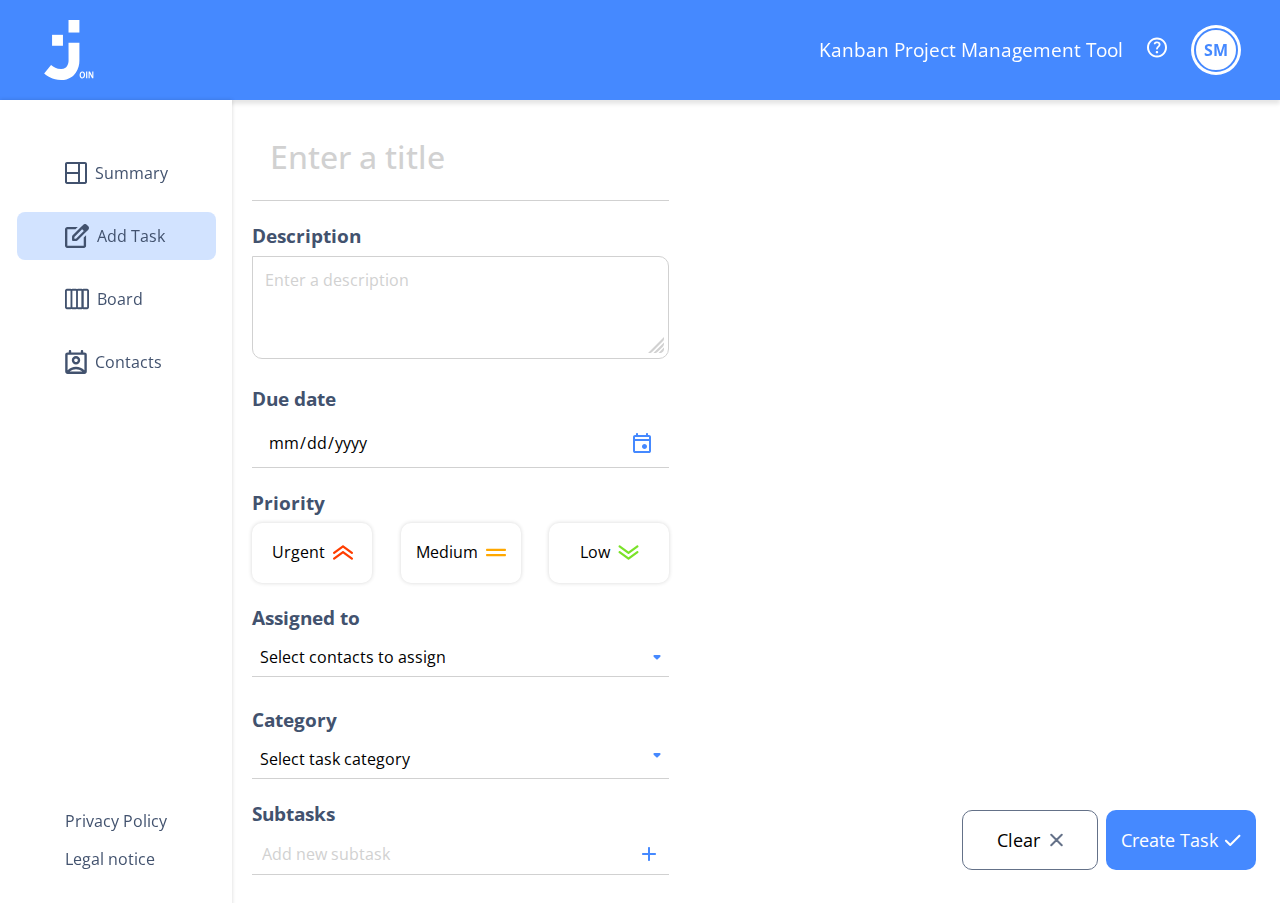
<file: add-task.html>
<!DOCTYPE html>
<html lang="en">
  <head>
    <meta charset="UTF-8" />
    <meta name="viewport" content="width=device-width, initial-scale=1.0" />
    <title>Document</title>
    <!-- <link rel="stylesheet" href="./assets/css/style.css" /> -->
    <link rel="stylesheet" href="./assets/css/board.css" />
    <!-- <link rel="stylesheet" href="./assets/css/contacts.css" /> -->
    <link rel="preconnect" href="https://fonts.googleapis.com" />
    <link rel="preconnect" href="https://fonts.gstatic.com" crossorigin />
    <link
      href="https://fonts.googleapis.com/css2?family=Open+Sans:wght@300;400;500&display=swap"
      rel="stylesheet"
    />
    <link
      rel="shortcut icon"
      href="./assets/img/icon-board.png"
      type="image/x-icon"
    />
    <link rel="stylesheet" href="./assets/css/add-task.css" />

    <script src="./assets/js/storage.js"></script>
  </head>

  <body onload="init()">
    <!--Just for Info-->
    <div
      class="w3-include"
      w3-include-html="./assets/templates/header_nav.html"
    ></div>
    <main>
      <div class="toast"></div>
      <div class="add-task-wrapper">
        <div class="add-task-modal-headline-wrapper">
          <textarea
            class="add-task-modal-headline"
            placeholder="Enter a title"
            required
          ></textarea>
        </div>
        <p class="title-message required-message d-none" id="title-message">
          This field is required
        </p>
        <div class="add-task-description">
          <span class="add-task-span">Description</span>
          <div class="add-task-textarea-wrapper">
            <img
              class="resize-handler"
              src="./assets/img/resize-handler.svg"
              alt=""
            />
            <textarea
              class="add-task-description-textarea"
              type="text"
              placeholder="Enter a description"
              required
            ></textarea>
          </div>
          <p
            class="description-message required-message d-none"
            id="description-message"
          >
            This field is required
          </p>
        </div>
        <div class="add-task-date">
          <span class="add-task-span">Due date</span>
          <input
            class="add-task-date-input"
            type="date"
            placeholder=""
            value=""
            required
          />
        </div>
        <p class="date-message required-message d-none" id="date-message">
          This field is required
        </p>
        <div class="add-task-priority">
          <span class="add-task-span">Priority</span>
          <div class="add-task-priority-btn-wrapper">
            <div class="add-task-priority-btn add-task-edit-urgent">
              <span>Urgent</span>
              <img src="./assets/img/highprio.svg" alt="" />
            </div>
            <div class="add-task-priority-btn add-task-edit-medium">
              <span>Medium</span>
              <img src="./assets/img/mediumprio.svg" alt="" />
            </div>
            <div class="add-task-priority-btn add-task-edit-low">
              <span>Low</span>
              <img src="./assets/img/lowprio.svg" alt="" />
            </div>
          </div>
          <p
            class="priority-message required-message d-none"
            id="priority-message"
          >
            This field is required
          </p>
        </div>
        <div class="add-task-assigned-to">
          <span class="add-task-span">Assigned to</span>
          <div class="add-task-assigned-to-input-wrapper">
            <input
              class="add-task-assigned-to-input"
              type="text"
              placeholder="Select contacts to assign"
              required
            />
            <img
              id="add-task-show-contacts-btn"
              class="add-task-show-contacts-btn"
              src="./assets/img/arrow_drop_down.svg"
              alt=""
              onclick="toggleContactsInAddTaskModal()"
            />
          </div>
          <p
            class="assignee-message required-message d-none"
            id="assignee-message"
          >
            This field is required
          </p>
          <div class="add-task-assigned-to-badges d-none"></div>
          <button class="add-task-add-contact-btn d-none">
            Add new contact <img src="./assets/img/person_add.svg" alt="" />
          </button>
        </div>
        <div class="add-task-contact-badges-container"></div>
        <div class="add-task-category">
          <span class="add-task-span">Category</span>
          <div
            class="add-task-category-wrapper"
            onclick="toggleCategoriesInAddTaskModal()"
          >
            <div
              class="select-category"
              type="text"
              placeholder="Select contacts to assign"
            >
              Select task category
            </div>
            <img
              class="add-task-show-categories-btn"
              src="./assets/img/arrow_drop_down.svg"
              alt=""
            />
          </div>
          <p
            class="category-message required-message d-none"
            id="category-message"
          >
            This field is required
          </p>
          <div class="category-options">
            <div class="add-task-category-user-story">User Story</div>
            <div class="add-task-category-technical-task">Technical Task</div>
          </div>
        </div>
        <div class="add-task-edit-subtasks">
          <span class="add-task-span">Subtasks</span>
          <div class="add-task-subtasks-input-wrapper">
            <input
              class="add-task-subtasks-input"
              type="text"
              placeholder="Add new subtask"
              required
            />
            <div class="add-task-subtasks-icons-wrapper">
              <div class="add-task-clear-wrapper">
                <img src="./assets/img/clear-lightblue.svg" alt="" />
              </div>
              <div class="add-task-subtasks-icons-divider"></div>
              <div class="add-task-plus-wrapper">
                <img
                  class="add-task-subtasks-icon-add"
                  src="./assets/img/Subtask's icons.svg"
                  alt=""
                />
                <img
                  class="add-task-subtasks-plus-icon"
                  src="./assets/img/plusiconsubtask.svg"
                  alt=""
                />
              </div>
            </div>
          </div>
          <div class="added-subtasks"></div>
          <div class="add-task-task-input"></div>
          <div class="add-task-confirm-btn">
            <!-- <button type="submit" id="board-add-task-btn" onclick="createNewTask()">Create Task <img src="./assets/img/check.svg" alt=""></button> -->
            <button class="clear-btn" onclick="clearNewTask()">
              Clear
              <img src="./assets/img/x.svg" alt="" />
            </button>
            <button
              class="create-task-btn"
              type="submit"
              id="board-add-task-btn"
              onclick="validateForm()"
            >
              Create Task <img src="./assets/img/check.svg" alt="" />
            </button>
          </div>
        </div>
      </div>
    </main>

    <script src="./assets/js/header_nav.js"></script>
    <script src="./assets/js/add-task.js"></script>
    <script src="./assets/js/add-task_HTML.js"></script>
    <script src="./assets/js/board_add-task-modal-validation.js"></script>
  </body>
</html>
</file>
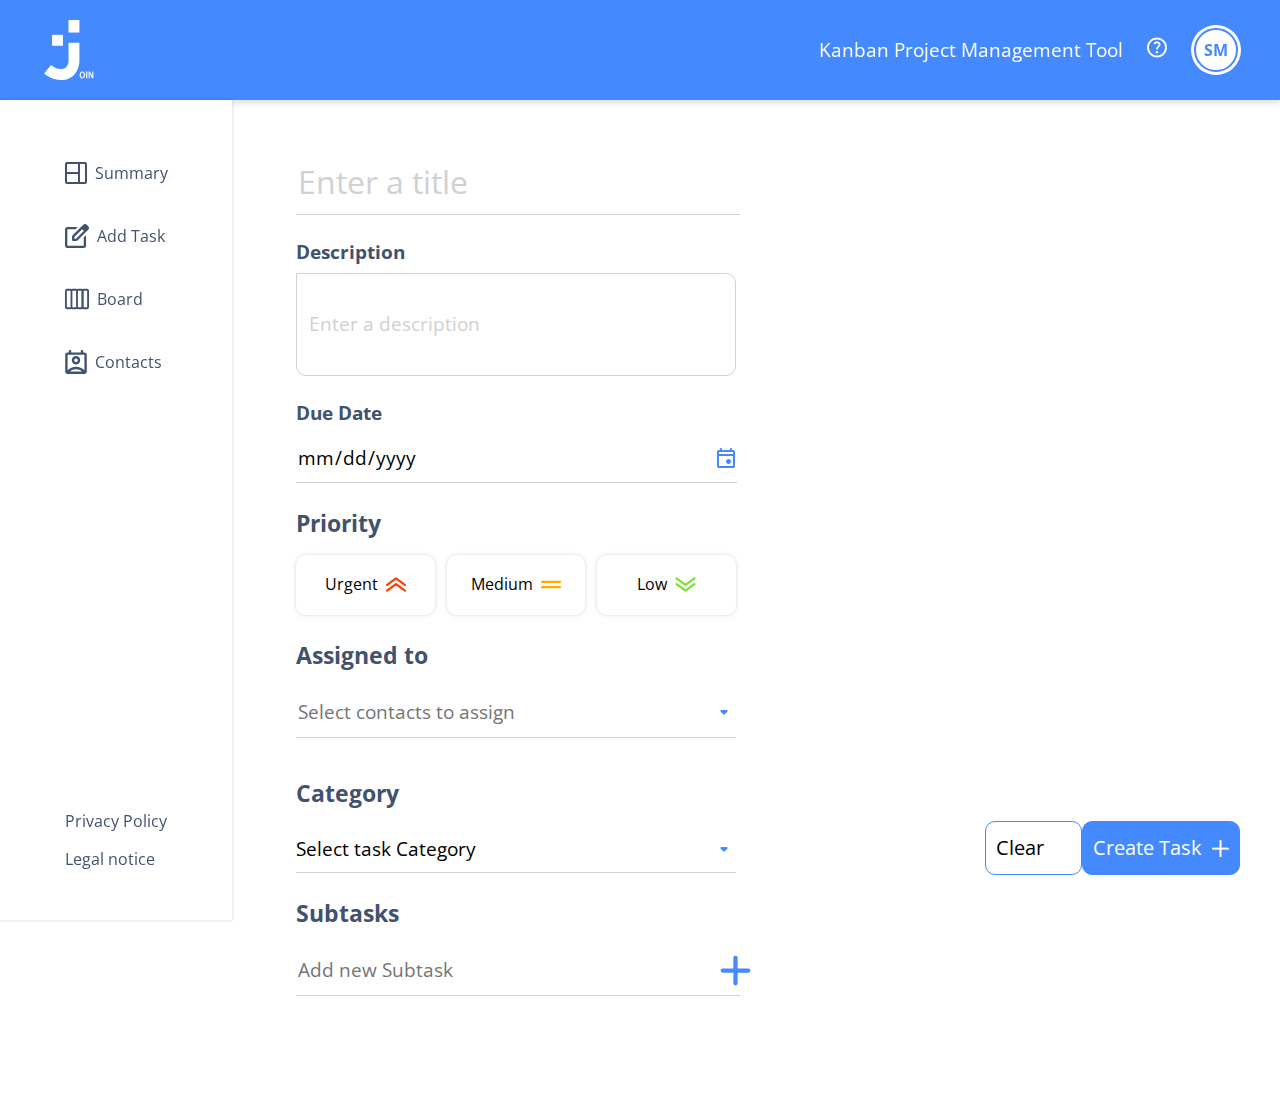
<file: add_task.html>
<!DOCTYPE html>
<html lang="en">
  <head>
    <meta charset="UTF-8" />
    <meta name="viewport" content="width=device-width, initial-scale=1.0" />
    <title>Document</title>
    <link rel="stylesheet" href="./assets/css/style.css" />
    <link rel="stylesheet" href="./assets/css/board.css" />
    <!-- <link rel="stylesheet" href="./assets/css/contacts.css" /> -->
    <link rel="preconnect" href="https://fonts.googleapis.com" />
    <link rel="preconnect" href="https://fonts.gstatic.com" crossorigin />
    <link
      href="https://fonts.googleapis.com/css2?family=Open+Sans:wght@300;400;500&display=swap"
      rel="stylesheet"
    />
    <link
      rel="shortcut icon"
      href="./assets/img/icon-board.png"
      type="image/x-icon"
    />
    <script src="./assets/js/tasks.js"></script>
    <script src="./assets/js/HTMLTemplates.js"></script>
    <script src="./assets/js/storage.js"></script>
    <script src="./assets/js/help.js"></script>
  </head>

  <body onload="init()">
    <!--Just for Info-->
    <div
      class="w3-include"
      w3-include-html="./assets/templates/header_nav.html"
    ></div>

    <section class="main-page-task">
      <div class="scroll-container">
        <section class="create-task" id="createTask">
          <div class="description">
            <div id="titleEle">
              <form action="">
                <input
                  type="text"
                  placeholder="Enter a title"
                  id="titleInput"
                  class="title-input"
                  required
                />
                <p class="error-message" id="titleError">
                  Bitte fülle dieses Feld aus.
                </p>
              </form>
            </div>
            <div id="descriptionEle">
              <h5 class="section-headers">Description</h5>
              <input
                type="text"
                placeholder="Enter a description"
                id="descriptionInput"
                class="description-input"
                required
                style="
                  text-align: left;
                  direction: ltr;
                  color: black;
                  padding-top: 0;
                  padding-bottom: 0;
                "
              />

              <p class="error-message" id="descriptionError">
                Bitte fülle dieses Feld aus.
              </p>
            </div>
            <div id="date">
              <h5 class="section-headers">Due Date</h5>
              <input
                type="date"
                placeholder="dd/mm/yyyy"
                class="custom-input date-input"
                id="choosedDate"
                required
                min="${currentDate}"
              />
              <p class="error-message" id="dateError">
                Bitte fülle dieses Feld aus.
              </p>
            </div>
          </div>
          <div id="priority" class="priority">
            <h5 class="section-headers">Priority</h5>
            <div class="help-div">
              <div class="edit-priority-tasks">
                <div class="priority-btn edit-urgent">
                  <span>Urgent</span>
                  <img src="./assets/img/highprio.svg" alt="" />
                </div>
                <div class="priority-btn edit-medium">
                  <span>Medium</span>
                  <img src="./assets/img/mediumprio.svg" alt="" />
                </div>
                <div class="priority-btn edit-low">
                  <span>Low</span>
                  <img src="./assets/img/lowprio.svg" alt="" />
                </div>
              </div>
              <div></div>
              <p class="error-message" id="priorityError">
                Bitte fülle dieses Feld aus.
              </p>
            </div>
          </div>
          <div id="assignedTo" class="assigned-to-helper">
            <h5 class="section-headers">Assigned to</h5>
            <div onclick="renderSelectOptionsPersons()" class="add-task-assigned-to-input-wrapper">
              <input
                type="text"
                readonly
                class="assigned-to"
                placeholder="Select contacts to assign"
                onchange="renderSelectOptionsPersons()"
              />
              <img id="add-task-show-contacts-btn"
                class="add-task-show-contacts-btn"
                onchange="renderSelectOptionsPersons()"
                src="./assets/img/arrow_drop_down.svg"
              ></img>
            </div>
            <div class="d-none contact-list" id="contactList"></div>
            <div id="choosedContacts"></div>
            <div>
              <button
                class="d-none add-new-contact"
                id="addNewContact"
                onclick="openContactHTML()"
              >
                Add new Contact <img src="./assets/img/person_add.svg" alt="" />
              </button>
            </div>

          </div>
          <div class="contact-badges-container-task"></div>
          <p class="error-message" id="assigneesError">
            Bitte fülle dieses Feld aus.
          </p>
          <div id="category" class="category-helper">
            <h5 class="section-headers">Category</h5>
            <select
              name="category"
              id="selectedCategory"
              class="category arrow-up-normal"
              style="color: black"
            >
              <option value="" disabled selected style="color: black">
                Select task Category
              </option>
            </select>
            <p class="error-message" id="categoryError">
              Bitte fülle dieses Feld aus.
            </p>
          </div>
          <div id="subTasks" class="sub-task-helper">
            <h5 class="section-headers">Subtasks</h5>
            <div class="input-subtask-wrapper">
              <input
                type="text"
                id="selectedSubtask"
                placeholder="Add new Subtask"
                class="sub-task"
                required
                style="color: black"
              />
              <div class="default-add-wrapper" id="default-input">
                <img
                  src="./assets/img/plusiconsubtask.svg"
                  alt=""
                  onclick="subtasksFormValidation()"
                />
              </div>
              <div class="add-delete-wrapper d-none" id="add-input">
                <img
                  src="./assets/img/close.svg"
                  alt=""
                  id="close-input"
                  class="close-input"
                  onclick="resetInputSubtask()"
                />
                <img
                  src="./assets/img/Subtask's icons.svg"
                  alt=""
                  class="add-input"
                  onclick="addSubtaskToList(0, 0)"
                />
              </div>
            </div>
            <div id="showTask" class="manuel-task"></div>
            <p class="error-message" id="subtaskError">
              Bitte fülle dieses Feld aus.
            </p>
          </div>
          <div id="renderedSubtask"></div>
        </section>
      </div>
      <div class="main-page-right">
        <div class="rendered-add-contact" id="contactForumlar"></div>
        <div class="button-for-create">
          <button class="search-clear-task-btn" onclick="clearTask()">
            Clear <img src="./assets/img/add-task-plus.png" alt="" />
          </button>
          <button
            class="search-add-task-task"
            onclick="createTask()"
            id="createTaskBtn"
          >
            Create Task <img src="./assets/img/add-task-plus.png" alt="" />
          </button>
        </div>
      </div>
    </section>
    <script src="./assets/js/header_nav.js"></script>
  </body>
</html>
</file>
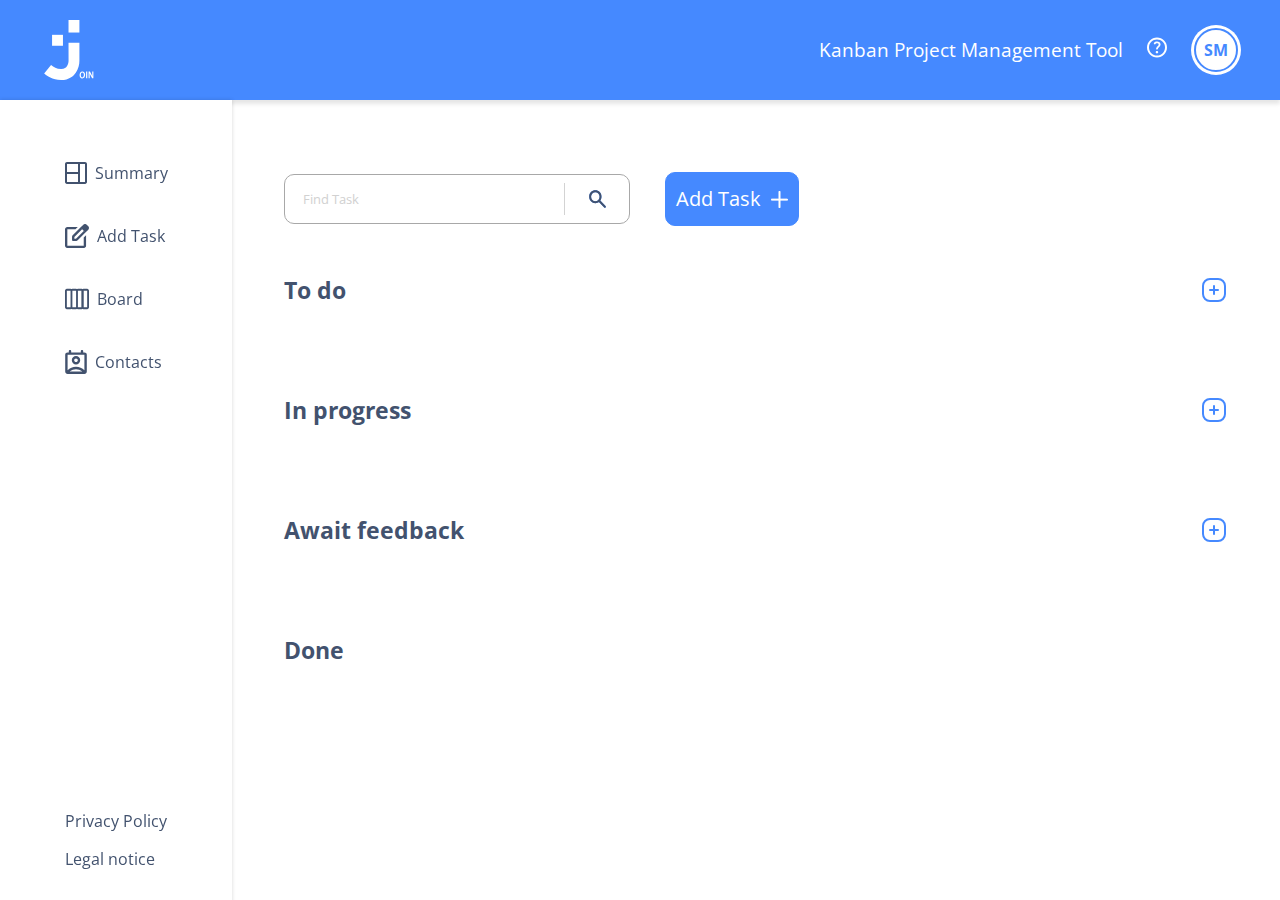
<file: board.html>
<!DOCTYPE html>
<html lang="en">
<head>
    <meta charset="UTF-8">
    <meta name="viewport" content="width=device-width, initial-scale=1.0">
    <title>Board</title>
    <link rel="stylesheet" href="./assets/css/board.css">
    <link rel="preconnect" href="https://fonts.googleapis.com">
    <link rel="preconnect" href="https://fonts.gstatic.com" crossorigin>
    <link href="https://fonts.googleapis.com/css2?family=Open+Sans:wght@300;400;500&display=swap" rel="stylesheet">
    <link
      href="https://fonts.googleapis.com/css2?family=Inter:wght@100;200;300;400;500;600&display=swap"
      rel="stylesheet"
    />
    <link rel="shortcut icon" href="./assets/img/fav_icon_blue.svg" type="image/x-icon">
    <script src="./assets/js/storage.js"></script>
    <!-- <script src="./assets/js/tasks.js"></script> -->
</head>

<body onload="initBoard()">
    <div class="toast"></div>
    <div class="overlay hidden"></div>
    <div class="w3-include" w3-include-html="./assets/templates/header_nav.html"></div>
    <div class="modal hidden"></div>
    <div class="delete-modal d-none">
        <p style="font-size: 30px">❗</p>
        <h3>Are you sure you want to delete this task?</h3>
        <p>This will delete this task permanently. You cannot undo this action.</p>
        <div class="delete-modal-buttons">
            <button class="delete-modal-delete-btn">Delete</button>
            <button class="delete-modal-cancel-btn">Cancel</button>
        </div>
    </div>
    
    <main>
        <div class="search-task-container">
            <div class="search-container">
                <input class="find-task" id="search-query" placeholder="Find Task" type="text">
                <div class="search-icon">
                    <div class="divider"></div>
                    <div class="search-btn-wrapper">
                        <img class="search-btn search-btn-hover" src="./assets/img/search-blue.svg" alt="">
                        <img class="search-btn search-btn-grey" src="./assets/img/search.svg" alt="">
                    </div>
                </div>
            </div>
            <button class="search-add-task">Add Task <img src="./assets/img/add-task-plus.png" alt=""></button>
        </div>
        <div class="board">
            <!-- <div class="board-header-container">
                <div class="board-headers">
                    <span>To do</span>
                    <img src="./assets/img/plus-btn.png" alt="">
                </div>
                <div class="board-headers">
                    <span>In progress</span>
                    <img src="./assets/img/plus-btn.png" alt="">
                </div>
                <div class="board-headers">
                    <span>Await feedback</span>
                    <img src="./assets/img/plus-btn.png" alt="">
                </div>
                <div class="board-headers">
                    <span>Done</span>
                </div> -->
            </div>
            <div class="board-distribution">
                <div class="board-category to-do-container">
                    <div class="board-headers">
                        <span>To do</span>
                        <div class="plus-btn-container" id="plus-btn-container-todo">
                            <img class="add-task-plus-darkblue" src="./assets/img/add-task-plus-darkblue.svg" alt="">
                            <img class="add-task-plus-lightblue" src="./assets/img/add-task-plus-lightblue.svg" alt="">
                        </div>
                        
                    </div>
                    <div class="board-column to-do" id="to-do">
                        <div class="board-column-new to-do-cards" ></div>
                    </div>
                </div>
                <div class="board-category in-progress-container">
                    <div class="board-headers">
                        <span>In progress</span>
                        <div class="plus-btn-container" id="plus-btn-container-in-progress">
                            <img class="add-task-plus-darkblue" src="./assets/img/add-task-plus-darkblue.svg" alt="">
                            <img class="add-task-plus-lightblue" src="./assets/img/add-task-plus-lightblue.svg" alt="">
                        </div>
                    </div>
                    <div class="board-column in-progress" id="in-progress">
                        <div class="board-column-new in-progress-cards" ></div>
                    </div>
                </div>
                <div class="board-category await-feedback-container">
                    <div class="board-headers">
                        <span>Await feedback</span>
                        <div class="plus-btn-container" id="plus-btn-container-await-feedback">
                            <img class="add-task-plus-darkblue" src="./assets/img/add-task-plus-darkblue.svg" alt="">
                            <img class="add-task-plus-lightblue" src="./assets/img/add-task-plus-lightblue.svg" alt="">
                        </div>
                    </div>
                    <div class="board-column await-feedback" id="await-feedback">
                        <div class="board-column-new await-feedback-cards" ></div>
                    </div>
                </div>
                <div class="board-category done-container">
                    <div class="board-headers">
                        <span>Done</span>
                    </div>
                    <div class="board-column done" id="done">
                        <div class="board-column-new done-cards" ></div>
                    </div>
                </div>
            </div>
            </div>
        </div>
        <div class="add-task-modal">
            
            <h2>Add task</h2>
            <div class="add-task-close-modal-wrapper">
                <div class="add-task-close-btn-wrapper">
                    <img class="add-task-close-btn" src="./assets/img/close.svg" alt="" >
                </div>
            </div>
            <div class="add-task-modal-wrapper">
                
                <div class="add-task-modal-headline-wrapper">
                    <textarea class="add-task-modal-headline" placeholder="Enter a title" required></textarea>
                </div>
                <p class="title-message required-message d-none" id="title-message">This field is required</p>
                <div class="add-task-description">
                    <span class="add-task-span">Description</span>
                    <div class="add-task-textarea-wrapper">
                        <img class="resize-handler" src="./assets/img/resize-handler.svg" alt="">
                        <textarea class="add-task-description-textarea" type="text" placeholder="Enter a description" required></textarea>
                    </div>
                    <p class="description-message required-message d-none" id="description-message">This field is required</p>
                </div>
                <div class="add-task-date">
                    <span class="add-task-span">Due date</span>
                    <input class="add-task-date-input" type="date" placeholder="" value="" required>
                </div>
                <p class="date-message required-message d-none" id="date-message">This field is required</p>
                <div class="add-task-priority">
                    <span class="add-task-span">Priority</span>
                    <div class="add-task-priority-btn-wrapper">
                        <div class="add-task-priority-btn add-task-edit-urgent">
                            <span>Urgent</span>
                            <img src="./assets/img/highprio.svg" alt="">
                        </div>
                        <div class="add-task-priority-btn add-task-edit-medium">
                            <span>Medium</span>
                            <img src="./assets/img/mediumprio.svg" alt="">
                        </div>
                        <div class="add-task-priority-btn add-task-edit-low">
                            <span>Low</span>
                            <img src="./assets/img/lowprio.svg" alt="">
                        </div>
                    </div>
                    <p class="priority-message required-message d-none" id="priority-message">This field is required</p>
                </div>
                <div class="add-task-assigned-to">
                    <span class="add-task-span">Assigned to</span>
                    <div class="add-task-assigned-to-input-wrapper">
                        <input class="add-task-assigned-to-input" type="text" placeholder="Select contacts to assign" required>
                        <img id="add-task-show-contacts-btn" class="add-task-show-contacts-btn" src="./assets/img/arrow_drop_down.svg" alt="" onclick="toggleContactsInAddTaskModal()">
                    </div>
                    <p class="assignee-message required-message d-none" id="assignee-message">This field is required</p>
                    <div class="add-task-assigned-to-badges d-none"></div>
                    <button class="add-task-add-contact-btn d-none">Add new contact <img src="./assets/img/person_add.svg" alt=""></button>
                </div>
                <div class="add-task-contact-badges-container"></div>
                <div class="add-task-category">
                    <span class="add-task-span">Category</span>
                    <div class="add-task-category-wrapper" onclick="toggleCategoriesInAddTaskModal()">
                        <div class="select-category" type="text" placeholder="Select contacts to assign">Select task category</div>
                        <img class="add-task-show-categories-btn" src="./assets/img/arrow_drop_down.svg" alt="">
                    </div>
                    <p class="category-message required-message d-none" id="category-message">This field is required</p>
                    <div class="category-options">
                        <div class="add-task-category-user-story">User Story</div>
                        <div class="add-task-category-technical-task">Technical Task</div>
                    </div>
                </div>
                <div class="add-task-edit-subtasks">
                    <span class="add-task-span">Subtasks</span>
                    <div class="add-task-subtasks-input-wrapper">
                        <input class="add-task-subtasks-input" type="text" placeholder="Add new subtask" required>
                        <div class="add-task-subtasks-icons-wrapper">
                            <div class="add-task-clear-wrapper">
                                <img src="./assets/img/clear-lightblue.svg" alt="">
                            </div>
                            <div class="add-task-subtasks-icons-divider"></div>
                            <div class="add-task-plus-wrapper">
                                <img class="add-task-subtasks-icon-add" src="./assets/img/Subtask's icons.svg" alt="">
                                <img class="add-task-subtasks-plus-icon" src="./assets/img/plusiconsubtask.svg" alt="">
                            </div>
                        </div>
                    </div>
                    <div class="added-subtasks"></div>
                    <div class="add-task-task-input"></div>
                    <div class="add-task-confirm-section">
                        <!-- <button type="submit" id="board-add-task-btn" onclick="createNewTask()">Create Task <img src="./assets/img/check.svg" alt=""></button> -->
                        <button type="submit" id="board-add-task-btn" onclick="validateForm()">Create Task <img src="./assets/img/check.svg" alt=""></button>

                    </div>
                </div>
                
            </div>
        </div>
    </main>
    <script src="./assets/js/header_nav.js"></script>
    <script src="./assets/js/board.js"></script>
    <script src="./assets/js/board_HTML.js"></script>
    <script src="./assets/js/board_delete-modal.js"></script>
    <script src="./assets/js/board_add-task-modal.js"></script>
    <script src="./assets/js/board_edit-modal.js"></script>
    <script src="./assets/js/board_add-task-modal-validation.js"></script>
    
</body>
</html>
</file>
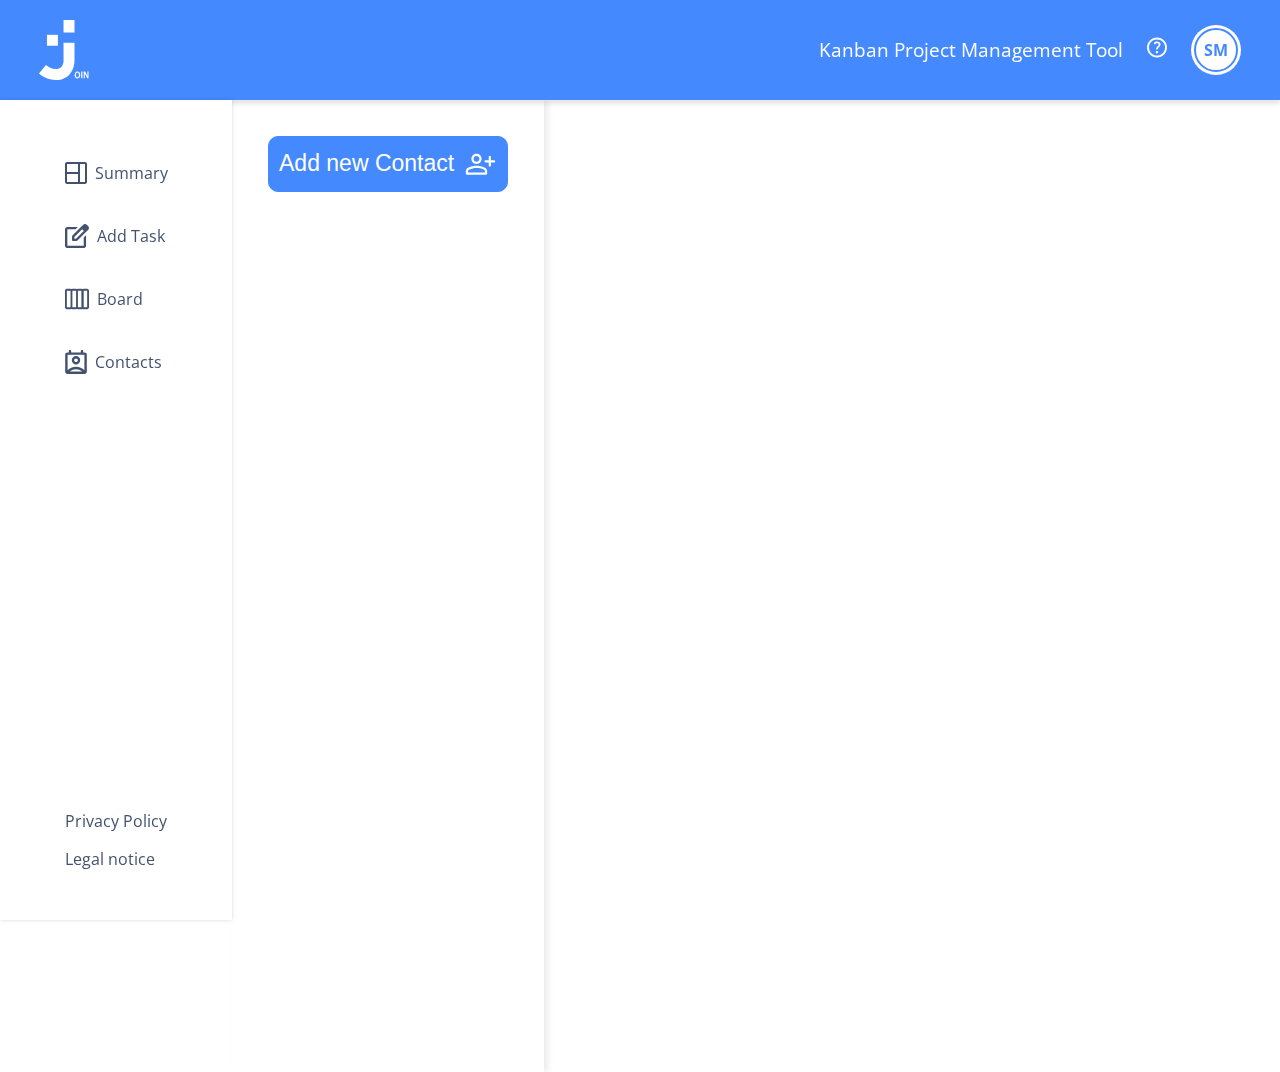
<file: contacts.html>
<!DOCTYPE html>
<html lang="en">
  <head>
    <meta charset="UTF-8" />
    <meta name="viewport" content="width=device-width, initial-scale=1.0" />
    <title>Contacts</title>
    <link
      rel="shortcut icon"
      href="./assets/img/fav_icon_blue.svg"
      type="image/x-icon"
    />

    <link rel="preconnect" href="https://fonts.googleapis.com" />
    <link rel="preconnect" href="https://fonts.gstatic.com" crossorigin />
    <link
      href="https://fonts.googleapis.com/css2?family=Open+Sans:wght@300;400;500&display=swap"
      rel="stylesheet"
    />
    <link
      href="https://fonts.googleapis.com/css2?family=Inter:wght@100;200;300;400;500;600&display=swap"
      rel="stylesheet"
    />
    <script src="./assets/js/storage.js"></script>
    <link rel="stylesheet" href="./assets/css/contacts-new.css" />
  </head>
  <body onload="init()">
    <div class="toast">Ich bin bei Toast</div>
    <div class="delete-modal d-none">
      <p style="font-size: 30px">❗</p>
      <h3>Are you sure you want to delete this contact?</h3>
      <p>This will delete this contact permanently.</p>
      <p>You cannot undo this action.</p>
      <div class="delete-modal-buttons">
        <button class="delete-modal-delete-btn">Delete</button>
        <button class="delete-modal-cancel-btn">Cancel</button>
      </div>
    </div>

    <!-- START: add contact modal -->
    <div class="overlay d-none" onclick="closeModal(event, 'add')"></div>
    <div class="add-contact-modal">
      <div class="close-btn-wrapper" onclick="closeModal(event, 'add')">
        <img class="close-btn" src="./assets/img/close-white.svg" alt="" />
      </div>
      <div class="modal-top">
        <img
          class="join-logo"
          src="./assets/img/capWhite.png"
          alt="Join Logo"
        />
        <h3>Add Contact</h3>
        <p>Tasks are better with a team!</p>
      </div>
      <div class="modal-bottom">
        <div class="person-wrapper">
          <img src="./assets/img/person-white.svg" alt="" srcset="" />
        </div>
        <form
          action=""
          class="add-contact-form"
          onsubmit="handleCreateContact(event)"
        >
          <div class="add-contact-input-wrapper">
            <input id="name" type="text" placeholder="Name" required />
            <img src="./assets/img/person.svg" alt="" />
          </div>
          <div class="add-contact-input-wrapper">
            <input id="email" type="email" placeholder="Email" required />
            <img src="./assets/img/mail.svg" alt="" srcset="" />
          </div>
          <div class="add-contact-input-wrapper">
            <input id="phone" type="tel" placeholder="Phone" required />
            <img src="./assets/img/call.svg" alt="" srcset="" />
          </div>
          <div class="add-contact-btn-wrapper">
            <button class="cancel-btn" onclick="closeAddContactModal(event)">
              Cancel <img src="./assets/img/x.svg" alt="" srcset="" />
            </button>
            <button class="create-contact-btn" onsubmit="createContact(event)">
              Create Contact <img src="./assets/img/check.svg" alt="" />
            </button>
          </div>
        </form>
      </div>
    </div>
    <!-- END: add contact modal -->
    <!-- START: edit modal -->
    <div class="edit-contact-modal">
      <div class="edit-close-btn-wrapper" onclick="closeModal(event, 'edit')">
        <img class="close-btn" src="./assets/img/close-white.svg" alt="" />
      </div>
      <div class="edit-modal-top">
        <img
          class="join-logo"
          src="./assets/img/capWhite.png"
          alt="Join Logo"
        />
        <h3>Edit Contact</h3>
      </div>
      <div class="modal-bottom">
        <div class="edit-badge-wrapper"></div>
        <form action="" class="add-contact-form">
          <div class="add-contact-input-wrapper">
            <input id="edit-name" type="text" placeholder="Name" required />
            <img src="./assets/img/person.svg" alt="" />
          </div>
          <div class="add-contact-input-wrapper">
            <input id="edit-email" type="email" placeholder="Email" required />
            <img src="./assets/img/mail.svg" alt="" srcset="" />
          </div>
          <div class="add-contact-input-wrapper">
            <input id="edit-phone" type="tel" placeholder="Phone" required />
            <img src="./assets/img/call.svg" alt="" srcset="" />
          </div>
          <div class="edit-contact-btn-wrapper"></div>
        </form>
      </div>
    </div>
    <!-- END: edit modal -->
    <div
      class="w3-include"
      w3-include-html="./assets/templates/header_nav.html"
    ></div>
    <main>
      <div class="outer-container">
        <div class="contacts-container-wrapper">
          <button onclick="openAddContactModal()" class="add-button">
            <span>Add new Contact</span>
            <img src="./assets/img/person_add.svg" />
          </button>

          <div id="contact-list" class="all-contact-list"></div>
        </div>
      </div>
      <!-- START: user details section -->
      <div id="user-details" class="user-details">
        <div class="details-close-btn-wrapper" onclick="closeUserDetails()">
          <img class="details-close-btn" src="./assets/img/close.svg" alt="" />
        </div>
        <div class="details-header">
          <div class="details-badge"></div>
          <div class="details-right">
            <div class="details-name"></div>
            <div class="details-btn">
              <div class="insert-edit-btn"></div>
              <div class="insert-delete-btn"></div>
            </div>
          </div>
        </div>
        <div class="details-bottom">
          <span class="details-information">Contact Information</span>
          <div class="details-email">
            <span class="details-email-description">Email</span>
            <span class="details-email-content"></span>
          </div>
          <div class="details-phone">
            <span class="details-phone-description">Phone</span>
            <span class="details-phone-number"></span>
          </div>
        </div>
      </div>
      <!-- END: user details section -->
    </main>

    <script src="./assets/js/header_nav.js"></script>
    <script src="./assets/js/contacts-new.js"></script>
    <script src="./assets/js/contacts_HTML.js"></script>
  </body>
</html>
</file>
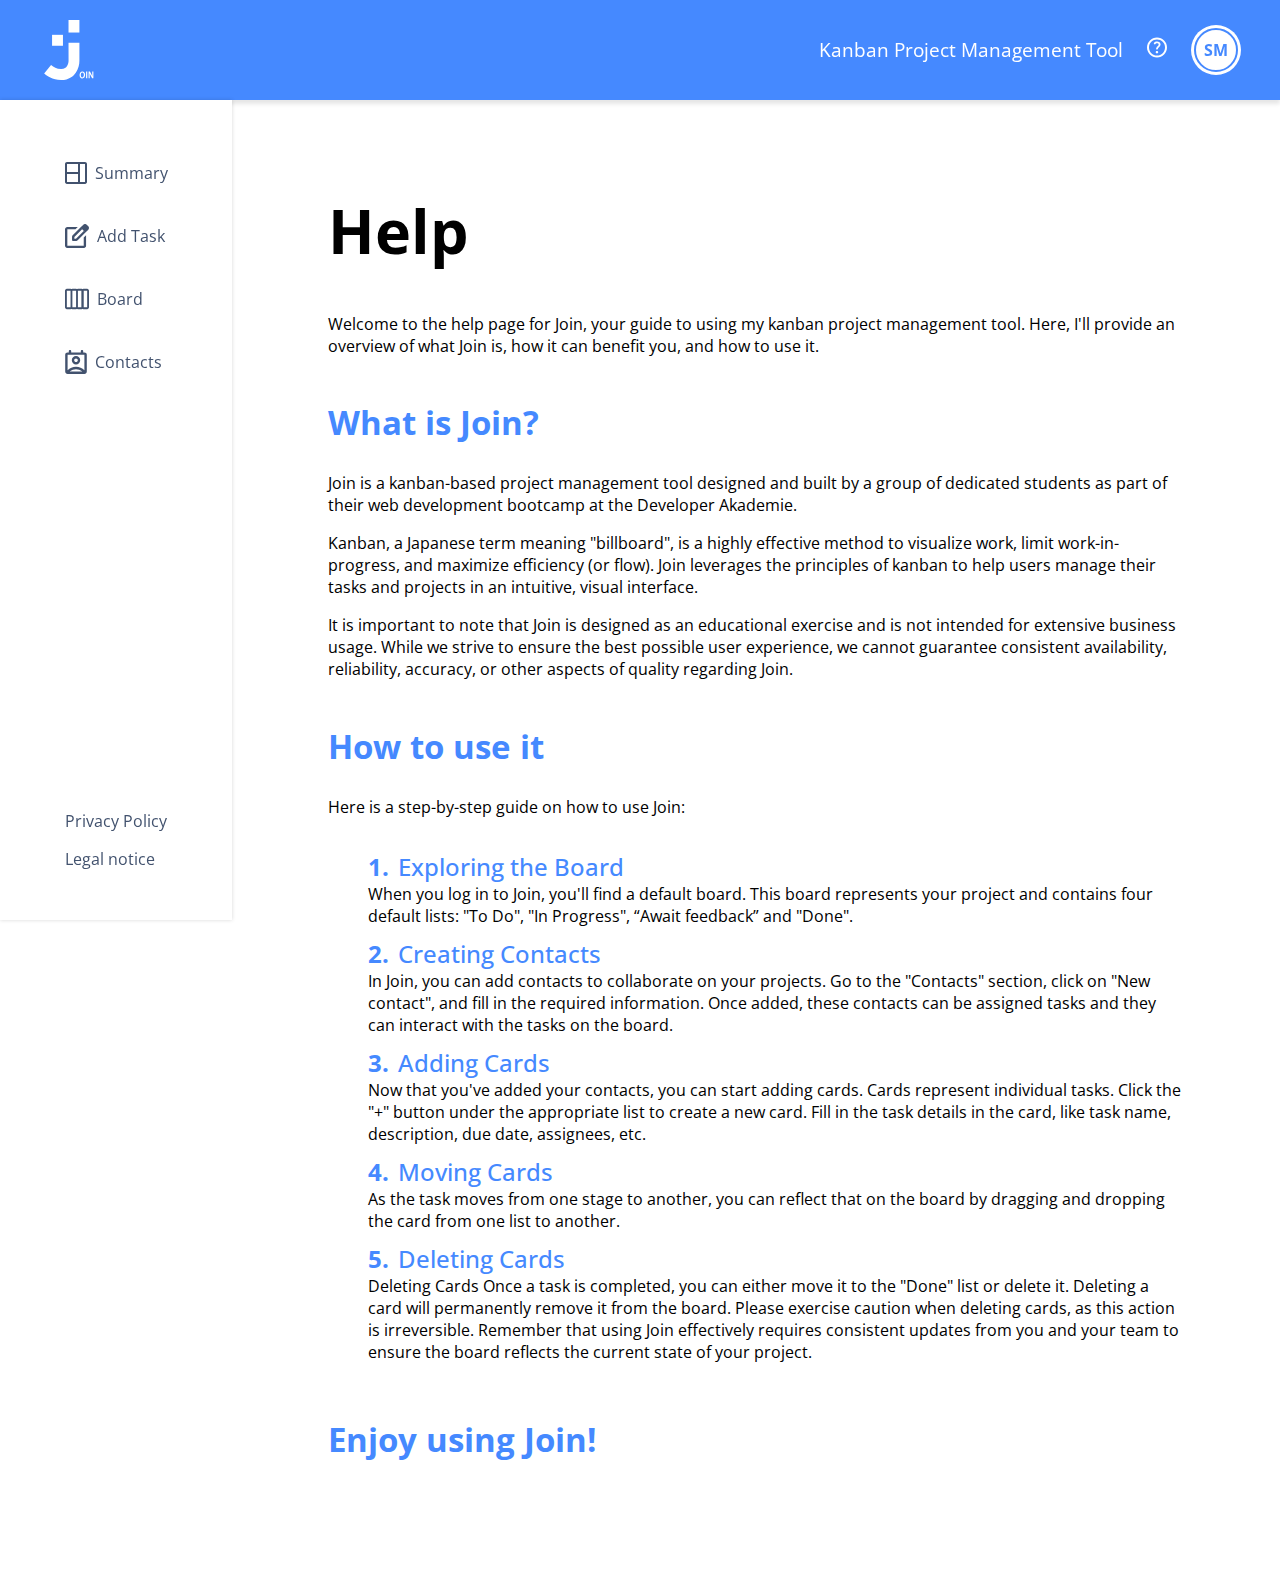
<file: help-new.html>
<!DOCTYPE html>
<html lang="en">
  <head>
    <meta charset="UTF-8" />
    <meta name="viewport" content="width=device-width, initial-scale=1.0" />
    <title>Help</title>
    <link rel="icon" type="image/x-icon" href="./assets/img/join-logo.svg" />
    <link
      href="https://fonts.googleapis.com/css2?family=Open+Sans:wght@300;400;500&display=swap"
      rel="stylesheet"
    />
    <link
      href="https://fonts.googleapis.com/css2?family=Inter:wght@100;200;300;400;500;600&display=swap"
      rel="stylesheet"
    />
    <link rel="stylesheet" href="./assets/css/board.css" />
    <link rel="stylesheet" href="./assets/css/help-new.css" />
  </head>
  <body onload="init()">
    <div
      class="w3-include"
      w3-include-html="./assets/templates/header_nav.html"
    ></div>

    <main>
      <h1>Help</h1>
      <p>
        Welcome to the help page for Join, your guide to using my kanban project
        management tool. Here, I'll provide an overview of what Join is, how it
        can benefit you, and how to use it.
      </p>
      <h2>What is Join?</h2>
      <p>
        Join is a kanban-based project management tool designed and built by a
        group of dedicated students as part of their web development bootcamp at
        the Developer Akademie.
      </p>
      <p>
        Kanban, a Japanese term meaning "billboard", is a highly effective
        method to visualize work, limit work-in-progress, and maximize
        efficiency (or flow). Join leverages the principles of kanban to help
        users manage their tasks and projects in an intuitive, visual interface.
      </p>
      <p>
        It is important to note that Join is designed as an educational exercise
        and is not intended for extensive business usage. While we strive to
        ensure the best possible user experience, we cannot guarantee consistent
        availability, reliability, accuracy, or other aspects of quality
        regarding Join.
      </p>
      <h2>How to use it</h2>
      <p>Here is a step-by-step guide on how to use Join:</p>
      <ol>
        <li>
          <span>Exploring the Board</span><br />When you log in to Join, you'll
          find a default board. This board represents your project and contains
          four default lists: "To Do", "In Progress", “Await feedback” and
          "Done".
        </li>
        <li>
          <span>Creating Contacts</span><br />In Join, you can add contacts to
          collaborate on your projects. Go to the "Contacts" section, click on
          "New contact", and fill in the required information. Once added, these
          contacts can be assigned tasks and they can interact with the tasks on
          the board.
        </li>
        <li>
          <span>Adding Cards</span><br />Now that you've added your contacts,
          you can start adding cards. Cards represent individual tasks. Click
          the "+" button under the appropriate list to create a new card. Fill
          in the task details in the card, like task name, description, due
          date, assignees, etc.
        </li>
        <li>
          <span>Moving Cards</span><br />As the task moves from one stage to
          another, you can reflect that on the board by dragging and dropping
          the card from one list to another.
        </li>
        <li>
          <span>Deleting Cards</span><br />Deleting Cards Once a task is
          completed, you can either move it to the "Done" list or delete it.
          Deleting a card will permanently remove it from the board. Please
          exercise caution when deleting cards, as this action is irreversible.
          Remember that using Join effectively requires consistent updates from
          you and your team to ensure the board reflects the current state of
          your project.
        </li>
      </ol>
      <h2>Enjoy using Join!</h2>
    </main>
    <script src="./assets/js/header_nav.js"></script>
    <script src="./assets/js/help-new.js"></script>
  </body>
</html>
</file>
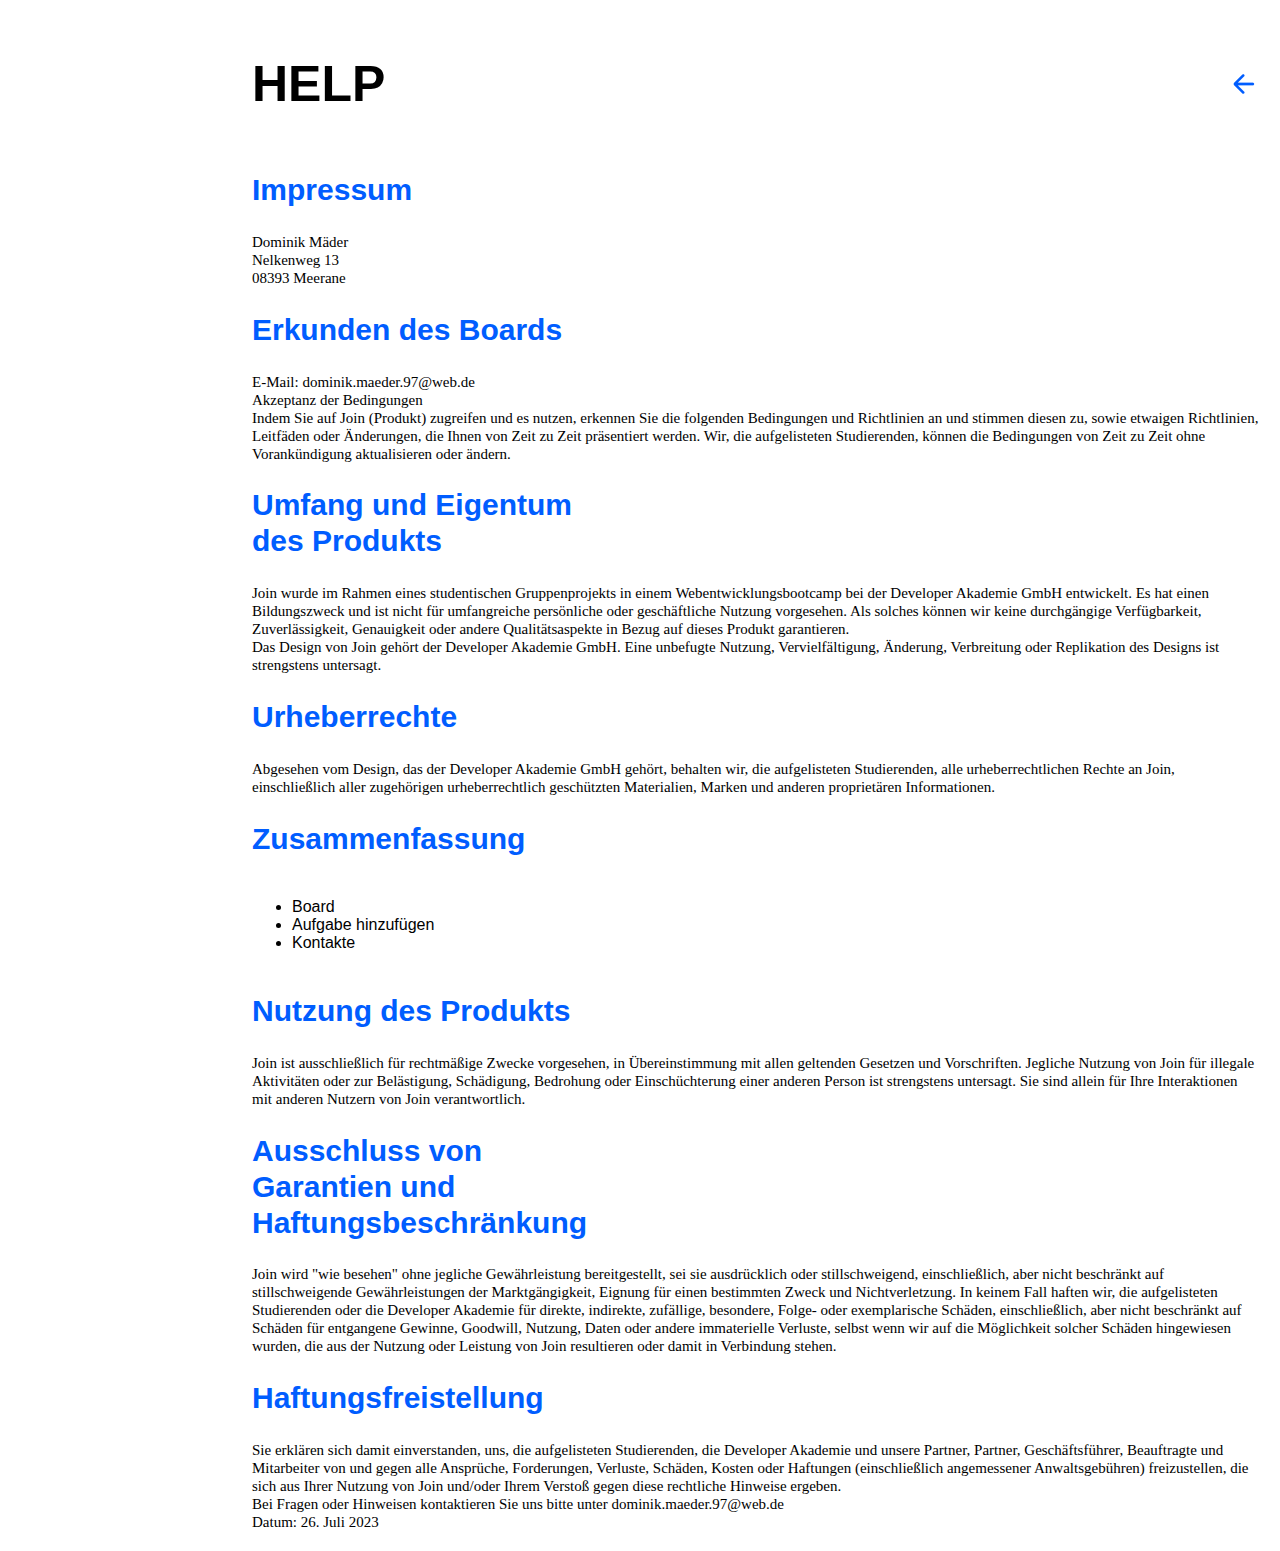
<file: help.html>
<!DOCTYPE html>
<html lang="en">
<head>
    <meta charset="UTF-8">
    <meta name="viewport" content="width=device-width, initial-scale=1.0">
    <title>Help</title>
    <link rel="stylesheet" href="./assets/css/help.css">
    <script src="./assets/js/help.js"></script>
    <script src="./assets/js/header_nav.js"></script>
    <link rel="stylesheet" href="./assets/css/board.css" />
    <link rel="shortcut icon" href="./assets/img/fav_icon_blue.svg" type="image/x-icon">
</head>
<body onload="init()">
    <div class="w3-include" w3-include-html="./assets/templates/header_nav.html"></div>

    <div class="container">
        <div class="navbarLeft"></div>

        <div class="main">
            <div class="mainHead">
                <h1>HELP</h1>
                <img onclick="backButton()" id="backButton" src="./assets/img/arrowLeft.png" alt="">
            </div>

            <h2>Impressum</h2>
            <p>Dominik Mäder</p>
            <p>Nelkenweg 13</p>
            <p>08393 Meerane</p>
        
            <h2>Erkunden des Boards</h2>
            <p>E-Mail: dominik.maeder.97@web.de</p>
            <p>Akzeptanz der Bedingungen</p>
            <p>Indem Sie auf Join (Produkt) zugreifen und es nutzen, erkennen Sie die folgenden Bedingungen und Richtlinien an
                und stimmen diesen zu, sowie etwaigen Richtlinien, Leitfäden oder Änderungen, die Ihnen von Zeit zu Zeit
                präsentiert werden. Wir, die aufgelisteten Studierenden, können die Bedingungen von Zeit zu Zeit ohne
                Vorankündigung aktualisieren oder ändern.</p>
        
            <h2>Umfang und Eigentum des Produkts</h2>
            <p>Join wurde im Rahmen eines studentischen Gruppenprojekts in einem Webentwicklungsbootcamp bei der Developer Akademie
                GmbH entwickelt. Es hat einen Bildungszweck und ist nicht für umfangreiche persönliche oder geschäftliche Nutzung
                vorgesehen. Als solches können wir keine durchgängige Verfügbarkeit, Zuverlässigkeit, Genauigkeit oder andere
                Qualitätsaspekte in Bezug auf dieses Produkt garantieren.</p>
            <p>Das Design von Join gehört der Developer Akademie GmbH. Eine unbefugte Nutzung, Vervielfältigung, Änderung,
                Verbreitung oder Replikation des Designs ist strengstens untersagt.</p>
        
            <h2>Urheberrechte</h2>
            <p>Abgesehen vom Design, das der Developer Akademie GmbH gehört, behalten wir, die aufgelisteten Studierenden, alle
                urheberrechtlichen Rechte an Join, einschließlich aller zugehörigen urheberrechtlich geschützten Materialien,
                Marken und anderen proprietären Informationen.</p>
        
            <h2>Zusammenfassung</h2>
            <ul>
                <li>Board</li>
                <li>Aufgabe hinzufügen</li>
                <li>Kontakte</li>
            </ul>
        
            <h2>Nutzung des Produkts</h2>
            <p>Join ist ausschließlich für rechtmäßige Zwecke vorgesehen, in Übereinstimmung mit allen geltenden Gesetzen und
                Vorschriften. Jegliche Nutzung von Join für illegale Aktivitäten oder zur Belästigung, Schädigung, Bedrohung oder
                Einschüchterung einer anderen Person ist strengstens untersagt. Sie sind allein für Ihre Interaktionen mit
                anderen Nutzern von Join verantwortlich.</p>
        
            <h2>Ausschluss von Garantien und Haftungsbeschränkung</h2>
            <p>Join wird "wie besehen" ohne jegliche Gewährleistung bereitgestellt, sei sie ausdrücklich oder stillschweigend,
                einschließlich, aber nicht beschränkt auf stillschweigende Gewährleistungen der Marktgängigkeit, Eignung für
                einen bestimmten Zweck und Nichtverletzung. In keinem Fall haften wir, die aufgelisteten Studierenden oder die
                Developer Akademie für direkte, indirekte, zufällige, besondere, Folge- oder exemplarische Schäden, einschließlich,
                aber nicht beschränkt auf Schäden für entgangene Gewinne, Goodwill, Nutzung, Daten oder andere immaterielle
                Verluste, selbst wenn wir auf die Möglichkeit solcher Schäden hingewiesen wurden, die aus der Nutzung oder
                Leistung von Join resultieren oder damit in Verbindung stehen.</p>
        
            <h2>Haftungsfreistellung</h2>
            <p>Sie erklären sich damit einverstanden, uns, die aufgelisteten Studierenden, die Developer Akademie und unsere
                Partner, Partner, Geschäftsführer, Beauftragte und Mitarbeiter von und gegen alle Ansprüche, Forderungen,
                Verluste, Schäden, Kosten oder Haftungen (einschließlich angemessener Anwaltsgebühren) freizustellen, die sich
                aus Ihrer Nutzung von Join und/oder Ihrem Verstoß gegen diese rechtliche Hinweise ergeben.</p>
        
            <p>Bei Fragen oder Hinweisen kontaktieren Sie uns bitte unter dominik.maeder.97@web.de</p>
        
            <p>Datum: 26. Juli 2023</p>

</body>
</html>
</file>
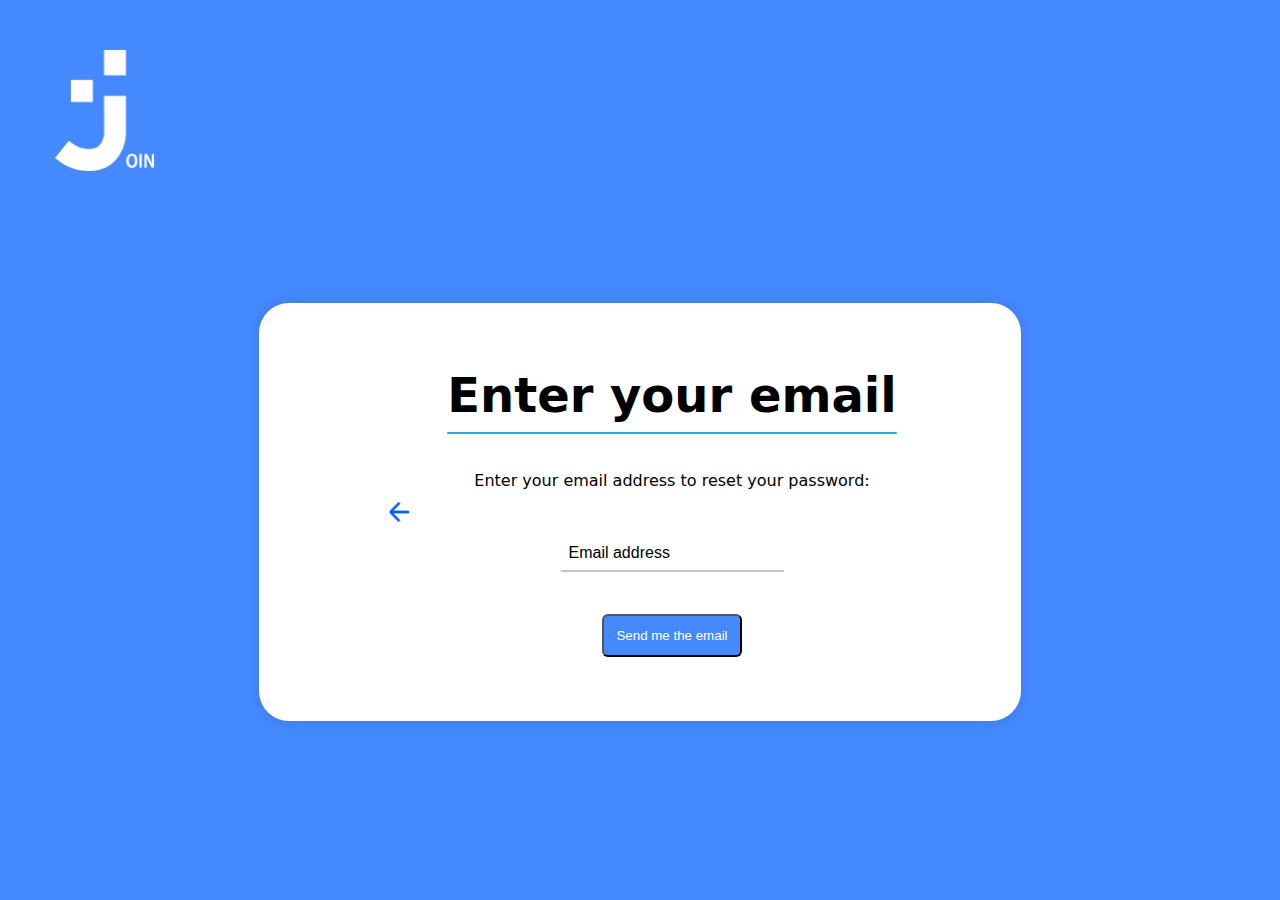
<file: iforgotmypassword.html>
<!DOCTYPE html>
<html lang="en">
<head>
    <meta charset="UTF-8">
    <meta name="viewport" content="width=device-width, initial-scale=1.0">
    <title>Password forgot</title>
    <link rel="stylesheet" href="./assets/css/iforgodmypassword.css">
    <link rel="preconnect" href="https://fonts.gstatic.com" crossorigin>
    <link href="https://fonts.googleapis.com/css2?family=Bitter:ital,wght@0,100;0,200;0,300;0,400;0,500;0,600;0,700;0,800;0,900;1,100;1,200;1,300;1,400;1,500;1,600;1,700;1,800;1,900&family=Caveat:wght@400;500;600;700&family=Cinzel:wght@400;500;600;700;800;900&family=Open+Sans:ital,wght@0,300;0,400;0,500;0,600;0,700;0,800;1,300;1,400;1,500;1,700;1,800&family=Pacifico&display=swap" rel="stylesheet">
    <script src="./assets/js/iforgotmypassword.js"></script>
</head>
<body>
    <footer>
        <img class="footerlogo" src="./assets/img/capWhite.png" alt="" srcset="">
    </footer>

    <main class="mainContainer">
        <img src="./assets/img/arrowLeft.png" alt="" srcset="" onclick="goBackToLogin()">

        <div class="divContainer">
            <h1>Enter your email</h1>

            <p>Enter your email address to reset your password:</p>

            <form>
                <input type="email" id="email" placeholder="Email address" required>
            </form>

            <button class="sendmeButton" type="button" onclick="resetPassword()">Send me the email</button>
        </div>
    </main>
</body>
</html>
</file>
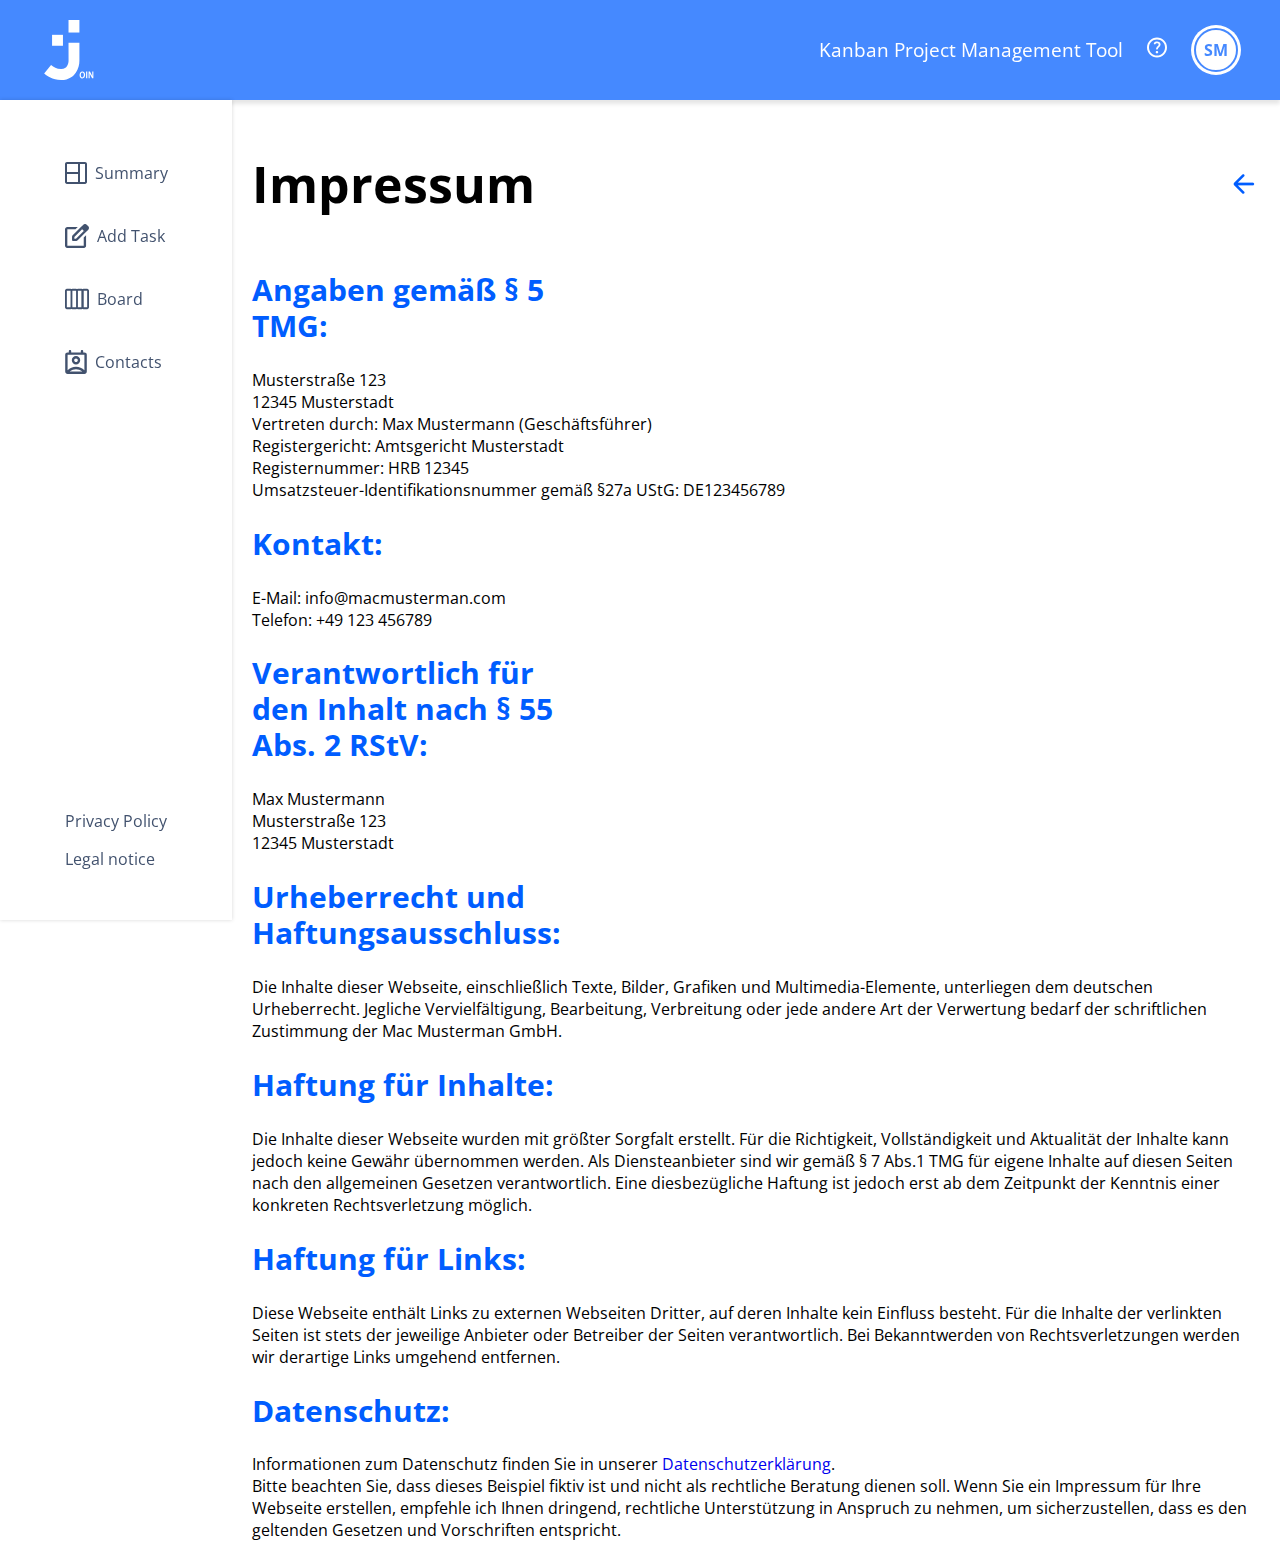
<file: legal_notice.html>
<!DOCTYPE html>
<html lang="en">
  <head>
    <meta charset="UTF-8" />
    <meta name="viewport" content="width=device-width, initial-scale=1.0" />
    <title>Legal Notice</title>
    <link
      href="https://fonts.googleapis.com/css2?family=Open+Sans:wght@300;400;500&display=swap"
      rel="stylesheet"
    />
    <link
      href="https://fonts.googleapis.com/css2?family=Inter:wght@100;200;300;400;500;600&display=swap"
      rel="stylesheet"
    />
    <link rel="stylesheet" href="/assets/css/legal_notice.css" />
    <link rel="stylesheet" href="/assets/css/board.css" />
    <script src="/assets/js/legal_notice.js"></script>
    <link
      rel="shortcut icon"
      href="./assets/img/fav_icon_blue.svg"
      type="image/x-icon"
    />
  </head>

  <body onload="init()">
    <div
      class="w3-include"
      w3-include-html="/assets/templates/header_nav.html"
    ></div>

    <div class="container">
      <div class="navbarLeft"></div>

      <div class="main">
        <div class="mainHead">
          <h1>Impressum</h1>
          <img id="backButton" src="/assets/img/arrowLeft.png" alt="" />
        </div>
        <div class="mainTextContainer">
          <h2>Angaben gemäß § 5 TMG:</h2>
          <p>Musterstraße 123</p>
          <p>12345 Musterstadt</p>
          <p>Vertreten durch: Max Mustermann (Geschäftsführer)</p>
          <p>Registergericht: Amtsgericht Musterstadt</p>
          <p>Registernummer: HRB 12345</p>
          <p>Umsatzsteuer-Identifikationsnummer gemäß §27a UStG: DE123456789</p>

          <h2>Kontakt:</h2>
          <p>E-Mail: info@macmusterman.com</p>
          <p>Telefon: +49 123 456789</p>

          <h2>Verantwortlich für den Inhalt nach § 55 Abs. 2 RStV:</h2>
          <p>Max Mustermann</p>
          <p>Musterstraße 123</p>
          <p>12345 Musterstadt</p>

          <h2>Urheberrecht und Haftungsausschluss:</h2>
          <p>
            Die Inhalte dieser Webseite, einschließlich Texte, Bilder, Grafiken
            und Multimedia-Elemente, unterliegen dem deutschen Urheberrecht.
            Jegliche Vervielfältigung, Bearbeitung, Verbreitung oder jede andere
            Art der Verwertung bedarf der schriftlichen Zustimmung der Mac
            Musterman GmbH.
          </p>

          <h2>Haftung für Inhalte:</h2>
          <p>
            Die Inhalte dieser Webseite wurden mit größter Sorgfalt erstellt.
            Für die Richtigkeit, Vollständigkeit und Aktualität der Inhalte kann
            jedoch keine Gewähr übernommen werden. Als Diensteanbieter sind wir
            gemäß § 7 Abs.1 TMG für eigene Inhalte auf diesen Seiten nach den
            allgemeinen Gesetzen verantwortlich. Eine diesbezügliche Haftung ist
            jedoch erst ab dem Zeitpunkt der Kenntnis einer konkreten
            Rechtsverletzung möglich.
          </p>

          <h2>Haftung für Links:</h2>
          <p>
            Diese Webseite enthält Links zu externen Webseiten Dritter, auf
            deren Inhalte kein Einfluss besteht. Für die Inhalte der verlinkten
            Seiten ist stets der jeweilige Anbieter oder Betreiber der Seiten
            verantwortlich. Bei Bekanntwerden von Rechtsverletzungen werden wir
            derartige Links umgehend entfernen.
          </p>

          <h2>Datenschutz:</h2>
          <p>
            Informationen zum Datenschutz finden Sie in unserer
            <a class="link_to_privacy_policy" href="/privacy_policy.html"
              >Datenschutzerklärung</a
            >.
          </p>

          <p>
            Bitte beachten Sie, dass dieses Beispiel fiktiv ist und nicht als
            rechtliche Beratung dienen soll. Wenn Sie ein Impressum für Ihre
            Webseite erstellen, empfehle ich Ihnen dringend, rechtliche
            Unterstützung in Anspruch zu nehmen, um sicherzustellen, dass es den
            geltenden Gesetzen und Vorschriften entspricht.
          </p>
        </div>
      </div>
    </div>
    <script src="assets/js/header_nav.js"></script>
  </body>
</html>
</file>
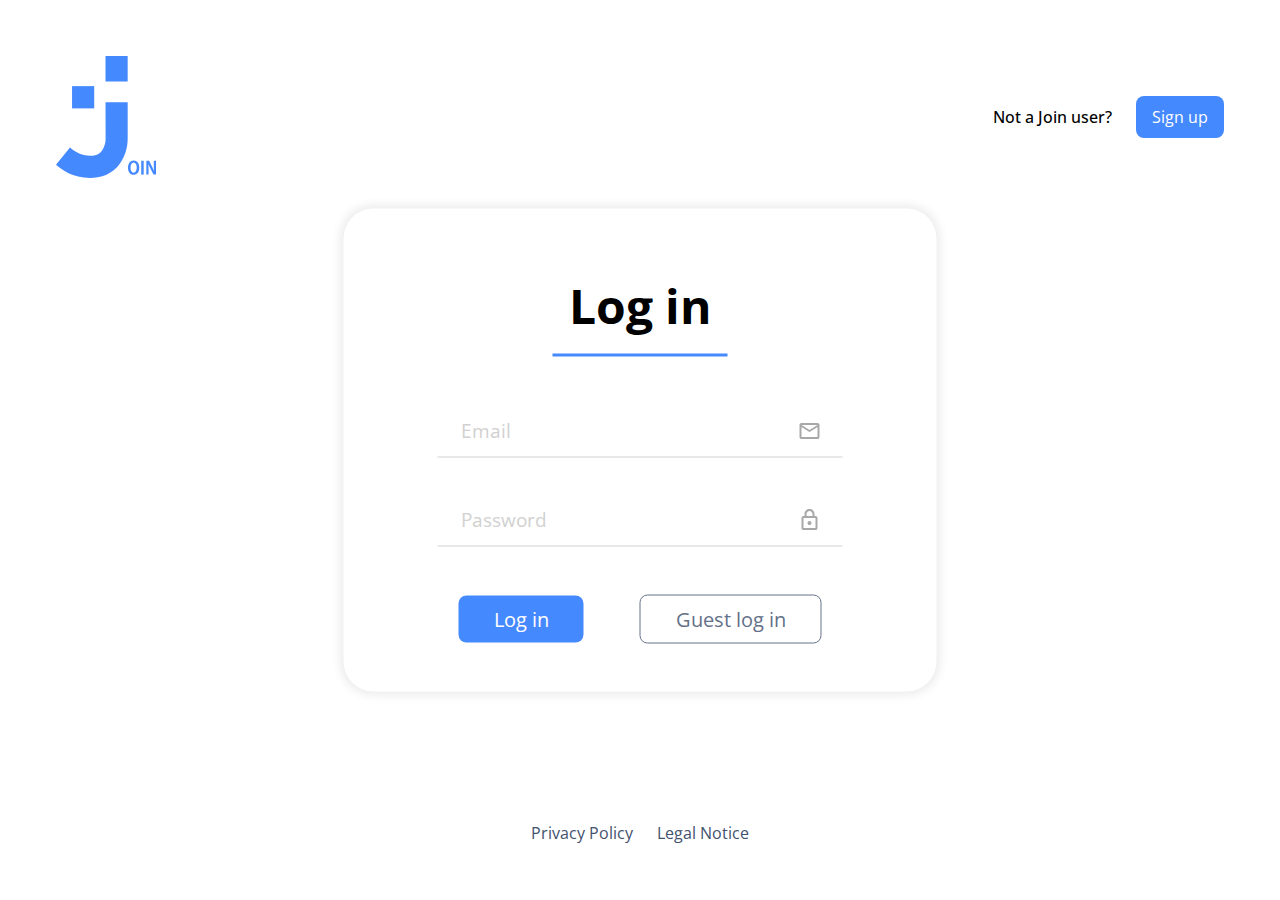
<file: login.html>
<!DOCTYPE html>
<html lang="en">
  <head>
    <meta charset="UTF-8" />
    <meta name="viewport" content="width=device-width, initial-scale=1.0" />
    <title>Login</title>
    <link
      href="https://fonts.googleapis.com/css2?family=Open+Sans:wght@300;400;500&display=swap"
      rel="stylesheet"
    />
    <link
      href="https://fonts.googleapis.com/css2?family=Inter:wght@100;200;300;400;500;600&display=swap"
      rel="stylesheet"
    />
    <link
      rel="shortcut icon"
      href="./assets/img/fav_icon_blue.svg"
      type="image/x-icon"
    />
    <link rel="shortcut icon" href="favicon.ico" type="image/x-icon" />
    <link rel="stylesheet" href="./assets/css/login-new.css" />
  </head>
  <body onload="init()">
    <div class="toast">Ich bin ein toast</div>
    <header>
      <img src="./assets/img/join-logo.svg" alt="" />
      <div class="sign-up-wrapper">
        <span>Not a Join user?</span>
        <button class="sign-up-btn" onclick="redirectToSignUp()">
          Sign up
        </button>
      </div>
    </header>
    <main>
      <div class="login-form-wrapper">
        <h1>Log in</h1>
        <form action="">
          <div class="email-wrapper">
            <input
              class="email-input"
              type="email"
              placeholder="Email"
              required
            />
            <img src="./assets/img/mail.svg" alt="" />
          </div>
          <div class="password-wrapper">
            <input
              class="password-input"
              type="password"
              name=""
              id="password-input"
              placeholder="Password"
              required
            /><img
              class="toggle-password-btn"
              src="./assets/img/lock.svg"
              alt=""
              onclick="togglePassword()"
            />
          </div>
        </form>
        <!-- <div class="remember-me-wrapper">
          <input type="checkbox" /> <span>Remember me</span>
        </div> -->
        <div class="btn-wrapper">
          <button class="login-btn" onclick="loginUser()">Log in</button>
          <button class="guest-login-btn" onclick="openSummaryHtml()">
            Guest log in
          </button>
        </div>
        <div class="sign-up-wrapper-mobile">
          <span>Not a Join user?</span>
          <button class="sign-up-btn" onclick="redirectToSignUp()">
            Sign up
          </button>
        </div>
      </div>
    </main>

    <footer>
      <a class="privacy-policy-link" onclick="redirectToPrivacyPolicy(false)"
        >Privacy Policy</a
      ><a href="./legal_notice.html">Legal Notice</a>
    </footer>
    <script src="./assets/js/login-new.js"></script>
  </body>
</html>
</file>
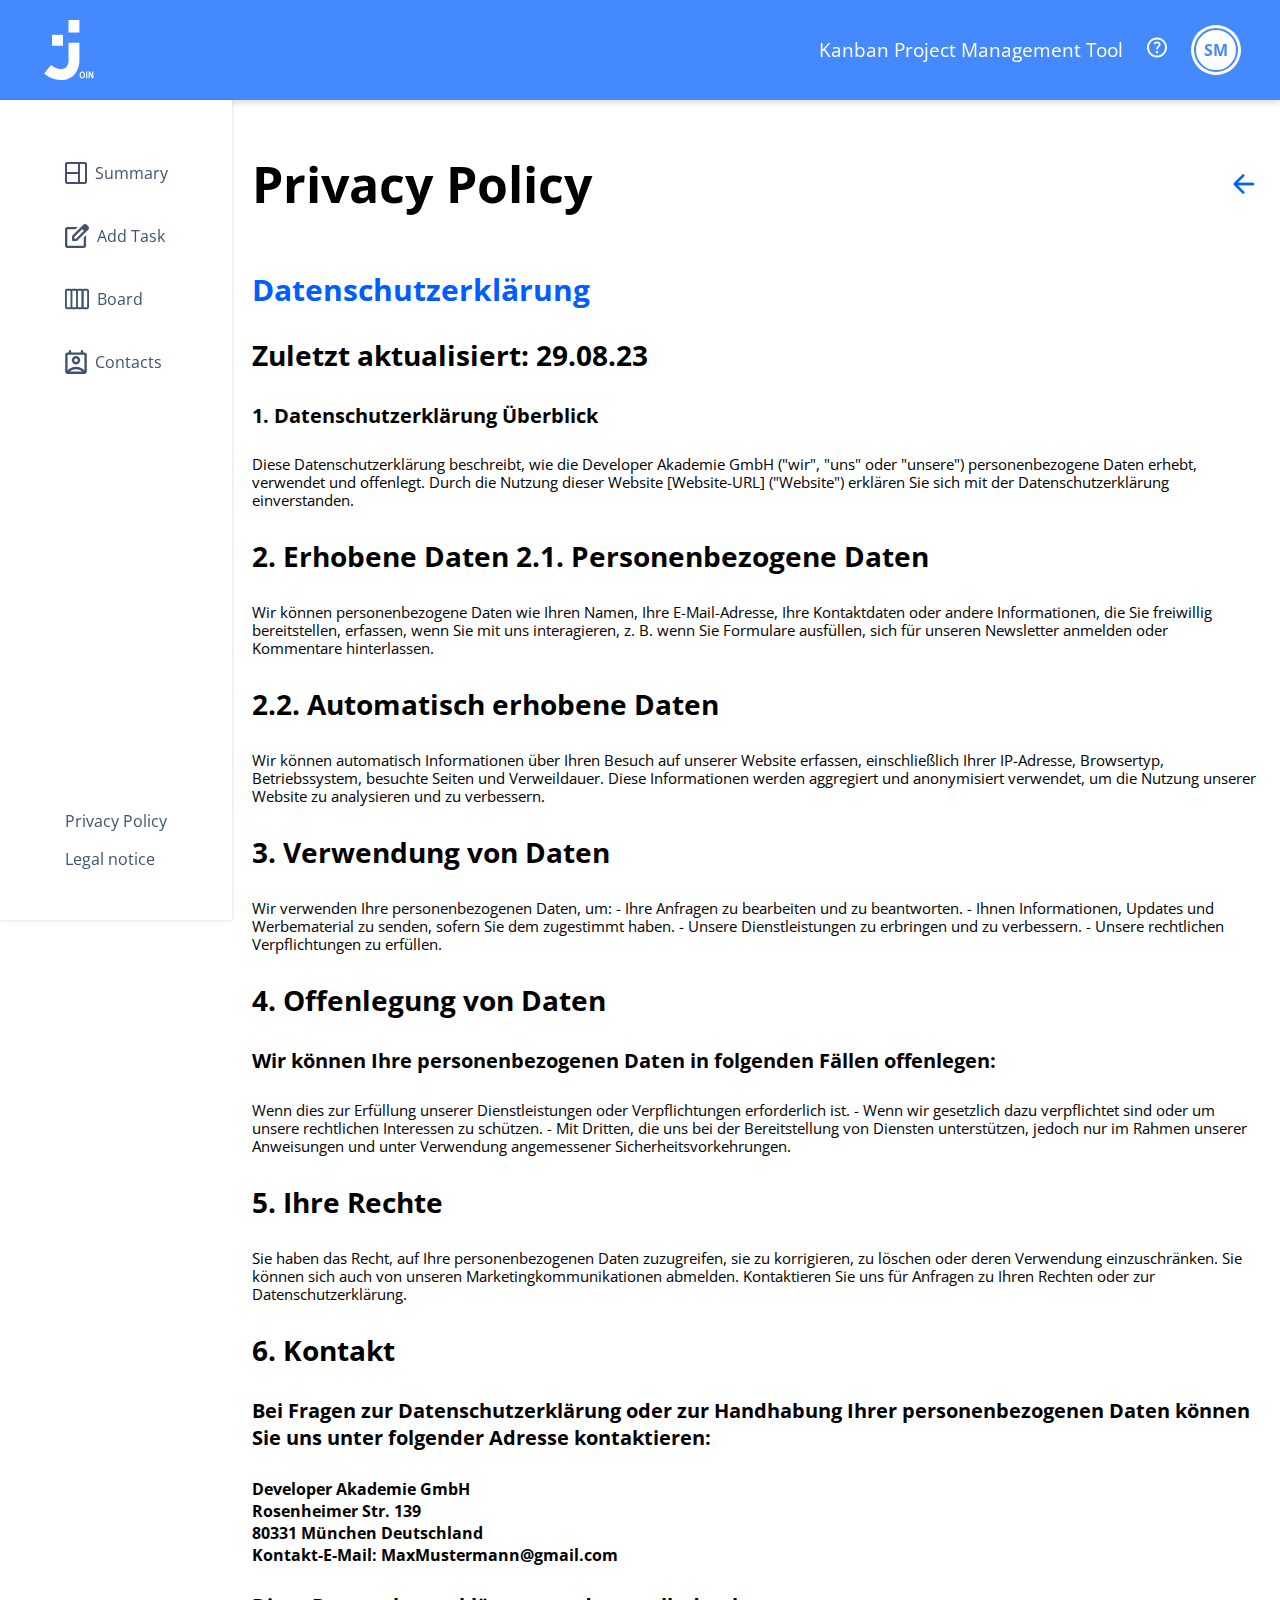
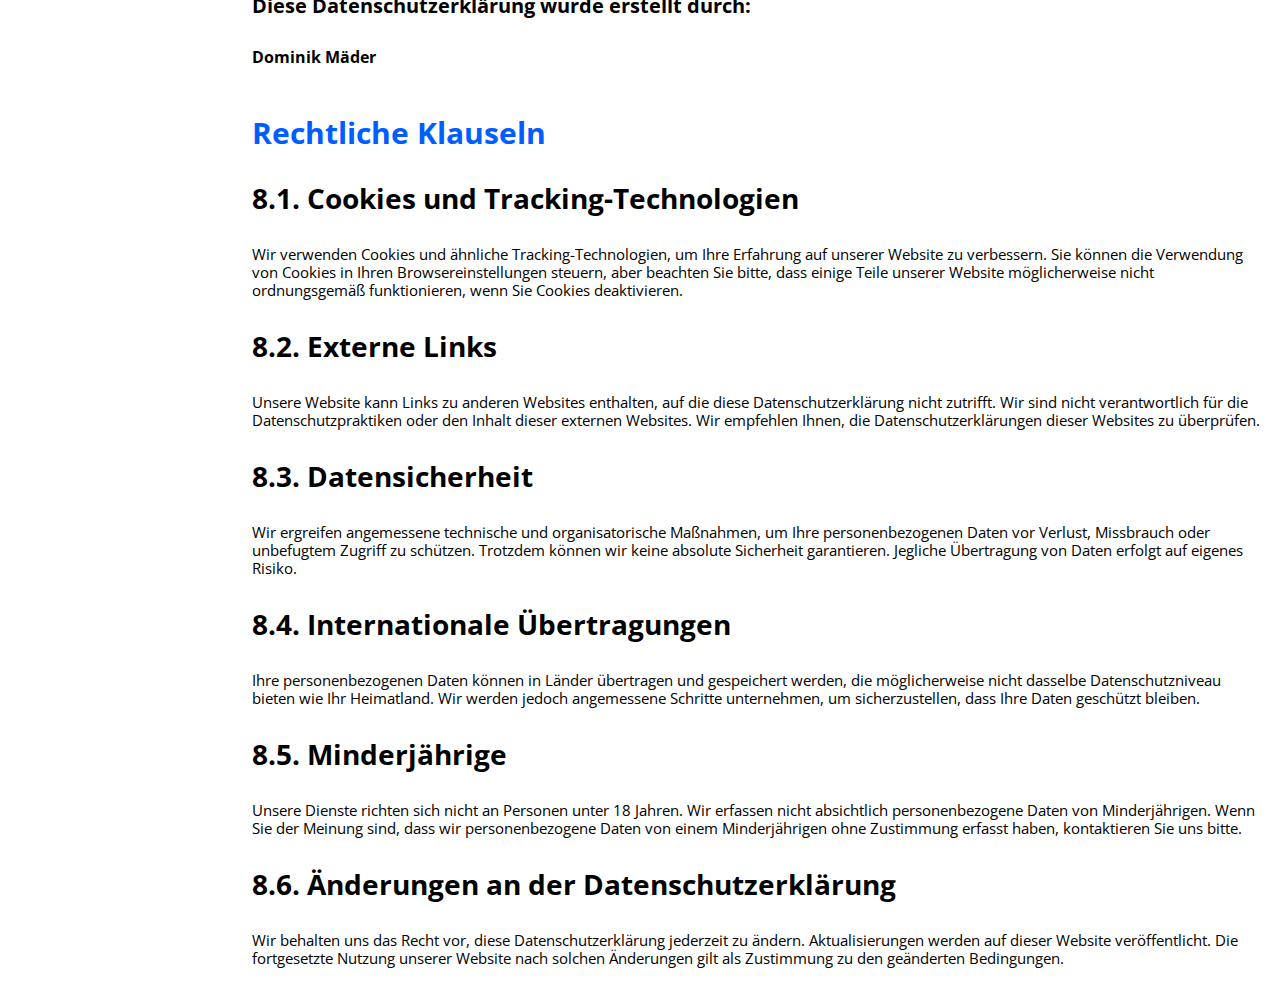
<file: privacy_policy.html>
<!DOCTYPE html>
<html lang="en">

<head>
    <meta charset="UTF-8">
    <meta name="viewport" content="width=device-width, initial-scale=1.0">
    <title>Privacy Policy</title>
    <link href="https://fonts.googleapis.com/css2?family=Open+Sans:wght@300;400;500&display=swap" rel="stylesheet">
    <link
      href="https://fonts.googleapis.com/css2?family=Inter:wght@100;200;300;400;500;600&display=swap"
      rel="stylesheet"
    />
    <link rel="stylesheet" href="./assets/css/privacy_policy.css">
    <link rel="stylesheet" href="/assets/css/board.css" />
    
    
    <link rel="shortcut icon" href="./assets/img/fav_icon_blue.svg" type="image/x-icon">
</head>

<body onload="init()">
    <div class="w3-include" w3-include-html="./assets/templates/header_nav.html"></div>

    <div class="container">
        <div class="navbarLeft">
            
        </div>

        <div class="main">
            <div class="mainHead">
                <h1>Privacy Policy</h1>
                <img  id="backButton" src="./assets/img/arrowLeft.png" alt="">
            </div>

            <div class="mainTextContainer" >
                <p>
                <h2>Datenschutzerklärung</h2>

                <h3>Zuletzt aktualisiert: 29.08.23</h3>

                <h4>1. Datenschutzerklärung Überblick</h4>
                    <div class="pContainerText" >
                <p>Diese Datenschutzerklärung beschreibt, wie die Developer Akademie GmbH ("wir", "uns" oder "unsere")
                    personenbezogene Daten erhebt, verwendet und offenlegt. Durch die Nutzung dieser Website
                    [Website-URL] ("Website") erklären Sie sich mit der Datenschutzerklärung einverstanden.</p>
                 </div>
                <h3>2. Erhobene Daten

                    2.1. Personenbezogene Daten</h3>

                <p>Wir können personenbezogene Daten wie Ihren Namen, Ihre E-Mail-Adresse, Ihre Kontaktdaten oder andere
                    Informationen, die Sie freiwillig bereitstellen, erfassen, wenn Sie mit uns interagieren, z. B. wenn
                    Sie Formulare ausfüllen, sich für unseren Newsletter anmelden oder Kommentare hinterlassen.</p>

                <h3>2.2. Automatisch erhobene Daten</h3>

                <p>Wir können automatisch Informationen über Ihren Besuch auf unserer Website erfassen, einschließlich
                    Ihrer IP-Adresse, Browsertyp, Betriebssystem, besuchte Seiten und Verweildauer. Diese Informationen
                    werden aggregiert und anonymisiert verwendet, um die Nutzung unserer Website zu analysieren und zu
                    verbessern.</p>

                <h3>3. Verwendung von Daten</h3>

                <p>Wir verwenden Ihre personenbezogenen Daten, um:

                    - Ihre Anfragen zu bearbeiten und zu beantworten.
                    - Ihnen Informationen, Updates und Werbematerial zu senden, sofern Sie dem zugestimmt haben.
                    - Unsere Dienstleistungen zu erbringen und zu verbessern.
                    - Unsere rechtlichen Verpflichtungen zu erfüllen.</p>

                <h3>4. Offenlegung von Daten</h3>

                <h4>Wir können Ihre personenbezogenen Daten in folgenden Fällen offenlegen:</h4>

                <p> Wenn dies zur Erfüllung unserer Dienstleistungen oder Verpflichtungen erforderlich ist.
                    - Wenn wir gesetzlich dazu verpflichtet sind oder um unsere rechtlichen Interessen zu schützen.
                    - Mit Dritten, die uns bei der Bereitstellung von Diensten unterstützen, jedoch nur im Rahmen
                    unserer Anweisungen und unter Verwendung angemessener Sicherheitsvorkehrungen.</p>

                <h3>5. Ihre Rechte</h3>

                <p>Sie haben das Recht, auf Ihre personenbezogenen Daten zuzugreifen, sie zu korrigieren, zu löschen
                    oder deren Verwendung einzuschränken. Sie können sich auch von unseren Marketingkommunikationen
                    abmelden. Kontaktieren Sie uns für Anfragen zu Ihren Rechten oder zur Datenschutzerklärung.</p>

                <h3>6. Kontakt</h3>

                <h4>Bei Fragen zur Datenschutzerklärung oder zur Handhabung Ihrer personenbezogenen Daten können Sie uns
                    unter folgender Adresse kontaktieren:</h4>

                <b>Developer Akademie GmbH <br>
                    Rosenheimer Str. 139 <br>
                    80331 München
                    Deutschland <br>

                    Kontakt-E-Mail: MaxMustermann@gmail.com </b> <br>


                <h4>Diese Datenschutzerklärung wurde erstellt durch:</h4>


                
                
                <b>Dominik Mäder</b> <br> <br>

                
                <h2>Rechtliche Klauseln</h2>

                <h3>8.1. Cookies und Tracking-Technologien</h3>

                <p>Wir verwenden Cookies und ähnliche Tracking-Technologien, um Ihre Erfahrung auf unserer Website zu
                verbessern. Sie können die Verwendung von Cookies in Ihren Browsereinstellungen steuern, aber beachten
                Sie bitte, dass einige Teile unserer Website möglicherweise nicht ordnungsgemäß funktionieren, wenn Sie
                Cookies deaktivieren.</p>

                <h3>8.2. Externe Links</h3>

                <p>Unsere Website kann Links zu anderen Websites enthalten, auf die diese Datenschutzerklärung nicht
                zutrifft. Wir sind nicht verantwortlich für die Datenschutzpraktiken oder den Inhalt dieser externen
                Websites. Wir empfehlen Ihnen, die Datenschutzerklärungen dieser Websites zu überprüfen.</p>


                <h3>8.3. Datensicherheit</h3>

                <p>Wir ergreifen angemessene technische und organisatorische Maßnahmen, um Ihre personenbezogenen Daten vor
                Verlust, Missbrauch oder unbefugtem Zugriff zu schützen. Trotzdem können wir keine absolute Sicherheit
                garantieren. Jegliche Übertragung von Daten erfolgt auf eigenes Risiko.</p>

                <h3>8.4. Internationale Übertragungen</h3>

                <p>Ihre personenbezogenen Daten können in Länder übertragen und gespeichert werden, die möglicherweise
                nicht dasselbe Datenschutzniveau bieten wie Ihr Heimatland. Wir werden jedoch angemessene Schritte
                unternehmen, um sicherzustellen, dass Ihre Daten geschützt bleiben.</p>

                <h3>8.5. Minderjährige</h3>

                <p>Unsere Dienste richten sich nicht an Personen unter 18 Jahren. Wir erfassen nicht
                absichtlich personenbezogene Daten von Minderjährigen. Wenn Sie der Meinung sind, dass wir
                personenbezogene Daten von einem Minderjährigen ohne Zustimmung erfasst haben, kontaktieren Sie uns
                bitte.</p>

                <h3>8.6. Änderungen an der Datenschutzerklärung</h3>

                <p>Wir behalten uns das Recht vor, diese Datenschutzerklärung jederzeit zu ändern. Aktualisierungen werden
                auf dieser Website veröffentlicht. Die fortgesetzte Nutzung unserer Website nach solchen Änderungen gilt
                als Zustimmung zu den geänderten Bedingungen.</p>
                

                </p>
            </div>
        </div>
    </div>
    <script src="./assets/js/privacy_policy.js"></script>
    <script src="./assets/js/header_nav.js"></script>
</body>

</html>
</file>
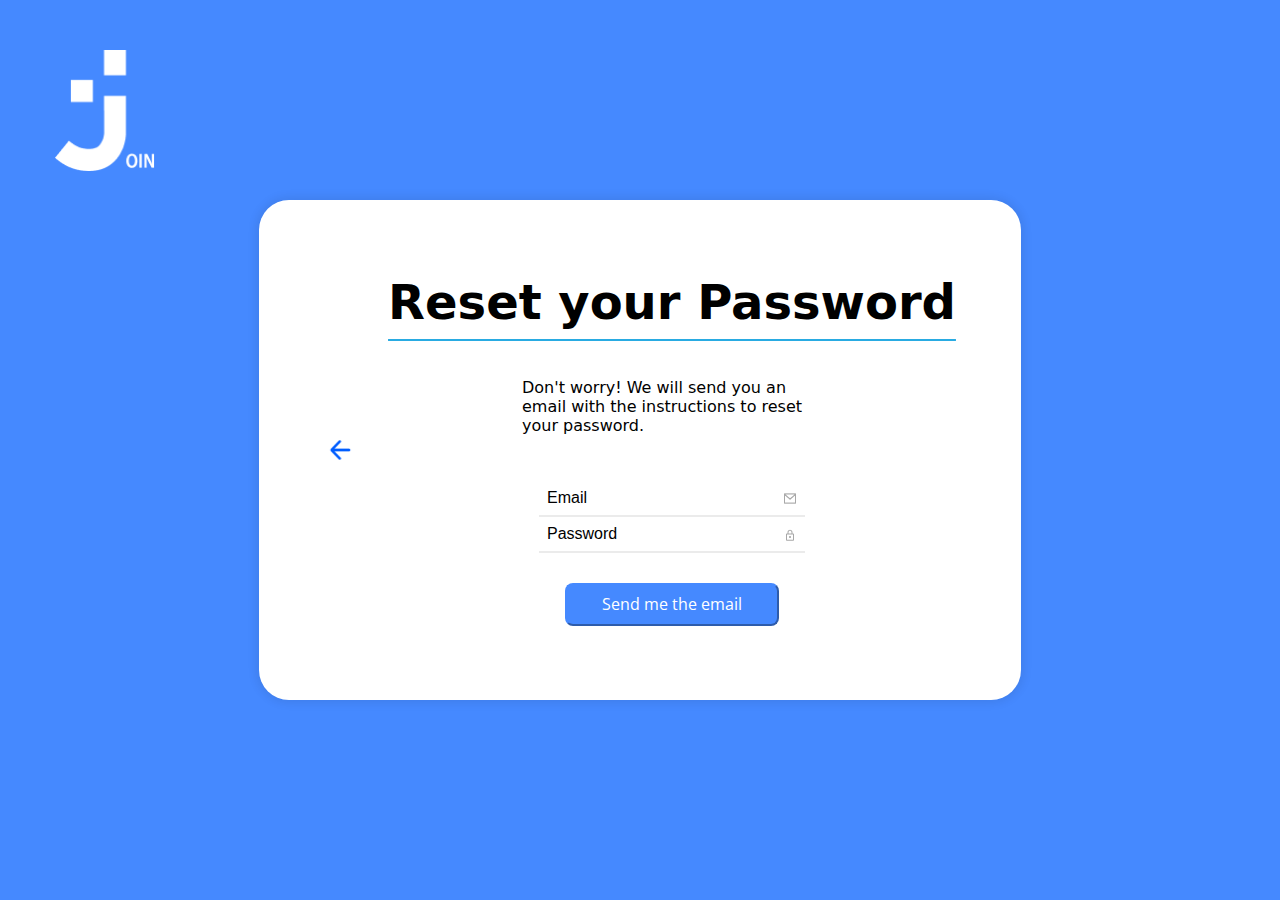
<file: resetPassword.html>
<!DOCTYPE html>
<html lang="en">

<head>
    <meta charset="UTF-8">
    <meta name="viewport" content="width=device-width, initial-scale=1.0">
    <title>Password forgot</title>
    <link rel="stylesheet" href="./assets/css/resetPassword.css">
    <link rel="preconnect" href="https://fonts.gstatic.com" crossorigin>
    <link
        href="https://fonts.googleapis.com/css2?family=Bitter:ital,wght@0,100;0,200;0,300;0,400;0,500;0,600;0,700;0,800;0,900;1,100;1,200;1,300;1,400;1,500;1,600;1,700;1,800;1,900&family=Caveat:wght@400;500;600;700&family=Cinzel:wght@400;500;600;700;800;900&family=Open+Sans:ital,wght@0,300;0,400;0,500;0,600;0,700;0,800;1,300;1,400;1,500;1,700;1,800&family=Pacifico&display=swap"
        rel="stylesheet">
    <script src="./assets/js/resetPassword.js"></script>
</head>

<body>
    <footer>
        <img class="footerlogo" src="./assets/img/capWhite.png" alt="" srcset="">
    </footer>

    <main class="mainContainer">
        <img class="arrowleftimg" onclick="goBackToLogin()" src="./assets/img/arrowLeft.png" alt="" srcset="">

        <div class="divContainer">
            <h1>Reset your Password</h1>

            <div class="text-Container">
                <p>Don't worry! We will send you an email with the instructions to reset your password.</p>
            </div>

            <form class="inputForm">
                
                    <div class="inputContainer">
                        <input class="inputEmail" type="email" id="email" placeholder="Email" required>
                        <input class="inputPassword" type="password" id="password" placeholder="Password" required>
                    </div>
                
            </form>
            <button type="button" id="changePasswordButton" onclick="changePassword()"> Send me the email </button>
        </div>

    </main>


</body>

</html>
</file>
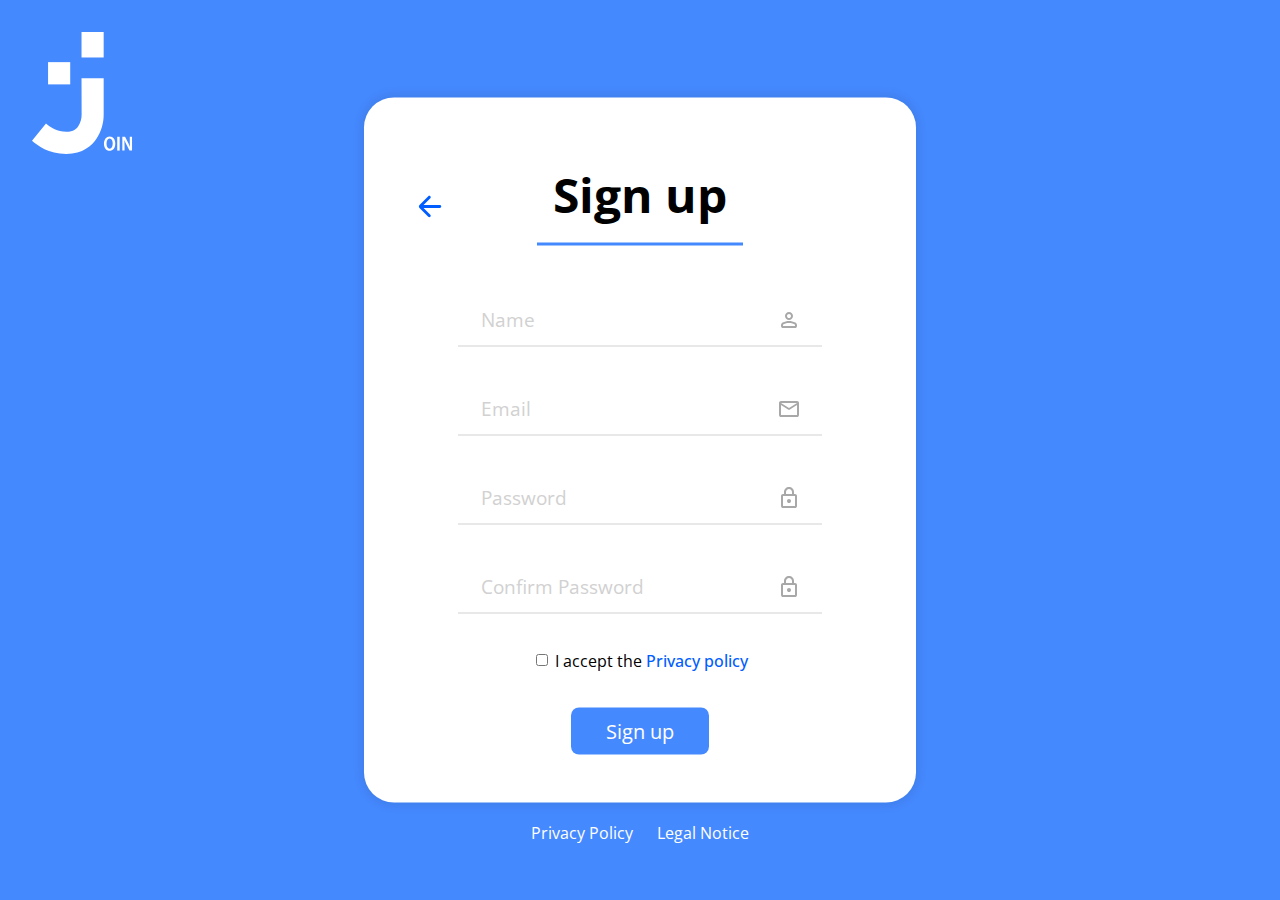
<file: sign-up.html>
<!DOCTYPE html>
<html lang="en">
  <head>
    <meta charset="UTF-8" />
    <meta name="viewport" content="width=device-width, initial-scale=1.0" />
    <title>Login</title>
    <link
      href="https://fonts.googleapis.com/css2?family=Open+Sans:wght@300;400;500&display=swap"
      rel="stylesheet"
    />
    <link
      href="https://fonts.googleapis.com/css2?family=Inter:wght@100;200;300;400;500;600&display=swap"
      rel="stylesheet"
    />
    <link
      rel="shortcut icon"
      href="./assets/img/fav_icon_blue.svg"
      type="image/x-icon"
    />
    <link rel="shortcut icon" href="favicon.ico" type="image/x-icon" />
    <link rel="stylesheet" href="./assets/css/sign-up.css" />
  </head>
  <body onload="init()">
    <div class="toast">Ich bin ein toast</div>
    <header>
      <img src="./assets/img/join-logo-white.svg" alt="" />
    </header>
    <main>
      <div class="login-form-wrapper">
        <div class="arrow-left-container" onclick="goBackToLogin()">
          <img class="arrow-left" src="./assets/img/arrow-left.svg" />
        </div>
        <h1>Sign up</h1>
        <form onsubmit="register(event)">
          <div class="name-wrapper">
            <input
              class="name-input"
              id="name-input"
              type="name"
              placeholder="Name"
              required
            />
            <img src="./assets/img/person.svg" alt="" />
          </div>
          <div class="email-wrapper">
            <input
              class="email-input"
              id="email-input"
              type="email"
              placeholder="Email"
              required
            />
            <img src="./assets/img/mail.svg" alt="" />
          </div>
          <div class="password-wrapper">
            <input
              class="password-input"
              type="password"
              name=""
              id="pw-password-input"
              placeholder="Password"
              required
            /><img
              class="toggle-password-btn"
              src="./assets/img/lock.svg"
              alt=""
              onclick="togglePassword('pw')"
            />
          </div>
          <div class="password-wrapper">
            <input
              class="confirm-password-input"
              type="password"
              name=""
              id="confirm-password-input"
              placeholder="Confirm Password"
              required
            /><img
              class="toggle-password-btn"
              src="./assets/img/lock.svg"
              alt=""
              onclick="togglePassword('confirm')"
            />
          </div>

          <div class="privacy-policy-wrapper">
            <input
              style="width: 12px"
              type="checkbox"
              id="privacy-policy"
              name="privacy-policy"
              required
            />
            <label for="privacy-policy"
              >I accept the
              <a
                onclick="redirectToPrivacyPolicy()"
                class="privacy-policy-link"
                href="./privacy_policy.html"
                >Privacy policy</a
              ></label
            >
          </div>
          <div class="btn-wrapper">
            <button class="login-btn">Sign up</button>
          </div>
        </form>
      </div>
    </main>

    <footer>
      <a onclick="redirectToPrivacyPolicy()">Privacy Policy</a
      ><a href="./legal_notice.html">Legal Notice</a>
    </footer>
    <!-- <script src="./assets/js/login-new.js"></script> -->
    <script src="./assets/js/register.js"></script>
    <script src="./assets/js/SignUp.js"></script>
  </body>
</html>
</file>
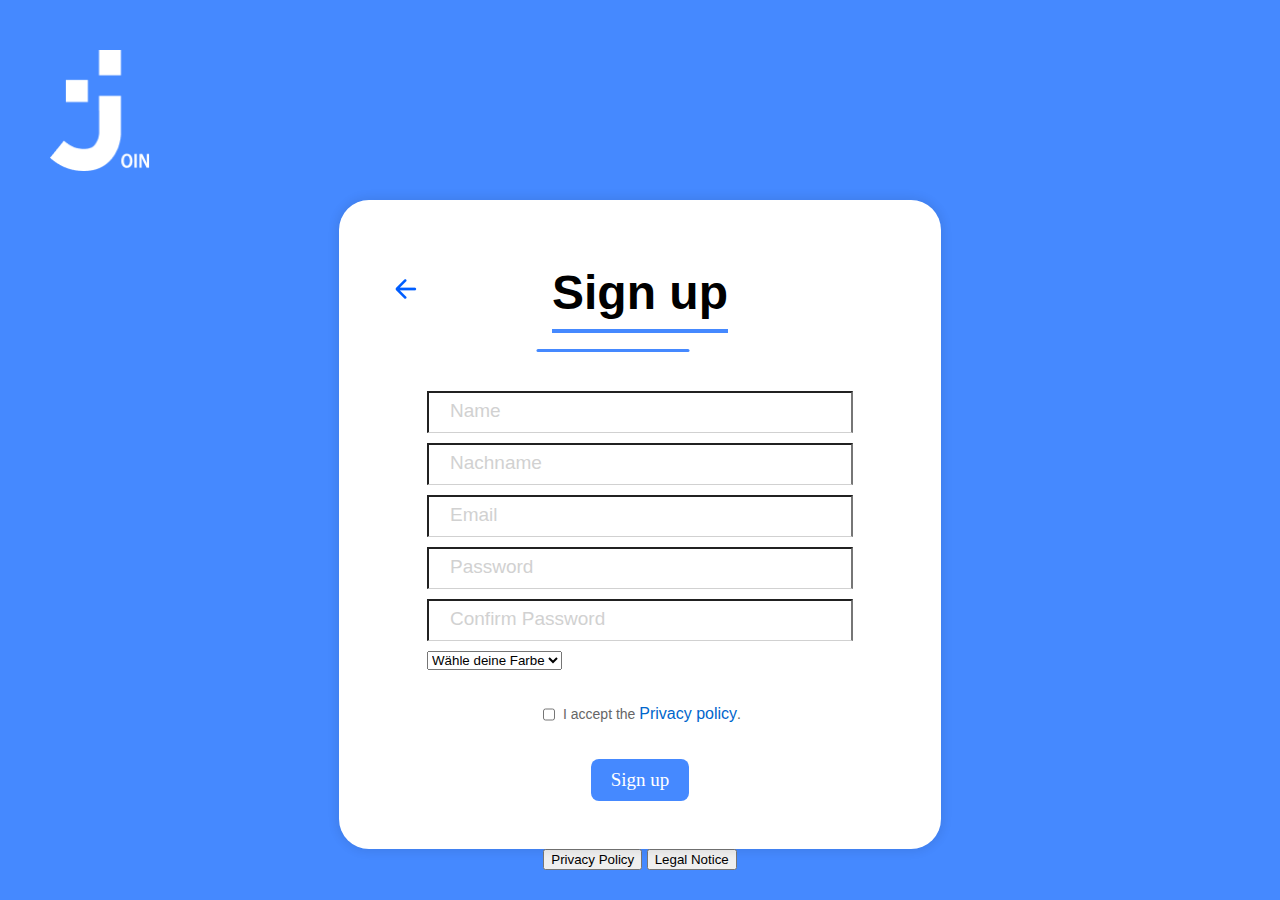
<file: SignUp.html>
<!DOCTYPE html>
<html lang="en">
  <head>
    <meta charset="UTF-8" />
    <meta name="viewport" content="width=device-width, initial-scale=1.0" />
    <title>Sign up</title>
    <link rel="stylesheet" href="./assets/css/Sign_up.css" />
    <script src="./assets/js/SignUp.js"></script>
    <script src="./assets/js/register.js"></script>
  </head>

  <body onload="init()">
    <header>
      <img
        class="headerSignupImage"
        src="./assets/img/capWhite.png"
        alt=""
        srcset=""
      />
    </header>

    <form onsubmit="register(); return false;" class="signupForm">
      <div class="mainContainer">
        <div class="main">
          <div class="headline-content">
            <h1>Sign up</h1>
            <svg
              xmlns="http://www.w3.org/2000/svg"
              width="154"
              height="3"
              viewBox="0 0 154 3"
              fill="none"
            >
              <path
                d="M152 1.5L2 1.5"
                stroke="#4589FF"
                stroke-width="3"
                stroke-linecap="round"
              />
            </svg>
          </div>
          <div class="inputContainer">
            <input
              id="nem"
              class="inputname"
              type="Vorname"
              placeholder="Name"
              required
            />
            <input
              id="lastName"
              class="inputname"
              type="name"
              placeholder="Nachname"
              required
            />
            <input
              id="email"
              class="inputemail"
              type="email"
              placeholder="Email"
              required
            />
            <input
              id="password"
              class="inputpassword"
              type="password"
              placeholder="Password"
              required
            />
            <input
              id="confirmPassword"
              class="inputconfirmpassword"
              type="password"
              placeholder="Confirm Password"
              required
            />
            <div id="selectColor">
              <select name="selectColor" id="selectedColor">
                <option value="" selected style="color: black">
                  Wähle deine Farbe
                </option>
              </select>
            </div>
          </div>
          <div class="acceptPrivacy">
            <input
              style="width: 12px"
              type="checkbox"
              id="remember"
              name="remember"
              required
            />
            <label for="remember"
              >I accept the
              <a
                onclick="redirectToPrivacyPolicy()"
                class="privacyLink"
                href="./privacy_policy.html"
                >Privacy policy</a
              >.</label
            >
          </div>
          <form class="signupForm">
            <button id="registerBtn" class="signupButton" type="submit">
              Sign up
            </button>
          </form>
          <div class="arrowLeftContainer" onclick="goBackToLogin()">
            <img src="./assets/img/arrowLeft.png" />
          </div>
        </div>
      </div>
    </form>
    <div class="link-to-special">
      <button class="privacy-btn" onclick="">Privacy Policy</button>
      <button class="legal-btn" onclick="">Legal Notice</button>
    </div>
  </body>
</html>
</file>
<file: assets/css/style.css>
body {
  margin: 0;
  font-family: "Open Sans", sans-serif;
  padding-bottom: 95px;
}

a {
  font-size: 16px;
}

.section-headers {
  margin: 24px 0 16px 0;
}

.header {
  background-color: #4589ff;
  height: 96px;
}

.main-page-task {
  display: flex;
  flex-direction: row;
  margin-left: 232px;
}

.add-task-assigned-to-input-wrapper {
  width: 440px;
}

.main-page-right {
  display: flex;
  justify-content: end;
  width: 335px;
  height: 61px;
  gap: 4px;
  bottom: 25px;
  right: 40px;
  align-items: flex-end;
  position: fixed;
  flex-direction: column;
}

.button-for-create {
  display: flex;
  flex-direction: row;
}

.task-menu {
  display: flex;
  top: 92px;
  padding: 66px, 0px, 66px, 0px;
  gap: 235px;
  width: 232px;
  flex-direction: column;
  border-right-color: black;
}

.scroll-container {
  width: 488px;
  display: flex;
  flex-direction: column;
  top: 120px;
  padding-left: 64px;
  padding-top: 24px;
  padding-bottom: 24px;
}

.scroll-container::-webkit-scrollbar {
  width: 5px; /* Breite der Scrollleiste */
}

.scroll-container::-webkit-scrollbar-thumb {
  background-color: #888; /* Farbe des Scrollleisten-Thumb */
  border-radius: 5px; /* Runde Ecken für das Scrollleisten-Thumb */
}

.create-task {
  padding-top: 24px;
}

.title-input {
  width: 440px;
  height: 64px;
  padding: 13px, 16px, 13px, 16px;
  gap: 10px;
  border: none;
  border-bottom: 1px solid #d1d1d1;
  font-family: "Open Sans", sans-serif;
  font-weight: 400;
  font-size: 32px;
  line-height: 38.4px;
  color: #d1d1d1;
}

.title-input::placeholder {
  color: #d1d1d1;
}

.description h5 {
  margin: 0;
  margin-top: 24px;
  margin-bottom: 8px;
  font-size: 19px;
}

.description-input {
  padding: 12px;
  min-height: 103px;
  border-radius: 0px 10px 10px 10px;
  gap: 10px;
  border: 1px solid #d1d1d1;
  font-family: Open Sans;
  font-size: 16px;
  font-weight: 400;
  line-height: 23px;
  letter-spacing: 0em;
  text-align: left;
  box-sizing: border-box;
  resize: vertical;
  position: relative;
  width: 440px;
  font-size: 19px;
}

.description-input::placeholder {
  color: #d1d1d1;
}

.contact-badges-container-task {
  display: flex;
  gap: 8px;
  align-items: center;
  margin-top: 15px;
  flex-wrap: wrap;
}

.date-input {
  width: 440px;
  height: 48px;
  justify-content: space-between;
  padding: 12px, 16px, 12px, 16px;
  border: none;
  border-bottom: 1px solid #d1d1d1;
  font-family: "Open Sans", sans-serif;
  font-size: 19px;
  font-weight: 400;
}

.date-input::placholder {
  color: #d1d1d1;
}

.btn-task-div {
  display: flex;
  width: 440px;
  width: 51px;
  gap: 16px;
}

.assigned-to {
  width: 440px;
  height: 48px;
  justify-content: space-between;
  padding: 12px, 16px, 12px, 16px;
  border: none;
  background-color: white;
  font-family: "Open Sans", sans-serif;
  font-size: 19px;
}

.assigned-to:hover {
  cursor: pointer;
}

.category {
  width: 440px;
  height: 48px;
  justify-content: space-between;
  padding: 12px, 16px, 12px, 16px;
  border: none;
  border-bottom: 1px solid #d1d1d1;
  color: #d1d1d1;
  font-family: "Open Sans", sans-serif;
  font-size: 19px;
}

.category:hover {
  cursor: pointer;
}

.sub-task {
  width: 440px;
  height: 48px;
  justify-content: space-between;
  padding: 12px, 16px, 12px, 16px;
  border: none;
  border-bottom: 1px solid #d1d1d1;
  color: #d1d1d1;
  font-family: "Open Sans", sans-serif;
  font-size: 19px;
}

.assigned-container {
  justify-content: space-between;
  align-items: center;
  padding-top: 5px;
  padding-bottom: 5px;
}

.assigned-container input[type="checkbox"] {
  display: none;
}

input[type="date"]::-webkit-calendar-picker-indicator {
  content: url("../img/kalendericon.svg");
  width: 18px;
  height: 20px;
  background: none;
}

.arrow-up {
  -webkit-appearance: none;
  -moz-appearance: none;
  appearance: none;
  padding: 10px;
  background: url("../img/arrow_drop_down.svg") no-repeat right center;
  background-size: 24px 24px;
  border: none;
  margin-left: -37px;
  width: 30px;
}

.arrow-up-normal {
  -webkit-appearance: none;
  -moz-appearance: none;
  appearance: none;

  background: url("../img/arrow_drop_down.svg") no-repeat right center;
  background-size: 24px 24px;
}

.arrow-up:focus {
  background-image: url("../img/arrow_drop_up.svg");
}

.adding-subtask {
  -webkit-appearance: none;
  -moz-appearance: none;
  appearance: none;
  background: url("../img/plusiconsubtask.svg") no-repeat right center;
  background-size: 24px 24px;
}

.title-input:focus {
  border: none;
  border-bottom: 1px solid #80aeff;
  outline: none;
  color: #000000;
}

.description-input:focus {
  border: 1px solid #80aeff;
  outline: none;
}

.date-input:focus {
  border: none;
  border-bottom: 1px solid #80aeff;
  outline: none;
}

.assigned-to:focus {
  border: none;
  border-bottom: 1px solid #80aeff;
  outline: none;
}

.category:focus {
  border: none;
  border-bottom: 1px solid #80aeff;
  outline: none;
}

.sub-task:focus {
  border: none;
  border-bottom: 1px solid #80aeff;
  outline: none;
}

.contact-list {
  display: none;
  max-width: 440px;
  max-height: 150px;
  background-color: white;
  display: flex;
  overflow-y: scroll;
  flex-direction: column; /* Zeige die Kontakte in einer Spalte an */
  align-items: flex-end; /* Richte die Elemente rechts aus */
}

.contact-item {
  display: flex;
  align-items: center; /* Zentriere die Checkbox und den Text vertikal */
  width: 416px;
  padding-left: 7px;
  padding-top: 16px;
  padding-right: 7px;
  padding-bottom: 16px;
  font-weight: 400;
  font-size: 19px;
  justify-content: space-between;
  flex-direction: row-reverse;
}

.error-message {
  color: red;
  font-size: 14px;
  display: none;
}

h5 {
  color: var(--menu-color, #42526e);
  font-family: Open Sans;
  font-size: 23px;
  font-style: normal;
  font-weight: 700;
}

.help-div {
  display: flex;
  flex-direction: column;
  width: 440px;
}

.add-contact {
  display: flex;
  justify-content: center;
  font-weight: 400;
  font-size: 23px;
  font-family: Open Sans;
  width: 408px;
  height: 56px;
  border-radius: 10px;
  border: 1px;
  padding-left: 16px;
  padding-top: 10px;
  padding-right: 16px;
  padding-bottom: 10px;
  gap: 10px;
  background-color: rgba(69, 137, 255, 1);
  color: white;
}

.hidden-checkbox {
  display: none;
}

.contact-item {
  display: inline-block;
  position: relative;
  cursor: pointer;
}

.contact-item img {
  width: 20px;
  height: 20px;
}

.assigned-container:hover {
  background-color: #e3eeff;
}

.user-initials-wrapper {
  border-radius: 50% 50%;
  background-color: white;
  height: 50px;
  width: 50px;
  display: flex;
  justify-content: center;
  align-items: center;
  cursor: pointer;
}

.user-initials {
  display: flex;
  justify-content: center;
  align-items: center;
  border-radius: 50% 50%;
  background-color: white;
  height: 40px;
  width: 40px;
  color: #4589ff;
  font-weight: 500;
  border: 2px solid #4589ff;
}

.user-initials-wrapper:hover,
.user-initials:hover {
  background-color: #d8e5fc;
}

.assignee {
  width: 22px;
  height: 22px;
  border-radius: 50%;
  border: 1px solid white;
  color: white;
  display: flex;
  align-items: center;
  justify-content: center;
  font-family: "Open Sans";
  font-size: 12px;
  padding: 4px;
}

.add-delete-wrapper {
  display: flex;
  margin-left: -50px;
  gap: 10px;
}

.add-delete-wrapper:img {
  width: 24px;
  height: 24px;
}

.input-subtask-wrapper {
  display: flex;
}

.default-add-wrapper {
  display: flex;
  margin-left: -30px;
}

.list-element {
  display: flex;
  justify-content: space-between;
  margin-right: 27px;
}

.hover-elements {
  display: flex;
  padding-top: 5px;
  gap: 10px;
}

.add-new-contact {
  display: flex;
  gap: 10px;
  align-items: center;
  padding-top: 10px;
  padding-bottom: 10px;
  background-color: #4589ff;
  border-radius: 10px;
  border: 1px solid var(--version-2-main-color, #4589ff);
  color: white;
  font-family: "Open Sans";
  font-size: 19px;
  line-height: 1;
  transition: all 200ms ease-in-out;
  cursor: pointer;
  width: 440px;
  height: 40px;
  justify-content: center;
  flex-direction: row;
}

.edit-priority-tasks {
  display: flex;
  flex-direction: row;
  justify-content: space-between;
  width: 440px;
  gap: 12px;
}

.helper-for-contacts {
  display: flex;
  justify-content: space-between;
  align-items: center;
  padding-top: 5px;
  padding-bottom: 5px;
  padding-right: 10px;
}

.helper-for-contacts:hover {
  cursor: pointer;
}

.add-new-contact img {
  width: 20px;
  height: 20px;
  align-items: center;
  display: flex;
}

.manuel-task {
  width: 440px;
}

.edit-task-input {
  display: flex;
}

.contactFormular {
  display: flex;
  padding-top: 50px;
  padding-left: 100px;
  margin-bottom: 500px;
}

.search-add-task-task {
  display: flex;
  gap: 10px;
  align-items: center;
  padding: 16px 10px;
  background-color: #4589ff;
  border-radius: 10px;
  border: 1px solid var(--version-2-main-color, #4589ff);
  color: white;
  font-family: "Open Sans";
  font-size: 20px;
  line-height: 1;
  transition: all 200ms ease-in-out;
  cursor: pointer;
}

.search-add-task-task :hover {
  background-color: var(--darker-blue);
  scale: 1.02;
  box-shadow: 0px 4px 8px 0px #00000033;
}

.assignee-choosed {
  width: 22px;
  height: 22px;
  border-radius: 50%;
  border: 1px solid white;
  color: white;
  display: flex;
  align-items: center;
  justify-content: center;
  font-family: "Open Sans";
  font-size: 12px;
  padding: 4px;
}

.search-clear-task-btn {
  display: flex;
  gap: 10px;
  align-items: center;
  padding: 16px 10px;
  background-color: white;
  border-radius: 10px;
  border: 1px solid var(--version-2-main-color, #4589ff);
  color: black;
  font-family: "Open Sans";
  font-size: 20px;
  line-height: 1;
  transition: all 200ms ease-in-out;
  cursor: pointer;
}

.search-clear-task-btn:hover {
  border-color: var(--darker-blue);
  scale: 1.02;
}

.join-img {
  width: 55px;
  height: 66px;
  padding-top: 20px;
}

.closeButton:hover {
  color: black;
  cursor: pointer;
}

.right-frame-add-task {
  height: 600px;
}

.rendered-add-contact {
  width: 400px;
  justify-content: center;
  padding-right: 300px;
}

@media (max-width: 1550px) {
  .rendered-add-contact {
    padding-right: 100px;
  }

  .closeButton {
    padding-left: 240px !important;
  }

  .contact-template {
    width: 300px;
  }

  .form-input {
    width: 300px;
  }

  .inputs-of-contacts {
    width: 300px !important;
    background-position: 250px !important;
    padding: 12px 0px !important;
  }
}

@media (max-width: 1350px) {
  .rendered-add-contact {
    display: flex;
    padding-right: 50px;
    max-width: 250px;
  }
}

@media (max-width: 1300px) {
  .rendered-add-contact {
    display: flex;
    width: 300px;
  }
}

@media (max-width: 1150px) {
  .rendered-add-contact {
    padding-right: 20px;
    bottom: 50px;
    position: relative;
  }

  .closeButton {
    padding-left: 210px !important;
  }

  .contact-template {
    width: 250px;
  }

  .form-input {
    width: 250px;
  }

  .inputs-of-contacts {
    width: 250px !important;
    background-position: 200px !important;
  }

  .contactbuttonsonetwo {
    font-size: 10px !important;
  }

  .contactbuttonsone {
    font-size: 10px !important;
  }
}

@media (max-width: 1080px) {
  .main-page-task {
    display: flex;
    justify-content: center;
    align-items: center;
    flex-direction: column;
    margin-left: 0px;
  }

  .imgContainer {
    margin-top: 0px;
  }

  .nav-Container {
    bottom: 0;
    width: 100%;
    height: 95px;
    justify-content: center;
    padding: 0;
  }

  .nav-bottom {
    display: block;
  }

  .main-page-right {
    justify-content: center;
    position: relative;
    padding-top: 50px;
  }

  .scroll-container {
    padding-left: 0;
  }

  .search-clear-task-btn {
    display: none;
  }

  .rendered-add-contact {
    padding-top: 50px;
  }
}

@media (max-width: 580px) {
  .title-input {
    width: 300px;
  }

  .description-input {
    width: 300px;
  }

  .date-input {
    width: 300px;
  }

  .edit-priority-tasks {
    max-width: 300px;
    gap: 10px;
  }

  .assigned-to {
    width: 300px;
  }

  .contact-list {
    width: 300px;
  }

  .add-new-contact {
    width: 300px;
  }

  .category-helper {
    width: 300px;
  }

  .category {
    width: 300px;
  }

  .sub-task-helper {
    width: 300px;
  }

  .description {
    width: 300px;
  }

  .priority {
    width: 300px;
  }

  .assigned-to-helper {
    width: 300px;
  }

  .help-div {
    width: 300px;
  }
  .create-task {
    width: 300px;
  }

  .scroll-container {
    width: 325px;
    align-items: center;
  }

  .manuel-task {
    width: 330px;
  }

  .main-page-right {
    align-items: center;
    right: 0px;
  }

  .search-clear-task-btn {
    display: none;
  }

  .add-task-assigned-to-input-wrapper {
    width: 300px;
  }
}

@media (max-width: 450px) {
  .headerFromAddContact {
    width: 250px !important;
  }
}

@media (max-width: 370px) {
  .title-input {
    width: 275px;
  }

  .description-input {
    width: 275px;
  }

  .date-input {
    width: 275px;
  }

  .edit-priority-tasks {
    max-width: 275px;
    gap: 10px;
  }

  .assigned-to {
    width: 275px;
  }

  .contact-list {
    width: 275px;
  }

  .add-new-contact {
    width: 275px;
  }

  .category-helper {
    width: 275px;
  }

  .category {
    width: 275px;
  }

  .sub-task-helper {
    width: 275px;
  }

  .description {
    width: 275px;
  }

  .priority {
    width: 275px;
  }

  .assigned-to-helper {
    width: 275px;
  }

  .help-div {
    width: 275px;
  }
  .create-task {
    width: 275px;
  }

  .scroll-container {
    width: 300px;
    align-items: center;
  }

  .manuel-task {
    width: 300px;
  }

  .scroll-container {
    width: 250px;
  }

  .search-add-task-task {
    width: 175px;
  }
}
</file>
<file: assets/css/board.css>
:root {
  --version-2-main-color: #4589ff;
  --darker-blue: #0038ff;
  --menu-color: #42526e;
  --white: white;
  --user-story: #ff7a00;
  --technical-task: #0038ff;
}

body {
  margin: 0;
  font-family: "Open Sans", sans-serif;
}

body::-webkit-scrollbar {
  width: 8px;
}

body::-webkit-scrollbar-track {
  background: #f1f1f1;
  border-radius: 8px;
}

body::-webkit-scrollbar-thumb {
  background: #a8a8a8;
  border: 8px solid #a8a8a8;
  border-radius: 8px;
}

body::-webkit-scrollbar-thumb:hover {
  background: #555;
}

p {
  margin: 0;
}

a {
  text-decoration: none;
}

.toast {
  position: fixed;
  left: 50%;
  transform: translateX(-50%);
  top: -100%;
  color: #4589ff;
  font-weight: 600;
  background: #d2e3ff;
  padding: 16px;
  border-radius: 8px;
  border: solid 3px white;
  transition: top 0.5s ease-in-out;
  z-index: 999;
}

.toast.open {
  top: 30px;
}

.w3-include {
  position: sticky;
  top: 0;
  z-index: 100;
}

header {
  display: flex;
  justify-content: space-between;
  align-items: center;
  padding: 20px 39px;
  background-color: #4589ff;
  box-shadow: 0px 4px 4px 0px rgba(0, 0, 0, 0.1);
}

.logo {
  height: 60px;
  width: 60px;
}

.header-right {
  display: flex;
  justify-content: space-between;
  align-items: center;
  gap: 24px;
}

.header-right span {
  color: white;
  font-family: "Open Sans", sans-serif;
  font-size: 19px;
  font-style: normal;
  font-weight: 400;
}

.help {
  cursor: pointer;
  transition: all 100ms ease-in-out;
}

.help:hover {
  scale: 1.2;
}

.user-initials-wrapper {
  position: relative;
  border-radius: 50% 50%;
  background-color: white;
  height: 50px;
  width: 50px;
  display: flex;
  justify-content: center;
  align-items: center;
  cursor: pointer;
}

.user-initials {
  display: flex;
  justify-content: center;
  align-items: center;
  border-radius: 50% 50%;
  background-color: white;
  height: 40px;
  width: 40px;
  color: #4589ff;
  font-weight: 700;
  border: 2px solid #4589ff;
}

.user-initials-wrapper:hover,
.user-initials:hover {
  background-color: #d8e5fc;
}

.options-modal {
  position: fixed;
  display: flex;
  flex-direction: column;
  text-align: end;
  top: 100px;
  right: 2px;
  width: 172px;
  padding: 10px;
  border-radius: 20px 0px 20px 20px;
  box-shadow: 0px 4px 8px 0px #00000033;
  background-color: white;
}

.options-modal a {
  color: #42526e;
  font-family: "Open Sans", sans-serif;
  font-size: 19px;
  font-weight: 400;
  cursor: pointer;
}

.options-modal p {
  padding: 10px;
  border-radius: 8px;
  cursor: pointer;
}

.options-modal p:hover {
  background: #d2e3ff;
}

nav {
  display: flex;
  flex-direction: column;
  padding: 50px 0;
  justify-content: space-between;
  align-items: center;
  position: fixed;
  left: 0;
  width: 232px;
  height: 80vh;
  box-shadow: 0px 0px 4px 0px rgba(0, 0, 0, 0.16);
  background-color: white;
}

.nav-icons {
  display: flex;
  justify-content: center;
  align-items: center;
}

.nav-links {
  display: flex;
  flex-direction: column;
  gap: 16px;
}

.nav-links a {
  text-decoration: none;
}

.single-nav-links {
  display: flex;
  align-items: center;
  gap: 8px;
  padding: 12px 48px;
  cursor: pointer;
  border-radius: 8px;
  color: #42526e;
  transition: all 100ms ease-in-out;
}

.single-nav-links:hover {
  background-color: #ebf3ff;
}

.single-nav-link-active {
  background: #d2e3ff;
}

.nav-bottom {
  display: flex;
  justify-content: center;
  flex-direction: column;
  align-items: flex-start;
  gap: 16px;
  font-size: 16px;
  color: #42526e;
  cursor: pointer;
}

.privacy-policy:hover,
.legal-notice:hover {
  color: #0038ff;
}

main {
  margin-left: 232px;
  /* height: 100vh; */
  display: flex;
  align-items: center;
  flex-direction: column;
}

.search-task-container {
  display: flex;
  justify-content: flex-start;
  align-items: center;
  gap: 35px;
  width: 90%;
  padding: 72px 0px 48px 0px;
}

.search-container {
  display: flex;
  justify-content: space-between;
  width: 312px;
  padding: 8px 16px;
  align-items: center;
  gap: 10px;
  border-radius: 10px;
  border: 1px solid #a8a8a8;
  background: #fff;
  cursor: pointer;
  font-size: 16px;
}

.search-container:hover {
  border: 1px solid #0038ff;
}

.search-container:focus {
  border: 1px solid #005dff;
}

.divider {
  width: 1px;
  height: 32px;
  background-color: lightgray;
}

.find-task {
  border: none;
  font-family: "Open Sans", sans-serif;
  width: 100%;
}

.find-task::placeholder {
  color: #d1d1d1;
}

.find-task:focus {
  outline: none;
}

.search-icon {
  display: flex;
  gap: 16px;
}

.search-btn-wrapper {
  display: flex;
  justify-content: center;
  align-items: center;
  height: 32px;
  width: 32px;
  cursor: pointer;
  border-radius: 10px;
  transition: all 150ms ease-in-out;
  position: relative;
}

.search-btn-wrapper:hover {
  background-color: #e3eeff;
}

.search-btn-wrapper img {
  position: absolute;
  width: 55%;
  height: 55%;
  object-fit: cover;
}

.search-btn-wrapper:hover img.search-btn-grey {
  opacity: 0;
}

.search-btn-svg {
  height: 30px;
  width: 30px;
}

.search-add-task {
  display: flex;
  gap: 10px;
  align-items: center;
  padding: 16px 10px;
  background-color: #4589ff;
  border-radius: 10px;
  border: 1px solid var(--version-2-main-color, #4589ff);
  color: white;
  font-family: "Open Sans";
  font-size: 20px;
  line-height: 1;
  transition: all 200ms ease-in-out;
  cursor: pointer;
}

.search-add-task:hover {
  background-color: var(--darker-blue);
  scale: 1.02;
  box-shadow: 0px 4px 8px 0px #00000033;
}

.search-clear-task {
  display: flex;
  gap: 10px;
  align-items: center;
  padding: 16px 10px;
  background-color: white;
  border-radius: 10px;
  border: 1px solid var(--version-2-main-color, #4589ff);
  color: black;
  font-family: "Open Sans";
  font-size: 20px;
  line-height: 1;
  transition: all 200ms ease-in-out;
  cursor: pointer;
}

.search-clear-task:hover {
  border-color: var(--darker-blue);
  scale: 1.02;
}

.board {
  display: flex;
  flex-direction: column;
  width: 90%;
}

.board-header-container {
  display: flex;
  /* justify-content: space-between; */
  gap: 24px;
  align-self: stretch;
  padding: 0 0 16px 0;
}

.board-headers {
  display: flex;
  justify-content: space-between;
  align-items: center;
  gap: 24px;
  margin-bottom: 24px;
}

.board-headers span {
  color: var(--menu-color, #42526e);
  font-family: Open Sans;
  font-size: 23px;
  font-style: normal;
  font-weight: 700;
}

/* .board-headers img {
    height: 10px;
    border: 2px solid var(--version-2-main-color);
    border-radius: 6px;
    padding: 6px;
    cursor: pointer;
    transition: all 200ms ease-in-out;
} */

/* .board-headers img:hover {
    border: 2px solid var(--darker-blue);
} */

.plus-btn-container {
  display: flex;
  justify-content: center;
  align-items: center;
  height: 28px;
  width: 28px;
  cursor: pointer;
  transition: all 150ms ease-in-out;
  position: relative;
}

.plus-btn-container img {
  position: absolute;
  object-fit: cover;
}

.add-task-plus-darkblue {
  opacity: 0;
}

.plus-btn-container:hover .add-task-plus-lightblue {
  opacity: 0;
}

.plus-btn-container:hover .add-task-plus-darkblue {
  opacity: 1;
}

.board-distribution {
  display: flex;
  gap: 48px;
  height: 100%;
  width: 90%;
}

.board-category {
  width: 252px;
}

.board-column {
  display: flex;
  flex-direction: column;
  align-items: flex-start;
  flex: 1 0 0;
  align-self: stretch;
  border-radius: 24px;
  height: 100%;
}

.board-column-new {
  width: 100%;
}

.board-column-dragover {
  background-color: rgb(249, 249, 249);
  border: 1px dashed rgb(179, 179, 179);
}

/* Dummies */
.no-tasks-dummy {
  display: flex;
  height: 48px;
  width: 100%;
  flex-direction: column;
  justify-content: center;
  align-items: center;
  gap: 10px;
  align-self: stretch;
  border-radius: 10px;
  border: 1px dashed var(--icon, #a8a8a8);
  background: #e7e7e7;
  box-shadow: 0px 0px 4px 0px rgba(0, 0, 0, 0.16);
  color: #a8a8a8;
  font-family: Open Sans;
  font-size: 16px;
  font-style: normal;
  font-weight: 400;
}

.card-dummy {
  display: flex;
  width: 252px;
  padding: 16px;
  box-sizing: border-box;
  flex-direction: column;
  justify-content: center;
  align-items: center;
  gap: 10px;
  border-radius: 24px;
  background: var(--white, #fff);
  box-shadow: 0px 0px 10px 3px rgba(0, 0, 0, 0.08);
  cursor: pointer;
  margin-bottom: 16px;
}

.to-do-cards,
.in-progress-cards,
.await-feedback-cards,
.done-cards {
  display: flex;
  flex-direction: column;
  gap: 10px;
}

.rotated {
  transform: rotate(5deg);
  transition: all 200ms ease-in-out;
}

.dragging {
  transform: rotate(5deg);
  transition: all 200ms ease-in-out;
}

.card-content {
  display: flex;
  flex-direction: column;
  align-items: flex-start;
  gap: 24px;
  align-self: stretch;
}

.card-label {
  display: flex;
  padding: 4px 16px;
  align-items: flex-start;
  gap: 10px;
  border-radius: 8px;
  color: #fff;
  font-family: Open Sans;
  font-size: 16px;
  font-style: normal;
  font-weight: 400;
}

.user-story {
  background-color: var(--user-story);
}

.technical-task {
  background-color: var(--technical-task);
}

.card-title {
  align-self: stretch;
  color: var(--version-2-main-color, #4589ff);
  font-family: "Open Sans";
  font-size: 16px;
  font-style: normal;
  font-weight: 700;
  text-overflow: ellipsis;
  white-space: nowrap;
  overflow: hidden;
}

.card-description {
  align-self: stretch;
  color: #a8a8a8;
  font-size: 16px;
  font-style: normal;
  font-weight: 400;
  text-overflow: ellipsis;
  white-space: nowrap;
  overflow: hidden;
}

.progress {
  align-self: stretch;
  display: flex;
  justify-content: space-between;
  align-items: center;
}

.progress-bar {
  display: flex;
  width: 128px;
  height: 18px;
  padding-right: 0px;
  flex-direction: column;
  justify-content: center;
  align-items: flex-start;
  gap: 10px;
  border-radius: 8px;
  background: #f4f4f4;
}

.progress-bar-line {
  height: 8px;
  align-self: stretch;
  width: 50%;
  border-radius: 16px;
  background: var(--version-2-main-color, #4589ff);
}

.progress-text {
  color: #000;
  font-size: 13px;
  font-style: normal;
  font-weight: 400;
}

.card-bottom {
  display: flex;
  justify-content: space-between;
  align-self: stretch;
}

.priority-symbol {
  display: flex;
  justify-content: center;
  align-items: center;
}

.assignees-container {
  display: flex;
  align-items: center;
}

.assignees {
  display: flex;
  position: relative;
}

.additional-assignees {
  display: flex;
  justify-content: center;
  align-items: center;
  font-family: "Inter";
  margin-left: -12px;
}

.assignee {
  width: 22px;
  height: 22px;
  border-radius: 50%;
  border: 1px solid white;
  color: white;
  display: flex;
  align-items: center;
  justify-content: center;
  font-family: "Open Sans";
  font-size: 12px;
  padding: 4px;
}

.first {
  background-color: #ff7a00;
}

.second {
  background-color: #1fd7c1;
  z-index: 1;
  transform: translate(-20%);
}

.third {
  background-color: #462f8a;
  z-index: 2;
  transform: translate(-40%);
}

/* CLASSES TO MAKE MODAL WORK */

.modal {
  position: fixed;
  top: 50%;
  left: 50%;
  max-height: 80%;
  overflow-y: auto;
  transform: translate(-50%, -50%);
  width: 400px;
  background-color: white;
  padding: 48px 40px;
  border-radius: 30px;
  box-shadow: 0px 0px 4px 0px rgba(0, 0, 0, 0.16);
  z-index: 102;
  display: flex;
  flex-direction: column;
  gap: 24px;
}

.modal::-webkit-scrollbar {
  display: none;
}

.overlay {
  position: fixed;
  top: 0;
  left: 0;
  width: 100%;
  height: 100%;
  background-color: rgba(255, 255, 255, 0.6);
  z-index: 5;
}

.close-modal-wrapper {
  display: flex;
  align-items: center;
  justify-content: center;
  height: 32px;
  width: 32px;
  cursor: pointer;
  border-radius: 50%;
  transition: all 150ms ease-in-out;
}

.close-modal-wrapper:hover {
  background-color: #b5dbff33;
}

.close-modal-btn-wrapper {
  display: flex;
  align-items: center;
  justify-content: center;
  height: 30px;
  width: 30px;
  border-radius: 50%;
}

.close-modal-btn-wrapper:hover {
  background: #d2e3ff;
  cursor: pointer;
}

.close-modal {
  height: 16px;
}

.hidden {
  display: none;
}

/* MODAL STYLING */

.modal-header {
  display: flex;
  justify-content: space-between;
  align-items: center;
  align-self: stretch;
}

.modal-label {
  display: flex;
  padding: 4px 24px;
  align-items: flex-start;
  gap: 10px;
  border-radius: 8px;
  color: white;
}

.modal-headline {
  color: black;
  font-family: Open Sans;
  font-size: 40px;
  font-style: normal;
  font-weight: 700;
  overflow: hidden;
  text-overflow: ellipsis;
  white-space: normal !important;
  min-height: 50px; /* Setze eine angemessene Mindesthöhe */
  max-height: 65px; /* Setze eine angemessene Maximalhöhe */
  overflow-y: auto;
  resize: none;
  border: none;
  outline: none;
}

.modal-headline::-webkit-scrollbar {
  width: 8px;
}

.modal-headline::-webkit-scrollbar-track {
  background: #f1f1f1;
  border-radius: 8px;
}

.modal-headline::-webkit-scrollbar-thumb {
  background: #a8a8a8;
  border: 8px solid #a8a8a8;
  border-radius: 8px;
}

.modal-headline::-webkit-scrollbar-thumb:hover {
  background: #555;
}

.modal-description {
  font-family: Open Sans;
  font-size: 16px;
  font-style: normal;
  font-weight: 400;
  color: black;
  overflow: hidden;
  text-overflow: ellipsis;
  white-space: normal !important;
  min-height: 65px;
  overflow-y: auto;
  resize: none;
  border: none;
  outline: none;
}

.modal-description::-webkit-scrollbar {
  width: 8px;
}

.modal-description::-webkit-scrollbar-track {
  background: #f1f1f1;
  border-radius: 8px;
}

.modal-description::-webkit-scrollbar-thumb {
  background: #a8a8a8;
  border: 8px solid #a8a8a8;
  border-radius: 8px;
}

.modal-description::-webkit-scrollbar-thumb:hover {
  background: #555;
}

.modal-priority {
  display: flex;
  align-items: center;
  gap: 8px;
}

.modal-span {
  color: var(--menu-color, #42526e);
  font-family: Open Sans;
  font-size: 21px;
  font-style: normal;
  font-weight: 700;
  line-height: 120%;
}

.span-assignees {
  margin-bottom: 4px;
}

.insert-modal-subtasks {
  margin-top: 5px;
}

.span-subtasks {
  margin-bottom: 4px;
}

/*STYLING OF ASSIGNEES SECTION*/
.assignee-container {
  display: flex;
  flex-direction: column;
}

.assignee-row {
  display: flex;
  gap: 16px;
  align-items: center;
  padding: 6px 16px 6px 16px;
}

/* STYLING OF CHECKBOXES */

.sub-task-row {
  display: flex;
  align-items: center;
  padding: 6px 16px 6px 16px;
  gap: 16px;
  border-radius: 10px;
  cursor: pointer;
}

.sub-task-row:hover {
  background-color: #e3eeff;
}

.sub-task-row input[type="checkbox"] {
  display: none;
}

.sub-task-row label {
  cursor: pointer;
}

.checkbox {
  cursor: pointer;
}

/*STYLING OF DELETE AND EDIT BUTTONS ON MODAL*/

.delete-and-edit-wrapper {
  display: flex;
  justify-content: flex-end;
  align-items: center;
}

.delete-and-edit {
  display: flex;
  justify-content: flex-end;
  width: 50%;
  gap: 8px;
}

.delete,
.edit {
  display: flex;
  align-items: center;
  font-size: 14px;
  gap: 8px;
  cursor: pointer;
  transition: all 150ms ease-in-out;
}

.delete:hover,
.edit:hover {
  color: #0038ff;
  font-weight: bold;
}

.delete img,
.edit img {
  height: 20px;
  width: 20px;
}

.small-divider {
  width: 1px;
  height: 24px;
  background-color: lightgray;
}

.modal-priority-sign {
  height: 15px;
  width: 15px;
}

/* START: STYLING OF EDIT MODAL */

.edit-modal-wrapper {
  display: flex;
  flex-direction: column;
  gap: 24px;
  max-height: 80%;
  width: 100%;
  padding: 16px;
  overflow-y: scroll;
  box-sizing: border-box;
}

.edit-modal-wrapper::-webkit-scrollbar {
  width: 8px;
}

.edit-modal-wrapper::-webkit-scrollbar-track {
  background: #f1f1f1;
  border-radius: 8px;
}

.edit-modal-wrapper::-webkit-scrollbar-thumb {
  background: #a8a8a8;
  border: 8px solid #a8a8a8;
  border-radius: 8px;
}

.edit-modal-wrapper::-webkit-scrollbar-thumb:hover {
  background: #555;
}

.edit-close-modal-wrapper {
  display: flex;
  justify-content: end;
}

.edit-modal-headline-wrapper {
  display: flex;
  justify-content: center;
  padding: 13px 16px 13px 16px;
  border: 0px 0px 1px 0px;
  gap: 10px;
  border-bottom: 1px solid #d1d1d1;
}

.edit-span {
  font-family: Open Sans;
  font-size: 19px;
  font-weight: 700;
  line-height: 23px;
  letter-spacing: 0em;
  text-align: left;
  color: #42526e;
}

.edit-modal-headline {
  height: 50px;
  width: 100%;
  border: none;
  font-family: Open Sans;
  font-size: 24px;
  font-weight: 600;
  text-align: left;
  align-self: stretch;
  resize: none;
}

.edit-modal-headline::-webkit-scrollbar {
  display: none;
}

.edit-modal-headline:focus {
  outline: none;
}

.edit-description {
  display: flex;
  flex-direction: column;
  gap: 8px;
}

/* .edit-description input {
    resize: both;
    overflow: hidden;
} */

.edit-description-textarea {
  padding: 12px;
  min-height: 103px;
  border-radius: 0px 10px 10px 10px;
  gap: 10px;
  border: 1px solid #d1d1d1;
  font-family: Open Sans;
  font-size: 16px;
  font-weight: 400;
  line-height: 23px;
  letter-spacing: 0em;
  text-align: left;
  box-sizing: border-box;
  resize: vertical;
  position: relative;
  width: 100%;
}

.edit-description-textarea::-webkit-scrollbar {
  /* display: none; */
  height: 56px;
  border: 8px;
  width: 7px;
  border-radius: 24px;
}

.edit-description-textarea::-webkit-scrollbar-track {
  background: white;
  border-radius: 24px;
  padding: 24px;
}

.edit-description-textarea::-webkit-scrollbar-thumb {
  background: #a8a8a8;
  border-radius: 24px;
  width: 6px;
}

.edit-textarea-wrapper {
  position: relative;
  width: 100%;
  /* height: 103px; */
}

.resize-handler {
  position: absolute;
  height: 16px;
  bottom: 11px;
  right: 5px;
  z-index: 2;
}

@-moz-document url-prefix() {
  .resize-handler {
    display: none;
  }
}

.edit-description-textarea::-webkit-resizer {
  display: none;
  width: 50px;
  height: 50px;
}

/* .edit-description-textarea::-webkit-resizer {
    content: "";
    color: #000;
    width: 50px; 
    height: 50px; 
    position: absolute;
    background-image: url('../img/resize-handler.svg');
    background-size: cover;
    background-repeat: no-repeat;
    background-position-x: 10%;
    right: 10;
    bottom: 10;
    cursor: se-resize;
    z-index: 1000;
} */

.edit-description-textarea:focus {
  outline: none;
}

.edit-date {
  display: flex;
  flex-direction: column;
  gap: 8px;
}

.edit-date input {
  font-family: "Open Sans", sans-serif;
  font-size: 16px;
  padding: 12px 16px 12px 16px;
  border: none;
  border-bottom: 1px solid #d1d1d1;
  justify-content: space-between;
}

.edit-date input[type="date"]::-webkit-calendar-picker-indicator {
  content: url("../img/kalendericon.svg");
  width: 18px;
  height: 20px;
  background: none;
  cursor: pointer;
}

.edit-priority {
  display: flex;
  flex-direction: column;
  gap: 8px;
}

.edit-priority-btn-wrapper {
  display: flex;
  gap: 24px;
  justify-content: space-between;
}

.priority-btn {
  display: flex;
  gap: 8px;
  justify-content: center;
  align-items: center;
  padding: 18px 10px 18px 10px;
  border-radius: 10px;
  background: #ffffff;
  box-shadow: 0px 0px 4px 0px #00000029;
  cursor: pointer;
  border-bottom: 2px solid rgba(255, 255, 255, 0);
  flex-basis: 100px;
  transition: all 150ms ease-in-out;
  flex: 1;
}
/* 
START: Styling of assignees section in edit modal */
.edit-assigned-to {
  display: flex;
  flex-direction: column;
  gap: 8px;
}

.edit-assigned-to-input-wrapper {
  display: flex;
  justify-content: space-between;
  align-items: center;
  border-bottom: 1px solid #d1d1d1;
}

.edit-assigned-to-input {
  width: 90%;
  border: none;
  font-family: "Open Sans", sans-serif;
  font-size: 16px;
  cursor: pointer;
}

.edit-assigned-to-input:focus {
  outline: none;
}

.show-contacts-btn {
  cursor: pointer;
  transition: all 100ms ease-in-out;
}

.show-contacts-btn:hover {
  background: #d2e3ff;
  border-radius: 50%;
}

.contacts-wrapper {
  display: flex;
  justify-content: space-between;
  align-items: center;
  padding: 6px 16px 6px 16px;
  border-radius: 10px;
  transition: all 100ms ease-in-out;
}

.contacts-wrapper:hover {
  cursor: pointer;
  background: #d2e3ff;
}

.contacts-wrapper-selected {
  background: #4589ff;
  color: white;
}

.contacts-wrapper-selected:hover {
  background: #005dff;
}

.contacts-row {
  display: flex;
  gap: 16px;
  align-items: center;
}

.contacts-row-checkbox:hover {
  cursor: pointer;
}

.edit-assigned-to-badges {
  min-height: 0px;
  max-height: 352px;
  border-radius: 0px 0px 10px 10px;
  border: 0px, 0px, 1px, 0px;
  overflow-y: scroll;
  transition: all 100ms ease-in-out;
}

.edit-assigned-to-badges::-webkit-scrollbar {
  width: 8px;
}

.edit-assigned-to-badges::-webkit-scrollbar-track {
  background: #f1f1f1;
  border-radius: 8px;
}

.edit-assigned-to-badges::-webkit-scrollbar-thumb {
  background: #a8a8a8;
  border: 8px solid #a8a8a8;
  border-radius: 8px;
}

.edit-assigned-to-badges::-webkit-scrollbar-thumb:hover {
  background: #555;
}

.add-contact-btn {
  height: 56px;
  padding: 16px 10px;
  border-radius: 10px;
  border: 1px;
  gap: 10px;
  display: flex;
  align-items: center;
  justify-content: center;
  font-family: "Open Sans", sans-serif;
  font-size: 18px;
  color: white;
  background: #4589ff;
  cursor: pointer;
  transition: all 100ms ease-in-out;
}

.add-contact-btn:hover {
  box-shadow: 0px 4px 8px 0px #00000033;
  background: #005dff;
}

.contact-badges-container {
  display: flex;
  gap: 8px;
  align-items: center;
  margin-top: -16px;
  flex-wrap: wrap;
}

/* 
END: Styling of assignees section in edit modal */

.edit-urgent:hover,
.add-task-edit-urgent:hover {
  border-bottom: 2px solid #ff3d00;
}

.edit-medium:hover,
.add-task-edit-medium:hover {
  border-bottom: 2px solid #ffa800;
}

.edit-low:hover,
.add-task-edit-low:hover {
  border-bottom: 2px solid #7ae229;
}

.urgently-selected {
  background: #ff3d00;
  color: white;
}

.medium-selected {
  background: #ffa800;
  color: white;
}

.low-selected {
  background: #7ae229;
  color: white;
}

.edit-subtasks {
  display: flex;
  flex-direction: column;
  gap: 8px;
}

.edit-subtasks-input-wrapper {
  display: flex;
  justify-content: space-between;
  align-items: center;
  border-bottom: 1px solid #d1d1d1;
  padding: 8px;
  cursor: pointer;
}

.edit-subtasks-input {
  border: none;
  width: 80%;
  resize: none;
  font-family: "Open Sans", sans-serif;
  font-size: 16px;
  cursor: pointer;
}

.edit-subtasks-input::placeholder {
  color: #d1d1d1;
}

.edit-subtasks-plus-icon {
  cursor: pointer;
  position: absolute;
}

.edit-subtasks-icon-add {
  position: relative;
  display: none;
  top: 0;
  left: 0;
}

.edit-subtasks-input:focus {
  outline: none;
}

.edit-subtasks-icons-wrapper {
  display: flex;
  flex-direction: row;
  justify-content: space-between;
  align-items: center;
  gap: 3px;
}

.edit-clear-wrapper {
  height: 24px;
  width: 24px;
  display: none;
  align-items: center;
  justify-content: center;
  cursor: pointer;
}

.edit-plus-wrapper {
  height: 24px;
  width: 24px;
  display: flex;
  align-items: center;
  justify-content: center;
  cursor: pointer;
  position: relative;
}

.edit-clear-wrapper:hover,
.edit-plus-wrapper:hover {
  background: #d2e3ff;
  border-radius: 50%;
}

.edit-subtasks-icons-divider {
  width: 1px;
  height: 20px;
  background-color: #e2e2e2;
  display: none;
}

.subtask-list-item {
  list-style-type: none;
  font-size: 14px;
}

.subtask-list-item::before {
  content: "\2022";
  color: rgb(0, 0, 0);
  font-size: 16px;
  margin-right: 8px;
}

.existing-subtasks-list-item {
  display: flex;
  justify-content: space-between;
  align-items: center;
  border-radius: 6px;
  padding: 4px 16px 4px 16px;
  cursor: pointer;
  transition: all 100ms ease-in-out;
}

.existing-subtasks-list-item:hover img {
  display: flex;
}

.existing-subtasks-list-item:hover .subtask-list-item-divider {
  display: flex;
}

.existing-subtasks-list-item img {
  height: 20px;
  display: none;
}

.existing-subtasks-list-item img:hover {
  background: #d2e3ff;
  border-radius: 50%;
}

.existing-subtasks-list-item:hover {
  background-color: #e3eeff;
}

.subtask-list-item-btn {
  display: flex;
  align-items: center;
  gap: 3px;
}

.subtask-list-item-divider {
  width: 2px;
  height: 20px;
  background-color: #d4d4d4;
  display: none;
}

.edit-task-input {
  display: flex;
  justify-content: space-between;
  align-items: center;
  border-bottom: 1px solid #005dff;
  padding: 4px 16px 4px 16px;
  display: none;
}

.edit-task-input input {
  width: 80%;
  border: none;
  font-family: "Open Sans", sans-serif;
  font-size: 14px;
}

.edit-task-input input:focus {
  outline: none;
}

.edit-task-input-icons-wrapper {
  display: flex;
  gap: 3px;
  align-items: center;
}

.edit-task-input-icons-wrapper img {
  cursor: pointer;
}

.edit-task-input-icons-wrapper img:hover {
  background: #d2e3ff;
  border-radius: 50%;
}

.edit-subtasks-input-icons-divider {
  width: 1px;
  height: 20px;
  background-color: #e2e2e2;
}

.confirm-section {
  display: flex;
  justify-content: flex-end;
}

.confirm-section button {
  font-family: "Open Sans", sans-serif;
  font-size: 18px;
  color: white;
  border: none;
  background: #4589ff;
  display: flex;
  justify-content: center;
  align-items: center;
  gap: 6px;
  width: 78px;
  height: 60px;
  padding: 16px 10px;
  border-radius: 10px;
  transition: all 100ms ease-in-out;
  cursor: pointer;
}

.confirm-section button:hover {
  background: #005dff;
  box-shadow: 0px 4px 8px 0px #00000033;
}

/*END: STYLING OF EDIT MODAL */

/* START: STYLING FOR ADD TASK MODAL */
.add-task-modal {
  position: fixed;
  top: 0;
  right: -150%;
  height: 92vh;
  width: 400px;
  z-index: 100;
  background: white;
  border-radius: 30px 0px 30px 30px;
  box-shadow: 0px 0px 4px 0px #00000029;
  transition: all 225ms ease-in-out;
  padding: 40px;
  /* overflow-y: scroll; */
}

.add-task-modal h2 {
  margin: 0 20px 20px 20px;
  font-size: 40px;
}

.add-task-modal::-webkit-scrollbar {
  width: 8px;
}

.add-task-modal::-webkit-scrollbar-track {
  background: #f1f1f1;
  border-radius: 8px;
}

.add-task-modal::-webkit-scrollbar-thumb {
  background: #a8a8a8;
  border: 8px solid #a8a8a8;
  border-radius: 8px;
}

.add-task-modal::-webkit-scrollbar-thumb:hover {
  background: #555;
}

.is-active {
  right: 0;
}

.add-task-close-btn-wrapper {
  display: flex;
  justify-content: center;
  align-items: center;
  height: 32px;
  width: 32px;
  border-radius: 50%;
  cursor: pointer;
  transition: all 100ms ease-in-out;
}

.add-task-close-btn-wrapper:hover {
  background: #d2e3ff;
}

.add-task-close-btn {
  height: 14px;
}

#board-add-task-btn {
  font-family: "Open Sans", sans-serif;
  font-size: 18px;
  color: white;
  border: none;
  background: #4589ff;
  display: flex;
  justify-content: center;
  align-items: center;
  gap: 6px;
  width: 150px;
  height: 60px;
  padding: 16px 10px;
  border-radius: 10px;
  transition: all 100ms ease-in-out;
  cursor: pointer;
}

#board-add-task-btn:hover {
  background: #005dff;
  box-shadow: 0px 4px 8px 0px #00000033;
}

.add-task-modal-wrapper {
  display: flex;
  flex-direction: column;
  gap: 24px;
  max-height: 75%;
  overflow-y: scroll;
  padding: 20px;
  /* position: fixed; */
}

.add-task-wrapper {
  display: flex;
  flex-direction: column;
  gap: 24px;
  padding: 20px;
}

.add-task-modal-wrapper::-webkit-scrollbar {
  /* display: none; */
  height: 56px;
  border: 8px;
  width: 8px;
  border-radius: 24px;
}

.add-task-modal-wrapper::-webkit-scrollbar-track {
  background: rgb(241, 241, 241);
  border-radius: 24px;
}

.add-task-modal-wrapper::-webkit-scrollbar-thumb {
  background: #a8a8a8;
  border-radius: 24px;
}

.add-task-close-modal-wrapper {
  display: flex;
  justify-content: end;
  position: absolute;
  right: 24px;
  top: 24px;
}

.add-task-modal-headline-wrapper {
  display: flex;
  justify-content: center;
  padding: 13px 16px 13px 16px;
  border: 0px 0px 1px 0px;
  gap: 10px;
  border-bottom: 1px solid #d1d1d1;
}

.add-task-span {
  font-family: Open Sans;
  font-size: 19px;
  font-weight: 700;
  line-height: 23px;
  letter-spacing: 0em;
  text-align: left;
  color: #42526e;
}

.add-task-modal-headline {
  height: 50px;
  width: 100%;
  border: none;
  font-family: Open Sans;
  font-size: 32px;
  font-weight: 600;
  text-align: left;
  align-self: stretch;
  resize: none;
  color: #1d2026;
}

.add-task-modal-headline::placeholder {
  color: #d1d1d1;
  font-weight: 500;
}

.add-task-modal-headline::-webkit-scrollbar {
  display: none;
}

.add-task-modal-headline:focus {
  outline: none;
}

.add-task-description {
  display: flex;
  flex-direction: column;
  gap: 8px;
}

/* .edit-description input {
    resize: both;
    overflow: hidden;
} */

.add-task-description-textarea {
  padding: 12px;
  min-height: 103px;
  border-radius: 0px 10px 10px 10px;
  gap: 10px;
  border: 1px solid #d1d1d1;
  font-family: Open Sans;
  font-size: 16px;
  font-weight: 400;
  line-height: 23px;
  letter-spacing: 0em;
  text-align: left;
  box-sizing: border-box;
  resize: vertical;
  position: relative;
  width: 100%;
}

.add-task-description-textarea::placeholder {
  color: #d1d1d1;
}

.add-task-description-textarea::-webkit-scrollbar {
  /* display: none; */
  height: 56px;
  border: 8px;
  width: 7px;
  border-radius: 24px;
}

.add-task-description-textarea::-webkit-scrollbar-track {
  background: white;
  border-radius: 24px;
  padding: 24px;
}

.add-task-description-textarea::-webkit-scrollbar-thumb {
  background: #a8a8a8;
  border-radius: 24px;
  width: 6px;
}

.add-task-textarea-wrapper {
  position: relative;
  width: 100%;
  /* height: 103px; */
}

.resize-handler {
  position: absolute;
  height: 16px;
  bottom: 11px;
  right: 5px;
  z-index: 2;
}

@-moz-document url-prefix() {
  .resize-handler {
    display: none;
  }
}

.add-task-description-textarea::-webkit-resizer {
  display: none;
  width: 50px;
  height: 50px;
}

.add-task-description-textarea:focus {
  outline: none;
}

.add-task-date {
  display: flex;
  flex-direction: column;
  gap: 8px;
}

.add-task-date input {
  font-family: "Open Sans", sans-serif;
  font-size: 16px;
  padding: 12px 16px 12px 16px;
  border: none;
  border-bottom: 1px solid #d1d1d1;
  justify-content: space-between;
}

.add-task-date input:focus {
  outline: none;
}

.add-task-date input[type="date"]::-webkit-calendar-picker-indicator {
  content: url("../img/kalendericon.svg");
  width: 18px;
  height: 20px;
  background: none;
  cursor: pointer;
}

.add-task-priority {
  display: flex;
  flex-direction: column;
  gap: 8px;
}

.add-task-priority-btn-wrapper {
  display: flex;
  gap: 14px;
  justify-content: space-between;
}

.add-task-priority-btn {
  display: flex;
  gap: 8px;
  justify-content: center;
  align-items: center;
  padding: 18px 10px 18px 10px;
  border-radius: 10px;
  background: #ffffff;
  box-shadow: 0px 0px 4px 0px #00000029;
  cursor: pointer;
  border-bottom: 2px solid rgba(255, 255, 255, 0);
  flex-basis: 100px;
  transition: all 150ms ease-in-out;
}
/* 
START: Styling of assignees section in edit modal */
.add-task-assigned-to {
  display: flex;
  flex-direction: column;
  gap: 8px;
}

.add-task-assigned-to-input-wrapper {
  display: flex;
  justify-content: space-between;
  align-items: center;
  border-bottom: 1px solid #d1d1d1;
}

.add-task-assigned-to-input-wrapper:hover {
  border-bottom: 1px solid #005dff;
}

.add-task-assigned-to-input {
  width: 90%;
  border: none;
  font-family: "Open Sans", sans-serif;
  font-size: 16px;
  cursor: pointer;
  padding: 8px;
  color: black;
}

.add-task-assigned-to-input::placeholder {
  color: black;
}

.add-task-assigned-to-input:focus {
  outline: none;
}

.add-task-show-contacts-btn {
  cursor: pointer;
  transition: all 100ms ease-in-out;
}

.add-task-show-contacts-btn:hover {
  background: #d2e3ff;
  border-radius: 50%;
}

.add-task-contacts-wrapper {
  display: flex;
  justify-content: space-between;
  align-items: center;
  padding: 6px 16px 6px 16px;
  border-radius: 10px;
  transition: all 100ms ease-in-out;
}

.add-task-contacts-wrapper:hover {
  cursor: pointer;
  background: #d2e3ff;
}

.add-task-contacts-wrapper-selected {
  background: #4589ff;
  color: white;
}

.add-task-contacts-wrapper-selected:hover {
  background: #005dff;
}

.add-task-contacts-row {
  display: flex;
  gap: 16px;
  align-items: center;
}

.add-task-contacts-row-checkbox:hover {
  cursor: pointer;
}

.add-task-assigned-to-badges {
  min-height: 0px;
  max-height: 352px;
  border-radius: 0px 0px 10px 10px;
  border: 0px, 0px, 1px, 0px;
  overflow-y: scroll;
  transition: all 100ms ease-in-out;
}

.add-task-assigned-to-badges::-webkit-scrollbar {
  width: 8px;
}

.add-task-assigned-to-badges::-webkit-scrollbar-track {
  background: #f1f1f1;
  border-radius: 8px;
}

.add-task-assigned-to-badges::-webkit-scrollbar-thumb {
  background: #a8a8a8;
  border: 8px solid #a8a8a8;
  border-radius: 8px;
}

.add-task-assigned-to-badges::-webkit-scrollbar-thumb:hover {
  background: #555;
}

.add-task-add-contact-btn {
  height: 56px;
  padding: 16px 10px;
  border-radius: 10px;
  border: 1px;
  gap: 10px;
  display: flex;
  align-items: center;
  justify-content: center;
  font-family: "Open Sans", sans-serif;
  font-size: 18px;
  color: white;
  background: #4589ff;
  cursor: pointer;
  transition: all 100ms ease-in-out;
}

.add-task-add-contact-btn:hover {
  box-shadow: 0px 4px 8px 0px #00000033;
  background: #005dff;
}

.add-task-contact-badges-container {
  display: flex;
  gap: 8px;
  align-items: center;
  margin-top: -16px;
  flex-wrap: wrap;
}

/* 
END: Styling of assignees section in edit modal */

/* START: Styling of category section */

.add-task-category {
  display: flex;
  flex-direction: column;
}

.add-task-category-wrapper {
  display: flex;
  justify-content: space-between;
  align-items: center;
  border-bottom: 1px solid #d1d1d1;
}

.add-task-category-wrapper:hover {
  border-bottom: 1px solid #005dff;
}

.select-category {
  width: 90%;
  border: none;
  font-family: "Open Sans", sans-serif;
  font-size: 16px;
  cursor: pointer;
  padding: 8px;
  color: black;
  margin-top: 8px;
}

.add-task-show-categories-btn {
  cursor: pointer;
  transition: all 100ms ease-in-out;
}

.add-task-show-categories-btn:hover {
  background: #d2e3ff;
  border-radius: 50%;
}

.category-options {
  transition: all 100ms ease-in-out;
  display: none;
}

.add-task-category-user-story,
.add-task-category-technical-task {
  padding: 8px;
  border-radius: 10px;
  cursor: pointer;
  transition: all 100ms ease-in-out;
}

.add-task-category-user-story:hover,
.add-task-category-technical-task:hover {
  background: #e3eeff;
}

.edit-urgent:hover {
  border-bottom: 2px solid #ff3d00;
}

.edit-medium:hover {
  border-bottom: 2px solid #ffa800;
}

.edit-low:hover {
  border-bottom: 2px solid #7ae229;
}

.urgently-selected {
  background: #ff3d00;
  color: white;
}

.medium-selected {
  background: #ffa800;
  color: white;
}

.low-selected {
  background: #7ae229;
  color: white;
}

.add-task-edit-subtasks {
  display: flex;
  flex-direction: column;
  gap: 8px;
}

.add-task-subtasks-input-wrapper {
  display: flex;
  justify-content: space-between;
  align-items: center;
  border-bottom: 1px solid #d1d1d1;
  padding: 8px;
  cursor: pointer;
}

.add-task-subtasks-input {
  border: none;
  width: 80%;
  resize: none;
  font-family: "Open Sans", sans-serif;
  font-size: 16px;
  cursor: pointer;
}

.add-task-subtasks-input::placeholder {
  color: #d1d1d1;
}

.add-task-subtasks-plus-icon {
  cursor: pointer;
  position: absolute;
}

.add-task-subtasks-icon-add {
  position: relative;
  display: none;
  top: 0;
  left: 0;
}

.add-task-subtasks-input:focus {
  outline: none;
}

.add-task-subtasks-icons-wrapper {
  display: flex;
  flex-direction: row;
  justify-content: space-between;
  align-items: center;
  gap: 3px;
}

.add-task-clear-wrapper {
  height: 24px;
  width: 24px;
  display: none;
  align-items: center;
  justify-content: center;
  cursor: pointer;
}

.add-task-plus-wrapper {
  height: 24px;
  width: 24px;
  display: flex;
  align-items: center;
  justify-content: center;
  cursor: pointer;
  position: relative;
}

.add-task-clear-wrapper:hover,
.add-task-plus-wrapper:hover {
  background: #d2e3ff;
  border-radius: 50%;
}

.add-task-subtasks-icons-divider {
  width: 1px;
  height: 20px;
  background-color: #e2e2e2;
  display: none;
}

.subtask-list-item {
  list-style-type: none;
  font-size: 14px;
}

.subtask-list-item::before {
  content: "\2022";
  color: rgb(0, 0, 0);
  font-size: 16px;
  margin-right: 8px;
}

.existing-subtasks-list-item {
  display: flex;
  justify-content: space-between;
  align-items: center;
  border-radius: 6px;
  padding: 4px 16px 4px 16px;
  cursor: pointer;
  transition: all 100ms ease-in-out;
}

.existing-subtasks-list-item:hover img {
  display: flex;
}

.existing-subtasks-list-item:hover .subtask-list-item-divider {
  display: flex;
}

.existing-subtasks-list-item img {
  height: 20px;
  display: none;
}

.existing-subtasks-list-item img:hover {
  background: #d2e3ff;
  border-radius: 50%;
}

.existing-subtasks-list-item:hover {
  background-color: #e3eeff;
}

.subtask-list-item-btn {
  display: flex;
  align-items: center;
  gap: 3px;
}

.subtask-list-item-divider {
  width: 2px;
  height: 20px;
  background-color: #d4d4d4;
  display: none;
}

.add-task-task-input {
  display: flex;
  justify-content: space-between;
  align-items: center;
  border-bottom: 1px solid #005dff;
  padding: 4px 16px 4px 16px;
  display: none;
}

.add-task-task-input input {
  width: 80%;
  border: none;
  font-family: "Open Sans", sans-serif;
  font-size: 14px;
}

.add-task-task-input input:focus {
  outline: none;
}

.add-task-task-input-icons-wrapper {
  display: flex;
  gap: 3px;
  align-items: center;
}

.add-task-task-input-icons-wrapper img {
  cursor: pointer;
}

.add-task-task-input-icons-wrapper img:hover {
  background: #d2e3ff;
  border-radius: 50%;
}

.add-task-subtasks-input-icons-divider {
  width: 1px;
  height: 20px;
  background-color: #e2e2e2;
}

.clear-btn {
  border: 1px solid #647188;
  background: white;
}

.add-task-confirm-section {
  display: flex;
  justify-content: center;
  position: absolute;
  right: 24px;
  left: 50%;
  transform: translateX(-50%);
  bottom: 30px;
}

.add-task-confirm-btn {
  display: flex;
  justify-content: flex-end;
  position: fixed;
  right: 24px;
  bottom: 30px;
}

.create-task-btn button {
  font-family: "Open Sans", sans-serif;
  font-size: 18px;
  color: white;
  border: none;
  background: #4589ff;
  display: flex;
  justify-content: center;
  align-items: center;
  gap: 6px;
  width: 78px;
  height: 60px;
  padding: 16px 10px;
  border-radius: 10px;
  transition: all 100ms ease-in-out;
  cursor: pointer;
}

.create-task-btn button:hover {
  background: #005dff;
  box-shadow: 0px 4px 8px 0px #00000033;
}

.clear-btn {
  font-family: "Open Sans", sans-serif;
  display: flex;
  justify-content: center;
  align-items: center;
  gap: 10px;
  font-size: 18px;
  border: 1px solid #647188;
  background: white;
  border-radius: 10px;
  transition: all 100ms ease-in-out;
  cursor: pointer;
  margin-right: 8px;
  width: 136px;
}

.clear-btn:hover {
  border: 1px solid #005dff;
  /* color: #005dff; */
}

/* END: STYLING FOR ADD TASK MODAL */

/* START: Styling of change work stage in edit modal for mobile devices */

.change-work-stage {
  display: none;
  flex-direction: column;
}

.change-work-stage-wrapper {
  display: flex;
  justify-content: space-between;
  align-items: center;
  border-bottom: 1px solid #d1d1d1;
}

.change-work-stage-wrapper:hover {
  border-bottom: 1px solid #005dff;
}

.select-category {
  width: 90%;
  border: none;
  font-family: "Open Sans", sans-serif;
  font-size: 16px;
  cursor: pointer;
  padding: 8px;
  color: black;
  margin-top: 8px;
}

.change-work-stage-btn {
  cursor: pointer;
  transition: all 100ms ease-in-out;
}

.change-work-stage-btn:hover {
  background: #d2e3ff;
  border-radius: 50%;
}

.change-work-stage-options {
  transition: all 100ms ease-in-out;
  display: none;
}

.change-work-stage-to-do,
.change-work-stage-in-progress,
.change-work-stage-await-feedback,
.change-work-stage-done {
  padding: 8px;
  border-radius: 10px;
  cursor: pointer;
  transition: all 100ms ease-in-out;
}

.change-work-stage-to-do:hover,
.change-work-stage-in-progress:hover,
.change-work-stage-await-feedback:hover,
.change-work-stage-done:hover {
  background: #e3eeff;
}

/* END: Styling of change work stage in edit modal for mobile devices */

/* START:  MEDIA QUERIES */

@media (max-width: 1500px) {
  .board-distribution {
    flex-direction: column;
    margin-bottom: 150px;
  }

  .board-column {
    flex-direction: row;
    gap: 24px;
    height: 80%;
    padding: 8px;
    overflow-x: auto;
  }

  .no-tasks-dummy {
    height: 100px;
  }

  .board-column::-webkit-scrollbar {
    height: 4px;
    border: 8px;
    width: 7px;
    border-radius: 24px;
  }

  .board-column::-webkit-scrollbar-track {
    background: rgb(240, 240, 240);
    border-radius: 24px;
  }

  .board-column::-webkit-scrollbar-thumb {
    background: #d1d1d1;
    border-radius: 24px;
    width: 6px;
  }

  .board-headers {
    justify-content: space-between;
  }

  .board-category {
    width: auto;
  }
}

@media (max-width: 1080px) {
  nav {
    bottom: 0;
    width: 100%;
    height: 95px;
    justify-content: center;
    padding: 0;
  }

  .board-headers {
    justify-content: space-between;
  }

  .nav-bottom {
    display: none;
  }

  .nav-links {
    flex-direction: row;
    justify-content: space-evenly;
    align-items: center;
    width: 100%;
    gap: 0;
  }

  main {
    margin-left: 0;
  }

  .single-nav-links {
    flex-direction: column;
    justify-content: center;
    padding: 8px;
  }

  .search-add-task {
    display: none;
  }
}

@media (max-width: 860px) {
  .board-distribution {
    margin-bottom: 125px;
  }

  /* .add-task-modal {
       width: -webkit-fill-available;
    } */

  .is-active {
    right: 0;
    left: 0;
    top: 100px;
    bottom: 95px;
  }

  .add-task-modal {
    width: auto;
    height: 70%;
  }

  .add-task-confirm-section {
    bottom: 10px;
  }

  .change-work-stage {
    display: flex;
  }
}

@media (max-width: 636px) {
  .modal {
    width: 80%;
  }

  .search-task-container {
    justify-content: center;
  }

  .search-container {
    width: 100%;
  }

  .board-category {
    width: 100%;
  }

  .board-name {
    display: none;
  }

  .help {
    display: none;
  }

  .single-nav-links {
    gap: 5px;
    white-space: nowrap;
  }
}

@media (max-width: 506px) {
  .add-task-modal {
    padding: 12px;
  }

  .single-nav-links {
    padding: 8px 12px;
  }

  .nav-texts {
    font-size: 14px;
  }

  .modal {
    width: 85%;
    padding: 48px 16px;
  }

  .edit-modal-wrapper {
    padding: 11px;
  }

  .edit-priority-btn-wrapper {
    justify-content: space-between;
  }

  .priority-btn {
    padding: 10px 4px;
  }

  .priority-btn span {
    font-size: 14px;
  }

  .add-task-priority-btn span {
    font-size: 14px;
  }

  .add-task-confirm-section {
    bottom: 10px;
  }

  .add-task-priority-btn {
    gap: 5px;
    padding: 14px 8px;
  }

  .add-task-priority-btn img {
    height: 14px;
    width: 14px;
  }

  .add-task-modal {
    width: auto;
    height: 76%;
  }

  .add-task-priority-btn-wrapper {
    display: flex;
    gap: 8px;
    justify-content: space-between;
  }
}

.delete-modal {
  position: fixed;
  top: 50%;
  left: 50%;
  max-height: 80%;
  overflow-y: auto;
  transform: translate(-50%, -50%);
  width: 300px;
  background-color: white;
  padding: 48px 40px;
  border-radius: 30px;
  box-shadow: 0px 0px 4px 0px rgba(0, 0, 0, 0.16);
  z-index: 102;
  display: flex;
  flex-direction: column;
  gap: 24px;
}

.delete-modal h3 {
  text-align: center;
  margin: 0;
}

.delete-modal p {
  text-align: center;
}

.delete-modal-buttons {
  margin-top: 24px;
  display: flex;
  justify-content: space-around;
}

.delete-modal-delete-btn {
  display: flex;
  gap: 10px;
  align-items: center;
  padding: 16px 10px;
  background-color: #4589ff;
  border-radius: 10px;
  border: 1px solid var(--version-2-main-color, #4589ff);
  color: white;
  font-family: "Open Sans";
  font-size: 20px;
  line-height: 1;
  transition: all 200ms ease-in-out;
  cursor: pointer;
}

.delete-modal-delete-btn:hover {
  background-color: var(--darker-blue);
  scale: 1.02;
  box-shadow: 0px 4px 8px 0px #00000033;
}

.delete-modal-cancel-btn {
  display: flex;
  gap: 10px;
  align-items: center;
  padding: 16px 10px;
  background-color: #ffffff;
  border-radius: 10px;
  border: 1px solid var(--version-2-main-color, #4589ff);
  color: #4589ff;
  font-family: "Open Sans";
  font-size: 20px;
  line-height: 1;
  transition: all 200ms ease-in-out;
  cursor: pointer;
}

.delete-modal-cancel-btn:hover {
  scale: 1.02;
  box-shadow: 0px 4px 8px 0px #00000033;
}

/* START: Code for required fields */

.required-message {
  color: rgb(247 64 64);
  font-size: 12px;
}
#description-message {
  color: rgb(247 64 64);
  font-size: 12px;
  margin-top: -10px;
}

#title-message,
#date-message {
  color: rgb(247 64 64);
  font-size: 12px;
  margin-top: -20px;
}

.required-border-bottom-color {
  border-bottom: 1px solid rgb(247 64 64) !important;
}

.required-border-description {
  border: 1px solid rgb(255 173 173);
}

/* END: Code for required fields */

.d-none {
  display: none;
}

.d-block {
  display: block;
}
</file>
<file: assets/css/contacts.css>
body {
  margin: 0;
  font-family: "Open Sans", "Inter", sans-serif;
}

h3,
h4 {
  margin: 0;
}

nav {
  display: flex;
  flex-direction: column;
  padding: 50px 0;
  justify-content: space-between;
  align-items: center;
  position: fixed;
  left: 0;
  width: 232px;
  height: 80vh;
  box-shadow: 0px 0px 4px 0px rgba(0, 0, 0, 0.16);
}

.w3-include {
  position: sticky;
  top: 0;
}

.colorContainer {
  display: flex;
  justify-content: center;
  align-items: center;
  margin: 2px;
  gap: 12px;
  font-family: "Open Sans", sans-serif;
}

.textandcolor {
  display: flex;
  justify-content: center;
  align-items: center;
  gap: 54px;
}

.single-nav-links {
  display: flex;
  align-items: center;
  gap: 8px;
  padding: 8px 48px;
  cursor: pointer;
  border-radius: 8px;
  color: #42526e;
  transition: all 100ms ease-in-out;
}

.single-nav-links:hover {
  background-color: #d2e3ff;
}

.nav-links {
  display: flex;
  flex-direction: column;
  gap: 16px;
}

.nav-links a {
  text-decoration: none;
}

.nav-bottom {
  display: flex;
  justify-content: center;
  flex-direction: column;
  align-items: flex-start;
  gap: 16px;
  font-size: 16px;
  color: #42526e;
  cursor: pointer;
}

h1 {
  color: var(--black, #000);

  font-size: 50px;
  font-style: normal;
  font-weight: 700;
  line-height: 120%;
}

main {
  box-shadow: 4px 0px 6px 0px #00000014;
  padding: 16px;
}

.mainHead {
  display: flex;
  align-items: center;
  justify-content: space-between;
}

.divh2 {
  border-bottom: 1px solid #d2d2d2;
  width: 100%;
}

h2 {
  width: 346px;
  color: var(black);
  font-size: 30px;
  font-style: normal;
  font-weight: 700;
  line-height: 120%;
  display: flex;
  justify-content: flex-start;
  align-items: center;
}

h3 {
  font-size: 28px;
}

h4 {
  font-size: 20px;
}

.navbarLeft {
  display: flex;
  width: 232px;
  height: 76vh;
  padding: 66px 0px;
  flex-direction: column;
  justify-content: flex-end;
  align-items: center;
  gap: 235px;
  flex-shrink: 0;
}

p {
  font-family: "Open Sans", sans-serif;
  align-self: stretch;
  color: var(--black, #000);
  flex-wrap: wrap;
  font-size: 15px;
  font-style: normal;
  font-weight: 400;
  line-height: 120%;
  display: flex;
  justify-content: center;
  align-items: center;
  padding-bottom: 12px;
}

.main {
  display: grid;
  justify-content: center;
  align-items: center;
  flex-direction: column;
  height: max-content;
  padding: 20px;
}

.privacy-policy:hover,
.legal-notice:hover {
  color: #0038ff;
}

.legal-notice:hover,
.legal-notice:hover {
  color: #0038ff;
}

.logo {
  height: 60px;
}

a:-webkit-any-link {
  color: -webkit-link;
  cursor: pointer;
  text-decoration: none;
}

.header-right {
  display: flex;
  justify-content: space-between;
  align-items: center;
  gap: 24px;
}

.user-initials-wrapper {
  border-radius: 50% 50%;
  background-color: white;
  height: 50px;
  width: 50px;
  display: flex;
  justify-content: center;
  align-items: center;
  cursor: pointer;
}

.header-right span {
  color: white;
  font-family: "Open Sans", sans-serif;;
  font-size: 19px;
  font-style: normal;
  font-weight: 400;
  cursor: pointer;
}

#userList {
  display: flex;
  flex-wrap: wrap;
  height: auto;
}

.user-initials {
  display: flex;
  justify-content: center;
  align-items: center;
  border-radius: 50% 50%;
  background-color: white;
  height: 40px;
  width: 40px;
  color: #4589ff;
  font-weight: 500;
  border: 2px solid #4589ff;
}

header {
  display: flex;
  justify-content: space-between;
  align-items: center;
  padding: 20px 39px;
  background-color: #4589ff;
  box-shadow: 0px 4px 4px 0px rgba(0, 0, 0, 0.1);
}

.options-modal {
  position: fixed;
  display: flex;
  flex-direction: column;
  text-align: end;
  top: 100px;
  right: 2px;
  width: 172px;
  padding: 10px;
  border-radius: 20px 0px 20px 20px;
  box-shadow: 0px 4px 8px 0px #00000033;
  background-color: white;
}

.options-modal a {
  color: #42526e;
  font-family: "Open Sans", sans-serif;
  font-size: 19px;
  font-weight: 400;
  cursor: pointer;
}

.options-modal p {
  padding: 10px;
  border-radius: 8px;
  cursor: pointer;
}

.options-modal p:hover {
  background: #d2e3ff;
}

#contactsContainer {
  width: 400px;
  /* height: 1168px; */
  height: 100vh;
  padding: 24px;
  margin: 0;
  box-shadow: 4px 0px 6px 0px #00000014;
}

#xButton {
  padding: 4px;
  border: 1px solid transparent;
  border-radius: 2px;
  font-size: 20px;
  margin: 2px;
  position: relative;
  left: 212px;
  top: 12px;
}

#xButton:hover {
  box-shadow: 3px 12px 18px -12px rgba(0, 0, 0, 0.75);
  transform: scale(1.15);
  cursor: pointer;

  color: #ffffff;
}

/* #showUsers {
  margin-top: 12px;
  position: absolute;
  left: 25%;
  top: 12%;
} */

.circle {
  background-color: rgb(255, 94, 179);
  height: 42px;
  width: 42px;
  border-radius: 50%;
  display: flex;
  justify-content: center;
  align-items: center;
  color: white;
  font-family: "Open Sans", sans-serif;
}

.showcircle {
  background-color: rgb(255, 94, 179);
  height: 120px;
  width: 120px;
  border-radius: 50%;
  display: flex;
  justify-content: center;
  align-items: center;
  color: white;
  font-family: "Open Sans", sans-serif;
  font-size: 60px;
}

a {
  font-size: 16px;
}

.name {
  font-size: 22px;
  color: #000;
}

.openContainer {
}

.container {
  display: flex;
  margin-left: 232px;
}

.textContent {
  width: 100%;
  display: flex;
  justify-content: center;
  align-items: center;
  gap: 35px;
  padding: 15px 24px;
  margin: 6px;
}

.textContent:hover {
  background-color: #4589ff;
  cursor: pointer;
  color: white;
  border-radius: 10px;
}

.textContent:hover * {
  background-color: #4589ff;
  cursor: pointer;
  color: white;
}

.add-button {
  color: white;
  border-radius: 10px;
  display: flex;
  width: 357px;
  height: 56px;
  padding: 16px 10px;
  justify-content: center;
  align-items: center;
  gap: 10px;
  border: 1px solid var(--version-2-main-color, #4589ff);
  background: var(--version-2-main-color, #4589ff);
  font-size: 23px;
  font-style: normal;
  font-weight: 400;
  line-height: 120%;
}

.add-button:hover {
  box-shadow: 3px 12px 18px -12px rgba(0, 0, 0, 0.75);
  cursor: pointer;
  transition: all 0.3s;
  color: #ffffff;
}

div#addContacts {
  position: fixed;
  left: 25%;
  top: 12%;
  display: flex;
  justify-content: center;
  align-items: center;
}

/* #name {
  border-top: none;
  border-left: none;
  border-right: none;
  border-bottom: 1px solid rgb(221, 221, 221);
  width: 422px;
  padding: 12px 24px;
  background-image: url("/assets/img/person.svg");
  background-position: 400px 15px;
  background-size: 15px;
  background-repeat: no-repeat;
  font-size: 16px;
}

#email {
  border-top: none;
  border-left: none;
  border-right: none;
  border-bottom: 1px solid rgb(221, 221, 221);
  width: 422px;
  padding: 12px 24px;
  background-image: url("/assets/img/mail.png");
  background-position: 400px 15px;
  background-size: 15px;
  background-repeat: no-repeat;
  font-size: 16px;
  color: rgb(0, 0, 0);
}

#phone {
  border-top: none;
  border-left: none;
  border-right: none;
  border-bottom: 1px solid rgb(221, 221, 221);
  width: 422px;
  padding: 12px 24px;
  background-image: url("/assets/img/call.svg");
  background-position: 400px 15px;
  background-size: 15px;
  background-repeat: no-repeat;
  font-size: 16px;
} */

.imgContainer {
  display: flex;
  justify-content: center;
  align-items: center;
  background-color: #fff;
}

.addLogo {
  width: 40px;
  height: 40px;
  display: flex;
  justify-content: center;
  align-items: center;
  background-color: rgb(209, 209, 209);
  border-radius: 50%;
  padding: 12px;
  margin: 8px;
}

.closeButton {
  background-color: transparent;
  border: none;
  font-size: 24px;
  cursor: pointer;
  padding-left: 400px;
  margin-top: 12px;
  color: #fff;
}

::placeholder {
  color: rgb(0, 0, 0);
  opacity: 1;
}

.formInput {
  display: flex;
  justify-content: center;
  align-items: center;
  flex-direction: column;
  background-color: #fff;
  padding: 20px;
  width: 450px;
}

#editName {
  padding: 8px;
  border-top: none;
  border-left: none;
  border-right: none;
  border-color: rgb(0, 0, 0, 0.2);
  background-image: url(/assets/img/person.svg);
  background-position: 220px 12px;
  background-size: 18px;
  background-repeat: no-repeat;
  font-size: 16px;
  width: 230px;
}

#editPhone {
  padding: 8px;
  border-top: none;
  border-left: none;
  border-right: none;
  border-color: rgb(0, 0, 0, 0.2);
  background-image: url(/assets/img/call.svg);
  background-position: 220px 12px;
  background-size: 18px;
  background-repeat: no-repeat;
  font-size: 16px;
  width: 230px;
}

#editEmail {
  padding: 8px;
  border-top: none;
  border-left: none;
  border-right: none;
  border-color: rgb(0, 0, 0, 0.2);
  background-image: url(/assets/img/mail.svg);
  background-position: 220px 12px;
  background-size: 18px;
  background-repeat: no-repeat;
  font-size: 16px;
  width: 230px;
}

label.labelColor {
  color: rgb(209, 209, 212);
}

.bContainer {
  display: flex;
  justify-content: space-around;
  padding: 12px;
  gap: 20px;
}

.joinImg {
  width: 55px;
  height: 66px;
  padding-top: 55px;
}

p {
  color: white;
  font-family: "Open Sans", sans-serif;
}

.headerFromAddContact {
  background-color: #4589ff;
  color: white;
  display: flex;
  justify-content: center;
  align-items: center;
  flex-direction: column;
  border-radius: 20px 0 0 0;
}

.contactbuttonsone {
  display: flex;
  height: 20px;
  padding: 20px 20px;
  justify-content: center;
  align-items: center;
  gap: 10px;
  border-radius: 10px;
  border: 1px solid #4589ff;
  background: var(--white, #fff);
}

.contactbuttonsone:hover {
  box-shadow: 3px 12px 18px -12px rgba(0, 0, 0, 0.75);
  transform: scale(1.02);
  cursor: pointer;
  transition: all 0.3s;
  color: #000000;
}

.contactbuttonsonetwo {
  color: white;
  display: flex;
  height: 20px;
  padding: 20px 20px;
  justify-content: center;
  align-items: center;
  gap: 4px;
  border-radius: 10px;
  background: var(--version-2-main-color, #4589ff);
}

.contactbuttonsonetwo:hover {
  box-shadow: 3px 12px 18px -12px rgba(0, 0, 0, 0.75);
  transform: scale(1.02);
  cursor: pointer;
  transition: all 0.3s;
  color: #fff;
}

.modal {
  display: none;
  position: fixed;
  z-index: 1;
  left: 0;
  top: 0;
  width: 100%;
  height: 100%;
  background-color: rgba(0, 0, 0, 0.7);
}

.modal-message {
  color: rgb(255, 255, 255);
  font-size: 20px;
}

.modal-content {
  border-radius: 12px;
  background-color: #4589ff;
  margin: 20% auto;
  padding: 20px;
  width: 60%;
  text-align: center;
  box-shadow: 0 4px 8px 0 rgba(0, 0, 0, 0.2);
}

.close {
  color: #ffffff;
  float: right;
  font-size: 28px;
  font-weight: bold;
}

.close:hover {
  color: #a9a7a7;
  text-decoration: none;
  cursor: pointer;
}

.h1andtext {
  display: flex;
  justify-content: center;
  align-items: center;
  flex-direction: column;
}

.mainContainer {
  display: flex;
  justify-content: center;
  align-items: center;
  flex-direction: column;
}

.textContainer {
  display: flex;
  gap: 32px;
}

.deleteText {
  color: black;
  font-family: "Open Sans", sans-serif;
  font-size: 16px;
  font-style: normal;
  font-weight: 400;
  line-height: 120%;
  gap: 10px;
}

.deleteText:hover {
  color: #5f6ecf;
  text-decoration: none;
  cursor: pointer;
}

button {
  background-color: white;
  color: rgb(42, 54, 71);
  border-radius: 6px;
  padding: 6px;
  font-size: 16px;
  border: 1px solid transparent;
  margin: 2px;
  font-family: "Open Sans", sans-serif;
}

.popup-container {
  position: fixed;
  top: 50%;
  left: 50%;
  transform: translate(-50%, -50%);
  background-color: #4589ff;
  padding: 20px;
  font-family: "Open Sans", sans-serif;
  z-index: 1000;
  text-align: center;
  color: #000;
  border-radius: 6px;
}

.moreVertContainer {
  display: flex;
}

.moreVert {
  background-color: #4589ff;
  border-radius: 10px;
  padding: 6px;
  display: none;
}

@media (max-width: 3300px) {
  .moreVertContainer {
    display: none;
  }

  .moreVert {
    display: none;
  }
}

@media (max-width: 1080px) {
  .nav-Container {
    height: 70px;
  }

  div#addContacts {
    top: 110px;
    display: flex;
    justify-content: center;
    align-items: center;
    left: middle;
  }

  .nav-links {
    flex-direction: row;
    justify-content: space-evenly;
    align-items: center;
    width: 100%;
    gap: 0;
  }

  .nav-bottom {
    display: none;
  }
}

@media (max-width: 1450px) {
  .moreVertContainer {
    display: unset !important;
  }

  .moreVert {
    display: unset !important;
    position: relative;
    left: 25%;
  }

  #showUsers {
    position: absolute;
    top: 12%;
    left: 25%;
  }

  div#addContacts {
    top: 110px;
    display: flex;
    justify-content: center;
    align-items: center;
    left: 30%;
  }
}

@media (max-width: 1400px) {
}

@media (max-width: 800px) {
  .navbarLeft {
    width: 0;
  }
}

@media (max-width: 800px) {
  div#addContacts {
    top: 110px;
    display: flex;
    justify-content: center;
    align-items: center;
    left: 20%;
  }

  #showUsers {
    position: absolute;
    left: 25%;
    top: 12%;
  }
}

@media (max-width: 680px) {
  #showUsers {
    position: absolute;
    left: 2%;
    top: 12%;
  }
}

@media (max-width: 650px) {
  div#addContacts {
    top: 110px;
    display: flex;
    justify-content: center;
    align-items: center;
    left: 5%;
  }
}

@media (max-width: 580px) {
  h1 {
    font-size: 30px;
  }

  .logo {
    width: auto;
    height: 60px;
  }

  .showcircle {
    font-size: 30px;
    width: 60px;
    height: 60px;
  }

  .contactbuttonsonetwo {
    font-size: 12px;
  }

  .contactbuttonsone {
    font-size: 12px;
  }

  #editName,
  #editEmail,
  #editPhone {
    font-size: 12px;
    width: 150px;
  }

  h2,
  h3 {
    font-size: 15px;
  }

  b {
    font-size: 15px;
  }

  a {
    font-size: 12px;
  }

  .deleteText {
    font-size: 12px;
  }

  img {
    width: 18px;
  }
}

@media (max-width: 550px) {
  .openContainer {
    width: 450px;
  }

  .formInput {
    width: 450px;
  }

  #name,
  #email,
  #phone {
    width: 300px;
  }

  .bContainer {
    padding: 0px;
  }

  #xButton {
    margin-right: 20px;
  }
}

@media (max-width: 500px) {
  .openContainer {
    width: 400px;
  }

  .formInput {
    width: 400px;
  }

  #name,
  #email,
  #phone {
    width: 250px;
  }

  .bContainer {
    padding: 0px;
  }

  #xButton {
    margin-right: 70px;
  }
}

@media (max-width: 450px) {
  .headerFromAddContact {
    width: 350px;
  }

  .openContainer {
    width: 299px;
  }

  .formInput {
    width: 299px;
  }

  #name,
  #email,
  #phone {
    width: 200px;
  }

  .bContainer {
    padding: 0px;
  }

  #xButton {
    margin-right: 170px;
  }
}

@media (max-width: 450px) {
  .moreVert {
    left: 100px;
  }

  .popup-container {
    width: 180px;
  }

  .name {
    font-size: 12px;
  }

  .addButton {
    width: 300px;
  }

  #userList {
    width: 240px;
  }

  .textContent {
    gap: 12px;
    padding: 12px;
    margin: 12px;
    left: -39px;
  }

  div#addContacts {
    top: 110px;
    display: flex;
    justify-content: center;
    align-items: center;
    left: 21px;
  }

  ::placeholder {
    font-size: 15px;
    color: black;
  }

  #xButton {
    font-size: 15px;
  }

  .addButton {
    font-size: 14px;
    width: 200px;
  }

  #showUsers {
    position: absolute;
    left: 50px;
    top: 100px;
  }

  .h1andtext {
    display: flex;
    align-items: baseline;
  }

  .showcircle {
    font-size: 20px;
    width: 60px;
    height: 50px;
  }
}

@media (max-width: 400px) {
  .popup-container {
    width: 120px;
  }

  .moreVert {
    left: 80px;
  }

  .name {
    font-size: 12px;
  }

  .headerFromAddContact {
    width: 350px;
  }

  .formInput {
    width: 270px;
  }

  #xButton {
    margin-right: 200px;
  }

  .contactbuttonsone {
    width: 80px;
    padding: 25px;
  }

  .contactbuttonsonetwo {
    width: 90px;
    padding: 25px;
  }
}

@media (max-width: 380px) {
  .popup-container {
    width: 120px;
  }

  #xButton {
    font-size: 15px;
  }

  .headerFromAddContact {
    width: 320px;
  }

  .moreVert {
    left: 60px;
  }

  #showUsers {
    position: absolute;
    left: 21px;
    top: 100px;
    width: 250px;
  }

  .h1andtext {
    display: flex;
    align-items: baseline;
  }

  .showcircle {
    font-size: 20px;
    width: 40px;
    height: 40px;
  }

  .textandcolor {
    display: flex;
    align-items: none;
    justify-content: none;
    gap: 10px;
  }

  h1 {
    font-size: 15px;
  }

  h2,
  h3 {
    font-size: 14px;
  }

  b {
    font-size: 14px;
  }

  a {
    font-size: 12px;
  }

  .deleteText {
    font-size: 12px;
  }

  img {
    width: 16px;
  }
}

.add-contact-modal {
  position: fixed;
  height: 100vh;
  right: -100%; /* Startposition außerhalb des Bildschirms */
  width: 35%;
  z-index: 999;
  display: flex;
  flex-direction: column;
  transition: right 0.3s ease-in-out; /* Übergangseigenschaft hinzufügen */
}

.add-contact-modal.open {
  right: 0; /* Position, wenn das Modal geöffnet ist */
}

.close-btn-wrapper {
  position: absolute;
  right: 20px;
  top: 20px;
  border-radius: 50%;
  display: flex;
  justify-content: center;
  align-items: center;
  height: 30px;
  width: 30px;
}

.close-btn-wrapper:hover {
  background: rgba(255, 255, 255, 0.5);
  cursor: pointer;
  transition: 200ms all ease-in-out;
}

.close-btn {
  height: 17px;
}

.modal-top {
  display: flex;
  flex-direction: column;
  justify-content: center;
  gap: 8px;
  align-items: center;
  background: #005dff;
  padding: 91px 46px 91px 46px;
  border-radius: 35px 0 0 0;
  flex: 1;
}

.modal-top h3 {
  color: white;
  font-size: 48px;
}

.modal-top p {
  font-family: "Inter" !important;
  font-size: 27px;
  font-weight: 200;
  text-align: center;
}

.join-logo {
  height: 50px;
  margin-bottom: 12px;
}

.modal-bottom {
  padding: 64px 64px 64px 64px;
  display: flex;
  flex-direction: column;
  justify-content: center;
  align-items: center;
  flex: 2;
  box-shadow: 0px 0px 4px 0px #00000029;
}

.person-wrapper {
  width: 120px;
  height: 120px;
  display: flex;
  justify-content: center;
  align-items: center;
  border-radius: 50%;
  background: #d1d1d1;
  border: 3px solid #ffffff;
  box-shadow: 0px 0px 4px 0px #0000001a;
}

.person-wrapper img {
  height: 42px;
  width: 42px;
}

.add-contact-form {
  display: flex;
  flex-direction: column;
  gap: 10px;
  width: 100%;
  margin-top: 36px;
}

.add-contact-input-wrapper {
  border-bottom: 1px solid #d1d1d1;
  display: flex;
  justify-content: space-between;
  padding: 12px 21px 12px 21px;
  transition: border-color 0.3s;
}

.add-contact-input-wrapper input {
  border: none;
  height: 24px;
  outline: none;
  gap: 10px;
  font-family: "Inter";
  font-size: 19px;
}

.add-contact-input-wrapper:focus-within {
  border-color: #007bff;
}

.add-contact-input-wrapper input::placeholder {
  font-family: "Inter";
  font-size: 19px;
  font-weight: 200;
  line-height: 23px;
  letter-spacing: 0em;
  text-align: left;
  color: #d1d1d1;
}

.add-contact-btn-wrapper {
  display: flex;
  justify-content: center;
  gap: 20px;
  margin-top: 16px;
}

.cancel-btn {
  display: flex;
  justify-content: center;
  align-items: center;
  border: 1px solid #647188;
  height: 61px;
  padding: 16px 10px 16px 10px;
  border-radius: 10px;
  gap: 10px;
  cursor: pointer;
}

.cancel-btn:hover {
  border: 1px solid #005dff;
  box-shadow: 0px 0px 4px 0px #00000029;
}

.cancel-btn img,
.create-contact-btn img {
  height: 10px;
}

.create-contact-btn {
  display: flex;
  justify-content: center;
  align-items: center;
  height: 61px;
  padding: 16px 10px 16px 10px;
  border-radius: 10px;
  gap: 10px;
  background: #4589ff;
  color: white;
  cursor: pointer;
}

.create-contact-btn:hover {
  background: #005dff;
}

// START: Styling for contact list //

.all-contact-list {
  width: 100%;
}

.single-contact-list-header {
  border-bottom: 1px solid #d1d1d1;
  padding: 24px;
  font-family: "Inter";
  font-weight: 500;
}

.contact-wrapper {
  display: flex;
  gap: 36px;
  align-items: center;
  margin-top: 16px;
  padding: 14px;
  border-radius: 10px;
  cursor: pointer;
}

.contact-wrapper:hover {
  background: #d2e3ff;
}

.contact-wrapper-left {
  display: flex;
  align-items: center;
  justify-content: center;
  border-radius: 50%;
  background: gray;
  height: 40px;
  width: 40px;
  color: white;
  font-size: 12px;
  font-family: "Inter";
}

.contact-wrapper-right {
  display: flex;
  flex-direction: column;
  gap: 10px;
  font-family: "Inter";
}

.contact-name {
  font-size: 18px;
}

.contact-email {
  color: #4589ff;
}

.contacts-container-wrapper {
  padding: 12px;
  height: 100vh;
  overflow: auto;
}

.contacts-container-wrapper::-webkit-scrollbar {
  width: 8px;
}

.contacts-container-wrapper::-webkit-scrollbar-track {
  background: #f1f1f1;
  border-radius: 8px;
}

.contacts-container-wrapper::-webkit-scrollbar-thumb {
  background: #a8a8a8;
  border: 8px solid #a8a8a8;
  border-radius: 8px;
}

.contacts-container-wrapper::-webkit-scrollbar-thumb:hover {
  background: #555;
}

// END: Styling for contact list //

// START: Styling of user details //

.user-details {
  padding: 45px;
}

.details-header {
  padding: 48px 0 16px 48px;
  display: flex;
  gap: 36px;
  font-family: "Inter";
  display: flex;
  align-items: center;
}

.details-badge {
  display: flex;
  justify-content: center;
  align-items: center;
  font-size: 48px;
  color: white;
  background: gray;
  height: 120px;
  width: 120px;
  border-radius: 50%;
  border: 3px solid #FFFFFF
  box-shadow: 0px 0px 4px 0px #00000029;
}

.details-right {
  display: flex;
  flex-direction: column;
  gap: 16px;
}

.details-name {
  font-size: 48px;
}

.details-btn {
  display: flex;
  gap: 24px;
}

.details-edit, .details-delete {
  display: flex;
  align-items: center;
  gap: 6px;
  cursor: pointer;
}

.details-edit:hover, .details-delete:hover {
  color:#005dff;
  font-weight: 600
}

.details-bottom {
  display: flex;
  flex-direction: column;
  gap: 36px;
  padding: 16px 0 16px 48px;
  font-family: "Inter";
}

.details-information {
  font-size: 24px;
  font-weight: 700
}

.details-email, .details-phone {
  display: flex;
  flex-direction: column;
  gap: 6px;
}

.details-email-description, .details-phone-description {
  font-weight: 600;
} 

.details-email-content {
  color: #005dff;
  
}

// END: Styling of user details //

@media (max-width: 370px) {
  button {
    width: 60px;
    font-size: 10px;
  }

  p {
    font-size: 12px;
  }

  .popup-container {
    width: 120px;
  }
}

@media (max-width: 340px) {
  div#addContacts {
    left: 3%;
  }

  .popup-container {
    width: 120px;
  }

  .headerFromAddContact {
    width: 300px;
  }

  button {
    width: 50px;
    font-size: 8px;
  }

  p {
    font-size: 10px;
  }
}

@media (max-width: 320px) {
  .headerFromAddContact {
    width: 280px;
  }
}

.d-none {
  display: none;
}

.d-block {
  display: block;
}
</file>
<file: assets/css/add-task.css>
main {
  margin-left: 232px;
  display: flex;
  flex-direction: column;
  align-items: start;
}

@media (max-width: 1080px) {
  main {
    margin-left: 0;
    margin-bottom: 100px;
  }

  .add-task-wrapper {
    padding: 48px;
  }

  .add-task-confirm-btn {
    bottom: 120px;
  }
}

@media (max-width: 900px) {
  .add-task-confirm-btn {
    position: static;
    justify-content: center;
    margin-top: 48px;
  }
}

@media (max-width: 410px) {
  .add-task-wrapper {
    padding: 8px;
  }
}
</file>
<file: assets/css/contacts-new.css>
body {
  margin: 0;
  font-family: "Open Sans", sans-serif;
}

body::-webkit-scrollbar {
  width: 8px;
}

body::-webkit-scrollbar-track {
  background: #f1f1f1;
  border-radius: 8px;
}

body::-webkit-scrollbar-thumb {
  background: #a8a8a8;
  border: 8px solid #a8a8a8;
  border-radius: 8px;
}

body::-webkit-scrollbar-thumb:hover {
  background: #555;
}

a {
  text-decoration: none;
}

p {
  margin: 0;
}

.toast {
  position: fixed;
  left: 50%;
  transform: translateX(-50%);
  top: -100%;
  color: #4589ff;
  font-weight: 600;
  background: #d2e3ff;
  padding: 16px;
  border-radius: 8px;
  border: solid 3px white;
  transition: top 0.5s ease-in-out;
  z-index: 999;
}

.show-toast {
  top: 30px;
}

.overlay {
  height: 100%;
  width: 100%;
  background: #ffffff94;
  z-index: 9998;
  position: absolute;
  top: 0;
  right: 0;
  bottom: 0;
  left: 0;
}

/* START: Styling of header and navbar */

.w3-include {
  position: sticky;
  top: 0;
  z-index: 100;
}

header {
  display: flex;
  justify-content: space-between;
  align-items: center;
  padding: 20px 39px;
  background-color: #4589ff;
  box-shadow: 0px 4px 4px 0px rgba(0, 0, 0, 0.1);
  /* position: sticky; */
}

.logo {
  height: 60px;
}

.header-right {
  display: flex;
  justify-content: space-between;
  align-items: center;
  gap: 24px;
}

.header-right span {
  color: white;
  font-family: "Open Sans", sans-serif;
  font-size: 19px;
  font-style: normal;
  font-weight: 400;
  cursor: pointer;
}

.help {
  cursor: pointer;
  transition: all 100ms ease-in-out;
}

.help:hover {
  transform: scale(1.2);
}

.user-initials-wrapper {
  position: relative;
  border-radius: 50% 50%;
  background-color: white;
  height: 50px;
  width: 50px;
  display: flex;
  justify-content: center;
  align-items: center;
  cursor: pointer;
}

.user-initials {
  display: flex;
  justify-content: center;
  align-items: center;
  border-radius: 50% 50%;
  background-color: white;
  height: 40px;
  width: 40px;
  color: #4589ff;
  font-weight: 700;
  border: 2px solid #4589ff;
}

.user-initials-wrapper:hover,
.user-initials:hover {
  background-color: #d8e5fc;
}

.options-modal {
  position: fixed;
  display: flex;
  flex-direction: column;
  text-align: end;
  top: 100px;
  right: 2px;
  width: 172px;
  padding: 10px;
  border-radius: 20px 0px 20px 20px;
  box-shadow: 0px 4px 8px 0px #00000033;
  background-color: white;
}

.options-modal a {
  color: #42526e;
  font-family: "Open Sans", sans-serif;
  font-size: 19px;
  font-weight: 400;
  cursor: pointer;
}

.options-modal p {
  padding: 10px;
  border-radius: 8px;
  cursor: pointer;
}

.options-modal p:hover {
  background: #d2e3ff;
}

nav {
  display: flex;
  flex-direction: column;
  padding: 50px 0;
  justify-content: space-between;
  align-items: center;
  position: fixed;
  left: 0;
  width: 232px;
  height: 80vh;
  box-shadow: 0px 0px 4px 0px rgba(0, 0, 0, 0.16);
  background-color: white;
}

.nav-icons {
  display: flex;
  justify-content: center;
  align-items: center;
}

.nav-links {
  display: flex;
  flex-direction: column;
  gap: 16px;
}

.nav-links a {
  text-decoration: none;
}

.single-nav-links {
  display: flex;
  align-items: center;
  gap: 8px;
  padding: 12px 48px;
  cursor: pointer;
  border-radius: 8px;
  color: #42526e;
  transition: all 100ms ease-in-out;
}

.single-nav-links:hover {
  background-color: #ebf3ff;
}

.single-nav-link-active {
  background: #d2e3ff;
}

.nav-bottom {
  display: flex;
  justify-content: center;
  flex-direction: column;
  align-items: flex-start;
  gap: 16px;
  font-size: 16px;
  color: #42526e;
  cursor: pointer;
}

.privacy-policy:hover,
.legal-notice:hover {
  color: #0038ff;
}

/* END: Styling of header and navbar */

main {
  margin-left: 232px;
  display: flex;
}

.outer-container {
  padding: 24px;
  box-shadow: 4px 0px 6px 0px #00000014;
}

.container {
  display: flex;
  margin-left: 232px;
}

.add-contact-modal {
  position: fixed;
  height: 100vh;
  right: -100%; /* Startposition außerhalb des Bildschirms */
  width: 600px;
  z-index: 9999;
  display: flex;
  flex-direction: column;
  transition: right 0.3s ease-in-out; /* Übergangseigenschaft hinzufügen */
}

.edit-contact-modal {
  position: fixed;
  height: 100vh;
  left: -100%; /* Startposition außerhalb des Bildschirms */
  width: 600px;
  z-index: 9999;
  display: flex;
  flex-direction: column;
  transition: left 0.3s ease-in-out;
}

.edit-contact-modal.open {
  left: 0;
}

.add-contact-modal.open {
  right: 0; /* Position, wenn das Modal geöffnet ist */
}

.close-btn-wrapper,
.edit-close-btn-wrapper {
  position: absolute;
  right: 20px;
  top: 20px;
  border-radius: 50%;
  display: flex;
  justify-content: center;
  align-items: center;
  height: 30px;
  width: 30px;
}

.close-btn-wrapper:hover,
.edit-close-btn-wrapper:hover {
  background: rgba(255, 255, 255, 0.5);
  cursor: pointer;
  transition: 200ms all ease-in-out;
}

.close-btn {
  height: 17px;
}

.modal-top {
  display: flex;
  flex-direction: column;
  justify-content: center;
  gap: 8px;
  align-items: center;
  background: #005dff;
  padding: 91px 46px 91px 46px;
  border-radius: 35px 0 0 0;
  flex: 1;
}

.edit-modal-top {
  display: flex;
  flex-direction: column;
  justify-content: center;
  gap: 8px;
  align-items: center;
  background: #005dff;
  padding: 91px 46px 91px 46px;
  border-radius: 0 35px 0 0;
  flex: 1;
}

.modal-top h3,
.edit-modal-top h3 {
  color: white;
  font-size: 48px;
}

.modal-top p {
  font-family: "Inter" !important;
  font-size: 27px;
  font-weight: 200;
  text-align: center;
  color: white;
  margin: 0;
}

.modal-top h3,
.edit-modal-top h3 {
  margin: 0;
}

.join-logo {
  height: 50px;
  margin-bottom: 12px;
}

.modal-bottom {
  padding: 64px 64px 64px 64px;
  display: flex;
  flex-direction: column;
  justify-content: center;
  align-items: center;
  flex: 2;
  box-shadow: 0px 0px 4px 0px #00000029;
  background: white;
}

.person-wrapper {
  width: 120px;
  height: 120px;
  display: flex;
  justify-content: center;
  align-items: center;
  border-radius: 50%;
  background: #d1d1d1;
  border: 3px solid #ffffff;
  box-shadow: 0px 0px 4px 0px #0000001a;
}

.edit-badge-wrapper {
  width: 120px;
  height: 120px;
  display: flex;
  justify-content: center;
  align-items: center;
  border-radius: 50%;
  background: #d1d1d1;
  border: 3px solid #ffffff;
  box-shadow: 0px 0px 4px 0px #0000001a;
  color: white;
  font-size: 36px;
}

.person-wrapper img {
  height: 42px;
  width: 42px;
}

.add-contact-form {
  display: flex;
  flex-direction: column;
  gap: 10px;
  width: 100%;
  margin-top: 36px;
}

.add-contact-input-wrapper {
  border-bottom: 1px solid #d1d1d1;
  display: flex;
  justify-content: space-between;
  padding: 12px 21px 12px 21px;
  transition: border-color 0.3s;
}

.add-contact-input-wrapper input {
  border: none;
  height: 24px;
  outline: none;
  gap: 10px;
  font-family: "Inter";
  font-size: 19px;
  width: 100%;
}

.add-contact-input-wrapper:focus-within {
  border-color: #007bff;
}

.add-contact-input-wrapper input::placeholder {
  font-family: "Inter";
  font-size: 19px;
  font-weight: 200;
  line-height: 23px;
  letter-spacing: 0em;
  text-align: left;
  color: #d1d1d1;
}

.add-contact-btn-wrapper,
.edit-contact-btn-wrapper {
  display: flex;
  justify-content: center;
  gap: 20px;
  margin-top: 16px;
}

.cancel-btn {
  display: flex;
  justify-content: center;
  align-items: center;
  border: 1px solid #647188;
  height: 61px;
  padding: 16px 10px 16px 10px;
  border-radius: 10px;
  gap: 10px;
  cursor: pointer;
  font-family: "Inter";
  background: white;
  font-size: 16px;
}

.cancel-btn:hover,
.delete-btn:hover {
  border: 1px solid #005dff;
  box-shadow: 0px 0px 4px 0px #00000029;
}

.cancel-btn img,
.create-contact-btn img {
  height: 10px;
}

.create-contact-btn {
  display: flex;
  justify-content: center;
  align-items: center;
  height: 61px;
  padding: 16px 10px 16px 10px;
  border-radius: 10px;
  gap: 10px;
  background: #4589ff;
  color: white;
  cursor: pointer;
  font-family: "Inter";
  border: none;
  font-size: 16px;
}

.save-btn {
  display: flex;
  justify-content: center;
  align-items: center;
  padding: 10px;
  height: 40px;
  width: 100px;
  border-radius: 10px;
  gap: 10px;
  background: #4589ff;
  color: white;
  cursor: pointer;
  font-family: "Inter";
  border: none;
  font-size: 16px;
}

.delete-btn {
  display: flex;
  justify-content: center;
  align-items: center;
  border: 1px solid #647188;
  padding: 10px;
  height: 40px;
  width: 100px;
  border-radius: 10px;
  gap: 10px;
  cursor: pointer;
  font-family: "Inter";
  background: white;
  font-size: 16px;
}

.create-contact-btn:hover,
.save-btn:hover {
  background: #005dff;
}

/* START: Styling for contact list */

.all-contact-list {
  width: 100%;
}

.single-contact-list-header {
  border-bottom: 1px solid #d1d1d1;
  padding: 24px;
  font-family: "Inter";
  font-weight: 500;
}

.contact-wrapper {
  display: flex;
  gap: 36px;
  align-items: center;
  margin-top: 16px;
  padding: 14px;
  border-radius: 10px;
  cursor: pointer;
}

.contact-wrapper:hover {
  background: #d2e3ff;
}

.contact-wrapper-left {
  display: flex;
  align-items: center;
  justify-content: center;
  border-radius: 50%;
  background: gray;
  height: 40px;
  width: 40px;
  color: white;
  font-size: 12px;
  font-family: "Inter";
}

.contact-wrapper-right {
  display: flex;
  flex-direction: column;
  gap: 10px;
  font-family: "Inter";
}

.contact-name {
  font-size: 18px;
}

.contact-email {
  color: #4589ff;
}

.contacts-container-wrapper {
  padding: 12px;
  min-height: 100vh;
  overflow: auto;
}

.contacts-container-wrapper::-webkit-scrollbar {
  width: 8px;
}

.contacts-container-wrapper::-webkit-scrollbar-track {
  background: #f1f1f1;
  border-radius: 8px;
}

.contacts-container-wrapper::-webkit-scrollbar-thumb {
  background: #a8a8a8;
  border: 8px solid #a8a8a8;
  border-radius: 8px;
}

.contacts-container-wrapper::-webkit-scrollbar-thumb:hover {
  background: #555;
}

.add-button {
  color: white;
  border-radius: 10px;
  display: flex;
  width: 100%;
  height: 56px;
  padding: 16px 10px;
  justify-content: center;
  align-items: center;
  gap: 10px;
  border: 1px solid var(--version-2-main-color, #4589ff);
  background: var(--version-2-main-color, #4589ff);
  font-size: 23px;
  font-style: normal;
  font-weight: 400;
  line-height: 120%;
}

.add-button:hover {
  box-shadow: 0px 0px 4px 0px #00000029;
  cursor: pointer;
  transition: all 0.3s;
  color: #ffffff;
  background: #005dff;
}

/* END: Styling for contact list */

/* START: Styling of user details */

/* .user-details {
  padding: 45px;
  position: relative;
  height: 100vh;
  position: absolute;
  right: 0;
} */

/* START: Delete modal */

.delete-modal {
  position: fixed;
  top: 50%;
  left: 50%;
  max-height: 80%;
  overflow-y: auto;
  transform: translate(-50%, -50%);
  width: 300px;
  background-color: white;
  padding: 48px 40px;
  border-radius: 30px;
  box-shadow: 0px 0px 4px 0px rgba(0, 0, 0, 0.16);
  z-index: 99999;
  display: flex;
  flex-direction: column;
  gap: 24px;
}

.delete-modal h3 {
  text-align: center;
  margin: 0;
}

.delete-modal p {
  text-align: center;
}

.delete-modal-buttons {
  margin-top: 24px;
  display: flex;
  justify-content: space-around;
}

.delete-modal-delete-btn {
  display: flex;
  gap: 10px;
  align-items: center;
  padding: 16px 10px;
  background-color: #4589ff;
  border-radius: 10px;
  border: 1px solid var(--version-2-main-color, #4589ff);
  color: white;
  font-family: "Open Sans";
  font-size: 20px;
  line-height: 1;
  transition: all 200ms ease-in-out;
  cursor: pointer;
}

.delete-modal-delete-btn:hover {
  background-color: #0038ff;
  scale: 1.02;
  box-shadow: 0px 4px 8px 0px #00000033;
}

.delete-modal-cancel-btn {
  display: flex;
  gap: 10px;
  align-items: center;
  padding: 16px 10px;
  background-color: #ffffff;
  border-radius: 10px;
  border: 1px solid var(--version-2-main-color, #4589ff);
  color: #4589ff;
  font-family: "Open Sans";
  font-size: 20px;
  line-height: 1;
  transition: all 200ms ease-in-out;
  cursor: pointer;
}

.delete-modal-cancel-btn:hover {
  scale: 1.02;
  box-shadow: 0px 4px 8px 0px #00000033;
}

/* END: Delete modal */

.user-details {
  position: fixed;
  height: 100vh;
  right: -100%;
  width: 500px;
  z-index: 999;
  display: flex;
  flex-direction: column;
  transition: right 0.3s ease-in-out; /* Übergangseigenschaft hinzufügen */
  box-shadow: 0px 0px 4px 0px #00000029;
  background: white;
  padding: 48px;
}

.user-details.open {
  right: 0;
}

.details-close-btn-wrapper {
  position: absolute;
  right: 10px;
  top: 10px;
  cursor: pointer;
  height: 48px;
  width: 48px;
  border-radius: 50%;
  display: flex;
  justify-content: center;
  align-items: center;
}

.details-close-btn-wrapper:hover {
  background: #d2e3ff;
}

.details-header {
  display: flex;
  align-items: center;
  gap: 36px;
  font-family: "Inter";
}

.details-badge {
  display: flex;
  justify-content: center;
  align-items: center;
  font-size: 48px;
  color: white;
  background: gray;
  height: 120px;
  width: 120px;
  border-radius: 50%;
  border: 3px solid #ffffff;
  box-shadow: 0px 0px 4px 0px #00000029;
}

.details-right {
  display: flex;
  flex-direction: column;
  gap: 16px;
}

.details-name {
  font-size: 48px;
}

.details-btn {
  display: flex;
  gap: 24px;
}

.details-edit,
.details-delete {
  display: flex;
  align-items: center;
  gap: 6px;
  cursor: pointer;
}

.details-edit:hover,
.details-delete:hover {
  color: #005dff;
  font-weight: 600;
}

.details-bottom {
  display: flex;
  flex-direction: column;
  gap: 36px;
  font-family: "Inter";
  margin-top: 24px;
}

.details-information {
  font-size: 24px;
  font-weight: 700;
}

.details-email,
.details-phone {
  display: flex;
  flex-direction: column;
  gap: 6px;
}

.details-email-description,
.details-phone-description {
  font-weight: 600;
}

.details-email-content {
  color: #005dff;
}

/* END: Styling of user details */

/* START: Responsive */

@media (max-width: 1280px) {
  .details-header {
    flex-direction: column;
    align-items: start;
  }
}

@media (max-width: 1080px) {
  nav {
    bottom: 0;
    width: 100%;
    height: 95px;
    justify-content: center;
    padding: 0;
  }

  .board-headers {
    justify-content: space-between;
  }

  .nav-bottom {
    display: none;
  }

  .nav-links {
    flex-direction: row;
    justify-content: space-evenly;
    align-items: center;
    width: 100%;
    gap: 0;
  }

  main {
    margin-left: 0;
  }

  .single-nav-links {
    flex-direction: column;
    justify-content: center;
  }

  .search-add-task {
    display: none;
  }
}

@media (max-width: 924px) {
  /* .user-details {
    position: absolute;
    top: 50%;
    left: 50%;
    transform: translate(-50%, -50%);
    background: white;
    width: 100%;
    height: 100%;
    padding: 0;
    display: flex;
    flex-direction: column;
    justify-content: center;
  } */

  .user-details {
    transform: none; /* Keine Translation erforderlich */
    background: white;
    width: 100%;
    height: 100vh; /* Änderung: Volle Höhe des Viewports einnehmen */
    padding: 48px 0;
    display: flex;
    flex-direction: column;
    justify-content: start;
  }

  .details-close-btn-wrapper {
    right: 12px;
    top: 12px;
  }

  .outer-container {
    width: 100%;
  }

  .details-header {
    align-items: center;
  }

  .details-name {
    text-align: center;
    padding: 8px;
  }

  .details-right {
    align-items: center;
  }

  .details-email {
    align-items: center;
  }

  .details-phone {
    align-items: center;
  }

  .details-bottom {
    align-items: center;
  }

  .add-contact-modal,
  .edit-contact-modal {
    width: 100%;
  }

  .modal-top,
  .edit-modal-top {
    border-radius: 0;
  }
} /* END: Responsive */

@media (max-width: 636px) {
  .board-name {
    display: none;
  }

  .help {
    display: none;
  }

  .add-button span {
    display: none;
  }

  .single-nav-links {
    gap: 5px;
    white-space: nowrap;
  }

  .contacts-container-wrapper {
    padding-bottom: 150px;
  }

  .edit-modal-top {
    padding: 48px 23px;
  }

  .edit-modal-top h3 {
    font-size: 36px;
  }

  .modal-bottom {
    padding: 48px 23px;
  }

  .add-contact-input-wrapper {
    padding: 12px 0px;
  }
}

@media (max-width: 506px) {
  .single-nav-links {
    padding: 8px 12px;
  }

  .nav-texts {
    font-size: 14px;
  }

  .outer-container {
    padding: 0;
  }

  .modal-top {
    padding: 48px 24px;
  }

  .modal-bottom {
    padding: 24px 12px;
  }

  .add-contact-form {
    margin-top: 16px;
  }
}

@media (max-width: 400px) {
  .contact-wrapper {
    gap: 16px;
    padding: 8px;
  }

  .modal-top h3 {
    font-size: 36px;
  }
}

.d-none {
  display: none;
}

.d-block {
  display: block;
}

@media (max-height: 600px) {
  .edit-modal-top {
    padding: 10px;
  }

  .edit-modal-top h3 {
    font-size: 24px;
  }

  .edit-badge-wrapper {
    height: 80px;
    width: 80px;
  }

  .modal-bottom {
    padding: 8px 23px;
  }

  .edit-contact-btn-wrapper {
    margin-top: 6px;
  }

  .person-wrapper {
    height: 80px;
    width: 80px;
  }

  .modal-top {
    padding: 0;
  }

  .modal-top p {
    font-size: 18px;
  }

  .add-contact-btn-wrapper {
    margin-top: 8px;
  }

  .details-badge {
    height: 100px;
    width: 100px;
  }

  .user-details {
    padding: 32px 0;
  }

  .details-header {
    gap: 8px;
  }

  .details-name {
    font-size: 32px;
  }

  .details-bottom {
    margin-top: 24px;
    gap: 12px;
  }

  .details-information {
    font-size: 22px;
  }
}
</file>
<file: assets/css/help-new.css>
main {
  margin-left: 232px;
  align-items: start;
  padding: 48px 96px;
  font-family: "Open Sans", sans-serif;
  margin-bottom: 36px;
}

h1 {
  font-size: 61px;
}

h2 {
  font-size: 33px;
  color: #4589ff;
}

p {
  margin-bottom: 16px;
}

li span {
  color: #4589ff;
  font-size: 24px;
  font-weight: 500;
}

ol {
  list-style-type: none; /* Verhindert die Anzeige der Standard-Zahlen */
  counter-reset: my-counter; /* Setzt einen Zähler für die Liste zurück */
}

ol li {
  counter-increment: my-counter; /* Inkrementiert den Zähler für jedes Listenelement */
  position: relative; /* Positionierung relativ zum Elternelement (li) */
  margin-bottom: 10px; /* Füge etwas Abstand zwischen den Listenelementen hinzu */
}

ol li::before {
  content: counter(my-counter) "."; /* Zeigt den aktuellen Zählerwert als Inhalt an */
  font-weight: bold; /* Optional: Macht die Zahlen fett */
  margin-right: 5px; /* Optional: Fügt etwas Abstand zwischen Zahl und Text hinzu */
  font-size: 24px;
  color: #4589ff;
}

@media (max-width: 1080px) {
  main {
    margin-left: 0;
  }
}

@media (max-width: 750px) {
  main {
    padding: 24px;
    margin-bottom: 56px;
  }
}
</file>
<file: assets/css/help.css>
body {
    margin: 0;
    font-family: 'Open Sans', sans-serif;
}

nav {
    display: flex;
    flex-direction: column;
    padding: 50px 0;
    justify-content: space-between;
    align-items: center;
    position: fixed;
    left: 0;
    width: 232px;
    height: 80vh;
    box-shadow: 0px 0px 4px 0px rgba(0, 0, 0, 0.16);
}

.w3-include {
    position: sticky;
    top: 0;
}

.single-nav-links {
    display: flex;
    align-items: center;
    gap: 8px;
    padding: 8px 30px;
    cursor: pointer;
    border-radius: 8px;
    color: #42526E;
    transition: all 100ms ease-in-out;
}



.single-nav-links:hover {
    background-color: #D2E3FF;
}

.container {
    display: flex;
}

.nav-links {
    display: flex;
    flex-direction: column;
    gap: 16px;
}

.nav-links a {
    text-decoration: none;
}

.nav-bottom {
    display: flex;
    justify-content: center;
    flex-direction: column;
    align-items: flex-start;
    gap: 16px;
    font-size: 16px;
    color: #42526E;
    cursor: pointer;
}


h1 {
    color: var(--black, #000);

    font-size: 50px;
    font-style: normal;
    font-weight: 700;
    line-height: 120%;

}

img:hover {
    transition: all 0.6s;
    cursor: pointer;
    text-underline-offset: 6px;
    transform: scale(1.1);
}

.mainHead {
    display: flex;
    align-items: center;
    justify-content: space-between;
}

h2 {
    width: 346px;
    color: var(--ligth-blue, #005DFF);
    font-size: 30px;
    font-style: normal;
    font-weight: 700;
    line-height: 120%;

}

h3 {
    font-size: 28px;
}

h4 {
    font-size: 20px;
}

.navbarLeft {
    display: flex;
    width: 232px;
    height: 76vh;
    padding: 66px 0px;
    flex-direction: column;
    justify-content: flex-end;
    align-items: center;
    gap: 235px;
    flex-shrink: 0;
}

p {
    align-self: stretch;
    color: var(--black, #000);
    flex-wrap: wrap;
    font-family: Open Sans;
    font-size: 15px;
    font-style: normal;
    font-weight: 400;
    line-height: 120%;

}

.main {
    display: grid;
    justify-content: center;
    align-items: center;
    flex-direction: column;
    height: max-content;
    padding: 20px;
}

.privacy-policy:hover,
.legal-notice:hover {
    color: #0038FF;
}

.legal-notice:hover,
.legal-notice:hover {
    color: #0038FF;
}

.logo {
    height: 60px;
}

a:-webkit-any-link {
    color: -webkit-link;
    cursor: pointer;
    text-decoration: none;
}

.header-right {
    display: flex;
    justify-content: space-between;
    align-items: center;
    gap: 24px;
}

.user-initials-wrapper {
    border-radius: 50% 50%;
    background-color: white;
    height: 50px;
    width: 50px;
    display: flex;
    justify-content: center;
    align-items: center;
    cursor: pointer;
}

.header-right span {
    color: white;
    font-family: 'Open Sans';
    font-size: 19px;
    font-style: normal;
    font-weight: 400;
    cursor: pointer;
}

.user-initials {
    display: flex;
    justify-content: center;
    align-items: center;
    border-radius: 50% 50%;
    background-color: white;
    height: 40px;
    width: 40px;
    color: #4589FF;
    font-weight: 500;
    border: 2px solid #4589FF;
}

header {
    display: flex;
    justify-content: space-between;
    align-items: center;
    padding: 20px 39px;
    background-color: #4589FF;
    box-shadow: 0px 4px 4px 0px rgba(0, 0, 0, 0.10);
}

@media (max-width: 3300px) {
    .p-heade-links{
        display: none;
    }
}

@media (max-width: 1080px) {

    nav {
        background-color: white;
    }

    h1 {
        font-size: 40px;
    }

    p {
        font-size: 15px;
    }

    h2 {
        font-size: 20px;
    }

    h3 {
        font-size: 24px;
    }

    h4 {
        font-size: 18px;
    }

    b {
        font-size: 12px;
    }

    img {
        width: 24px;
    }

    .main {
        width: 120px;
    }

    a {
        font-size: 20px;
    }

    .nav-Container {
        bottom: 0;
        width: 100%;
        height: 70px;
        justify-content: center;
        padding: 0;

    }


    .nav-bottom {
        display: none;
    }

    .nav-links {
        flex-direction: row;
        justify-content: space-evenly;
        align-items: center;
        width: 100%;
        gap: 0;

    }

    .nav-links {
        flex-direction: row;
        justify-content: space-evenly;
        align-items: center;
        width: 100%;
        gap: 0;
    }




    main {
        margin-left: 0;
    }

    .single-nav-links {
        flex-direction: column;
        justify-content: center;
    }
}

@media (max-width: 860px) {
    nav {
        height: 64px;
        background-color: white;
    }

    a {
        font-size: 12px;
    }
}

@media (max-width: 650px) {
    .main {
        width: 0;
    }
}

@media (max-width: 500px) {
    a {
        font-size: 12px;
    }
}

@media (max-width: 460px) {
    h1 {
        font-size: 30px;
    }

    p {
        font-size: 10px;
    }

    h2 {
        font-size: 12px;
    }

    h3 {
        font-size: 14px;
    }

    h4 {
        font-size: 12px;

    }

    b {
        font-size: 12px;
    }

    img {
        width: 18px;
    }

    .main {
        width: 0px;
    }

    a {
        font-size: 8px;
    }
}

@media (max-width: 460px) {

    .navbarLeft {
        width: 164px;
    }
}

@media (max-width: 400px) {

    .single-nav-links{
        gap: 0;
        padding: 0;
    }

    #backButton {
        position: absolute;
        left: 120px;
        top: 200px;
    }

    nav {
        background-color: white;
    }

    .navbarLeft {
        width: 85px;
    }

    .mainTextContainer {
        width: 203px;
    }

    a {
        font-size: 8px;
    }

    h2 {
        font-size: 12px;
    }

    .container {
        display: flex;
        justify-content: center;
        align-items: center;
        width: 265px;

    }

}

@media (max-width: 355px) {
    p {
        width: 200px;
    }

    #backButton {
        position: absolute;
        left: 120px;
        top: 180px;
    }
}

@media (max-width: 333px) {
    #backButton {
        position: absolute;
        left: 120px;
        top: 180px;
    }
}

@media (max-width: 320px) {
    #backButton {
        position: absolute;
        left: 120px;
        top: 180px;
    }
}
</file>
<file: assets/css/iforgodmypassword.css>
body {
    display: flex;
    justify-content: center;
    flex-direction: column;
    align-items: center;
    margin: 0px;
    background-color: rgb(69, 137, 255);
    font-family: system-ui, -apple-system, BlinkMacSystemFont, 'Segoe UI', Roboto, Oxygen, Ubuntu, Cantarell, 'Open Sans', 'Helvetica Neue', sans-serif;
}

.footerlogo {
    width: 100px;
    height: 121px;
    position: absolute;
    left: 55px;
    top: 50px;
}


#email{
    padding: 8px;
    border-top: none;
    border-left: none;
    border-right: none;
    text-decoration: blue;
    border-color: rgb(198, 195, 195);
    background-position: 190px 12px;
    background-size: 10px;
    background-repeat: no-repeat;
    font-size: 16px; 
}

.mainContainer {
    box-shadow: 0px 0px 10px 3px rgba(0, 0, 0, 0.08);
    display: flex;
    gap: 32px;
    justify-content: center;
    align-items: center;
    border-radius: 30px;
    background: var(--white, #FFF);
    width: 762px;
    height: 418px;
    margin-top: 303px;
}

.sendmeButton{
    color: white;
    background-color: rgb(69,137,255);
    border-radius: 6px;
    padding: 12px;
    margin-top: 12px;
}

.sendmeButton:hover{
    box-shadow: 3px 12px 18px -12px rgba(0,0,0,0.75);
    transform: scale(1.02);
    cursor: pointer;
    transition: all 0.3s;
}

.divContainer {
    display: flex;
    justify-content: center;
    align-items: center;
    flex-direction: column;
    gap: 30px;
}



h1 {
    text-decoration: underline;
    text-underline-offset: 20px;
    text-decoration-color: rgb(41, 171, 226);
    font-size: 48px;
    font-style: normal;
    font-weight: 700;
    line-height: 120%;
    margin: 0;
    text-decoration-thickness: 2px;
    position: relative;
    display: inline-block;
}





input[type="newpassword"] {
    padding: 8px;
    border-top: none;
    border-left: none;
    border-right: none;
    text-decoration: blue;
    border-color: rgb(174, 171, 171);
    background-position: 190px 12px;
    background-size: 10px;
    background-repeat: no-repeat;
    font-size: 16px;
}

input[type="confirmpassword"] {
    padding: 8px;
    border-top: none;
    border-left: none;
    border-right: none;
    text-decoration: blue;
    border-color: rgb(198, 195, 195);
    background-position: 190px 12px;
    background-size: 10px;
    background-repeat: no-repeat;
    font-size: 16px;
}

input::placeholder {
    color: #000000;
}

.arrowleftimg{
    padding: 24px;
}



img {
    object-fit: contain;
    width: 32px;
    height: 32px;
    
}

img:hover {
    cursor: pointer;
    transform: scale(1.1);
    transition: all 0.3s;

}

form{
    display: flex;
    flex-direction: column;

}

.popup {
    position: fixed;
    top: 50%;
    left: 50%;
    transform: translate(-50%, -50%);
    background-color: rgb(41, 171, 226); /* Hintergrundfarbe und Transparenz */
    color: white; /* Textfarbe */
    padding: 60px 80px; /* Innenabstand des Pop-ups */
    border-radius: 5px; /* Abrundung der Ecken */
    z-index: 9999; /* Z-Index, um sicherzustellen, dass das Pop-up über allem anderen liegt */
}

@media (max-width: 770px) {
    .footerlogo { 
        width: 60px;
        top: 0;
    }

    .mainContainer {
        width: 100%;
        margin-top: 100px;
    }

    h1{
        font-size: 38px;
    }

    p{
        font-size: 15px;
    }

    #email{

    }

    ::placeholder{
        font-size: 12px;
    }

    .sendmeButton {
        font-size: 12px;
    }

}

@media (max-width: 500px) {

    .mainContainer{
        gap: 0;
    }

    .popup {
        
        padding: 30px 60px; 
       
    }

    .divContainer {
        display: flex;
        justify-content: center;
        align-items: center;
        flex-direction: column;
        position: relative;
        
    }

    .footerlogo{
        display: none;
    }

    h1{
        font-size: 25px;
    }

    p{
        font-size: 12px;
    }

    ::placeholder{
        font-size: 10px;
    }

    .sendmeButton {
        font-size: 12px;
    }

    img{
        width: 20px;
        position: relative;
        left: 25px;
        top: -160px;
    }
    
}
</file>
<file: assets/css/legal_notice.css>
body {
  margin: 0;
  font-family: "Open Sans", sans-serif;
}

nav {
  display: flex;
  flex-direction: column;
  padding: 50px 0;
  justify-content: space-between;
  align-items: center;
  position: fixed;
  left: 0;
  width: 232px;
  height: 80vh;
  box-shadow: 0px 0px 4px 0px rgba(0, 0, 0, 0.16);
}

.options-modal.d-none {
  display: none;
}

.w3-include {
  position: sticky;
  top: 0;
}

.single-nav-links {
  display: flex;
  align-items: center;
  gap: 8px;
  padding: 8px 30px;
  cursor: pointer;
  border-radius: 8px;
  color: #42526e;
  transition: all 100ms ease-in-out;
}

.single-nav-links:hover {
  background-color: #d2e3ff;
}

.container {
  display: flex;
}

.nav-links {
  display: flex;
  flex-direction: column;
  gap: 16px;
}

.nav-links a {
  text-decoration: none;
}

.nav-bottom {
  display: flex;
  justify-content: center;
  flex-direction: column;
  align-items: flex-start;
  gap: 16px;
  font-size: 16px;
  color: #42526e;
  cursor: pointer;
}

h1 {
  color: var(--black, #000);
  font-family: "Open Sans", sans-serif;
  font-size: 50px;
  font-style: normal;
  font-weight: 700;
  line-height: 120%;
}

img:hover {
  transition: all 0.6s;
  cursor: pointer;
  text-underline-offset: 6px;
  transform: scale(1.1);
}

.mainHead {
  display: flex;
  align-items: center;
  justify-content: space-between;
}

h2 {
  width: 346px;
  color: var(--ligth-blue, #005dff);
  font-size: 30px;
  font-style: normal;
  font-weight: 700;
  line-height: 120%;
  font-family: "Open Sans", sans-serif;
}

h3 {
  font-size: 28px;
  font-family: "Open Sans", sans-serif;
}

h4 {
  font-size: 20px;
  font-family: "Open Sans", sans-serif;
}

.navbarLeft {
  display: flex;
  width: 232px;
  height: 76vh;
  padding: 66px 0px;
  flex-direction: column;
  justify-content: flex-end;
  align-items: center;
  gap: 235px;
  flex-shrink: 0;
  font-family: "Open Sans", sans-serif;
}

p {
  font-family: "Open Sans", sans-serif;
}

.main {
  display: grid;
  justify-content: center;
  align-items: center;
  flex-direction: column;
  height: max-content;
  padding: 20px;
}

.privacy-policy:hover,
.legal-notice:hover {
  color: #0038ff;
  font-family: "Open Sans", sans-serif;
}

.legal-notice:hover,
.legal-notice:hover {
  color: #0038ff;
  font-family: "Open Sans", sans-serif;
}

.logo {
  height: 60px;
}

a:-webkit-any-link {
  color: -webkit-link;
  cursor: pointer;
  text-decoration: none;
}

.header-right {
  display: flex;
  justify-content: space-between;
  align-items: center;
  gap: 24px;
}

.user-initials-wrapper {
  border-radius: 50% 50%;
  background-color: white;
  height: 50px;
  width: 50px;
  display: flex;
  justify-content: center;
  align-items: center;
  cursor: pointer;
}

.header-right span {
  color: white;
  font-family: "Open Sans";
  font-size: 19px;
  font-style: normal;
  font-weight: 400;
  cursor: pointer;
}

.user-initials {
  display: flex;
  justify-content: center;
  align-items: center;
  border-radius: 50% 50%;
  background-color: white;
  height: 40px;
  width: 40px;
  color: #4589ff;
  font-weight: 500;
  border: 2px solid #4589ff;
}

header {
  display: flex;
  justify-content: space-between;
  align-items: center;
  padding: 20px 39px;
  background-color: #4589ff;
  box-shadow: 0px 4px 4px 0px rgba(0, 0, 0, 0.1);
}

@media (max-width: 1080px) {
  h1 {
    font-size: 40px;
  }

  p {
    font-size: 15px;
  }

  h2 {
    font-size: 20px;
  }

  h3 {
    font-size: 24px;
  }

  h4 {
    font-size: 18px;
  }

  b {
    font-size: 12px;
  }

  .main {
    width: 120px;
  }

  a {
    font-size: 20px;
  }

  nav {
    bottom: 0;
    width: 100%;
    height: 65px;
    justify-content: center;
    padding: 0;
  }

  .nav-bottom {
    display: none;
  }

  .nav-links {
    flex-direction: row;
    justify-content: space-evenly;
    align-items: center;
    width: 100%;
    gap: 0;
    background-color: white;
  }

  .nav-links {
    flex-direction: row;
    justify-content: space-evenly;
    align-items: center;
    width: 100%;
    gap: 0;
  }

  main {
    margin-left: 0;
  }

  .single-nav-links {
    flex-direction: column;
    justify-content: center;
  }
}

@media (max-width: 860px) {
  nav {
    height: 65px;
  }
  a {
    font-size: 12px;
  }
}

@media (max-width: 650px) {
  .main {
    width: 0;
  }
}

@media (max-width: 500px) {
  a {
    font-size: 12px;
  }
}

@media (max-width: 460px) {
  h1 {
    font-size: 30px;
  }

  p {
    font-size: 10px;
  }

  h2 {
    font-size: 12px;
  }

  h3 {
    font-size: 14px;
  }

  h4 {
    font-size: 12px;
  }

  b {
    font-size: 12px;
  }

  .main {
    width: 0px;
  }

  a {
    font-size: 8px;
  }
}

@media (max-width: 460px) {
  .navbarLeft {
    width: 164px;
  }
}

@media (max-width: 400px) {
  .navbarLeft {
    width: 85px;
  }

  .mainTextContainer {
    width: 203px;
  }

  a {
    font-size: 10px;
  }

  h2 {
    font-size: 12px;
  }
}
</file>
<file: assets/css/login-new.css>
body {
  margin: 0;
  font-family: "Open Sans", "Inter", sans-serif;
  display: flex;
  flex-direction: column;
  justify-content: space-between;
  height: 100vh;
}

.toast {
  position: absolute;
  left: 50%;
  transform: translateX(-50%);
  top: -100%;
  color: white;
  background: #4589ff;
  padding: 16px;
  border-radius: 8px;
  transition: top 0.5s ease-in-out;
}

.toast.open {
  top: 50px;
}

header {
  display: flex;
  justify-content: space-between;
  padding: 56px;
  align-items: center;
}

h1 {
  margin: 0;
}

.sign-up-wrapper {
  display: flex;
  gap: 24px;
  align-items: center;
}

.sign-up-wrapper span {
  font-weight: 500;
}

.sign-up-wrapper-mobile {
  display: none;
  gap: 24px;
  align-items: center;
}

.sign-up-btn {
  padding: 10px 16px 10px 16px;
  border-radius: 8px;
  gap: 10px;
  background: #4589ff;
  color: white;
  border: none;
  font-family: "Open Sans";
  font-size: 16px;
  cursor: pointer;
  transition: all 125ms ease-in-out;
}

.sign-up-btn:hover {
  background: #005dff;
}

main {
}

.login-form-wrapper {
  display: flex;
  flex-direction: column;
  justify-content: center;
  align-items: center;
  gap: 48px;
  position: absolute;
  top: 50%;
  left: 50%;
  transform: translate(-50%, -50%);
  box-shadow: 0px 0px 10px 3px #00000014;
  border-radius: 30px;
  padding: 48px 115px 48px 115px;
}

main h1 {
  border-bottom: 3px solid #4589ff;
  padding: 16px;
  font-size: 48px;
}

form {
  display: flex;
  flex-direction: column;
  justify-content: center;
  align-items: center;
  width: 100%;
  gap: 36px;
}

.email-wrapper,
.password-wrapper {
  display: flex;
  justify-content: space-between;
  align-items: center;
  border-bottom: 1px solid #d1d1d1;
  padding: 12px 21px 12px 21px;
  border: 0px, 0px, 1px, 0px;
  gap: 10px;
  width: 100%;
  font-size: 19px;
}

.email-input,
.password-input {
  border: none;
  font-family: "Open Sans";
  outline: none;
  font-size: 19px;
  width: 100%;
}

.email-input::placeholder,
.password-input::placeholder {
  color: #d1d1d1;
  font-size: 19px;
}

.toggle-password-btn {
  cursor: pointer;
}

.remember-me-wrapper {
  display: flex;
  align-items: center;
  justify-content: start;
  gap: 10px;
}

.btn-wrapper {
  display: flex;
  align-items: center;
  justify-content: center;
  gap: 56px;
}

.login-btn {
  padding: 10px 35px 10px 35px;
  border-radius: 8px;
  gap: 10px;
  background: #4589ff;
  border: none;
  font-family: "Open Sans";
  font-size: 20px;
  color: white;
  white-space: nowrap;
  cursor: pointer;
  transition: 125ms all ease-in-out;
}

.login-btn:hover {
  background: #005dff;
}

.guest-login-btn {
  border: 1px solid #647188;
  padding: 10px 35px 10px 35px;
  border-radius: 8px;
  gap: 10px;
  background: white;
  font-family: "Open Sans";
  font-size: 20px;
  color: #647188;
  white-space: nowrap;
  cursor: pointer;
  transition: 125ms all ease-in-out;
}

.guest-login-btn:hover {
  border: 1px solid #005dff;
  color: #005dff;
}

footer {
  display: flex;
  justify-content: center;
  align-items: center;
  gap: 24px;
  padding: 56px;
}

footer a {
  text-decoration: none;
  color: #42526e;
}

footer a:hover {
  color: #005dff;
}

.privacy-policy-link {
  cursor: pointer;
}

/* START: Media Queries */

@media (max-width: 1200px) {
  header {
    padding: 20px;
  }

  footer {
    padding: 20px;
  }
}

@media (max-width: 725px) {
  .login-form-wrapper {
    padding: 36px;
  }

  .btn-wrapper {
    flex-direction: column;
    gap: 24px;
  }

  .login-btn,
  .guest-login-btn {
    width: 200px;
  }

  .sign-up-wrapper {
    display: none;
  }

  .sign-up-wrapper-mobile {
    display: flex;
  }

  header img {
    height: 100px;
    width: 100px;
  }
}

@media (max-width: 400px) {
  header {
    justify-content: center;
    padding: 6px;
  }

  header img {
    height: 50px;
    width: 50px;
  }

  form {
    gap: 16px;
  }

  .login-form-wrapper {
    padding: 18px;
    gap: 12px;
  }

  .login-form-wrapper h1 {
    font-size: 36px;
    padding: 6px;
  }

  .email-wrapper,
  .password-wrapper {
    gap: 0;
    padding: 12px 16px;
  }

  .btn-wrapper {
    gap: 8px;
  }

  .btn-wrapper button {
    padding: 6px;
  }

  .footer {
    padding: 6px;
  }
}

@media (max-width: 350px) {
  .email-wrapper,
  .password-wrapper {
    gap: 0;
    padding: 12px 12px;
  }
}

/* END: Media Queries */
</file>
<file: assets/css/privacy_policy.css>
body {
  margin: 0;
  font-family: "Open Sans", sans-serif;
}

nav {
  display: flex;
  flex-direction: column;
  padding: 50px 0;
  justify-content: space-between;
  align-items: center;
  position: fixed;
  left: 0;
  width: 232px;
  height: 80vh;
  box-shadow: 0px 0px 4px 0px rgba(0, 0, 0, 0.16);
}

.w3-include {
  position: sticky;
  top: 0;
}

.options-modal.d-none {
  display: none;
}

.single-nav-links {
  display: flex;
  align-items: center;
  gap: 8px;
  padding: 8px 30px;
  cursor: pointer;
  border-radius: 8px;
  color: #42526e;
  transition: all 100ms ease-in-out;
}

.single-nav-links:hover {
  background-color: #d2e3ff;
}

.container {
  display: flex;
}

.nav-links {
  display: flex;
  flex-direction: column;
  gap: 16px;
}

.nav-links a {
  text-decoration: none;
}

.nav-bottom {
  display: flex;
  justify-content: center;
  flex-direction: column;
  align-items: flex-start;
  gap: 16px;
  font-size: 16px;
  color: #42526e;
  cursor: pointer;
}

h1 {
  color: var(--black, #000);

  font-size: 50px;
  font-style: normal;
  font-weight: 700;
  line-height: 120%;
}

img:hover {
  transition: all 0.6s;
  cursor: pointer;
  text-underline-offset: 6px;
  transform: scale(1.1);
}

.mainHead {
  display: flex;
  align-items: center;
  justify-content: space-between;
}

h2 {
  width: 346px;
  color: var(--ligth-blue, #005dff);
  font-size: 30px;
  font-style: normal;
  font-weight: 700;
  line-height: 120%;
}

h3 {
  font-size: 28px;
}

h4 {
  font-size: 20px;
}

.navbarLeft {
  display: flex;
  width: 232px;
  height: 76vh;
  padding: 66px 0px;
  flex-direction: column;
  justify-content: flex-end;
  align-items: center;
  gap: 235px;
  flex-shrink: 0;
}

p {
  align-self: stretch;
  color: var(--black, #000);
  flex-wrap: wrap;
  font-family: Open Sans;
  font-size: 15px;
  font-style: normal;
  font-weight: 400;
  line-height: 120%;
  font-family: "Open Sans", sans-serif;
}

.main {
  display: grid;
  justify-content: center;
  align-items: center;
  flex-direction: column;
  height: max-content;
  padding: 20px;
}

.privacy-policy:hover,
.legal-notice:hover {
  color: #0038ff;
}

.legal-notice:hover,
.legal-notice:hover {
  color: #0038ff;
}

.logo {
  height: 60px;
}

a:-webkit-any-link {
  color: -webkit-link;
  cursor: pointer;
  text-decoration: none;
}

.header-right {
  display: flex;
  justify-content: space-between;
  align-items: center;
  gap: 24px;
}

.user-initials-wrapper {
  border-radius: 50% 50%;
  background-color: white;
  height: 50px;
  width: 50px;
  display: flex;
  justify-content: center;
  align-items: center;
  cursor: pointer;
}

.header-right span {
  color: white;
  font-family: "Open Sans";
  font-size: 19px;
  font-style: normal;
  font-weight: 400;
  cursor: pointer;
}

.user-initials {
  display: flex;
  justify-content: center;
  align-items: center;
  border-radius: 50% 50%;
  background-color: white;
  height: 40px;
  width: 40px;
  color: #4589ff;
  font-weight: 500;
  border: 2px solid #4589ff;
}

header {
  display: flex;
  justify-content: space-between;
  align-items: center;
  padding: 20px 39px;
  background-color: #4589ff;
  box-shadow: 0px 4px 4px 0px rgba(0, 0, 0, 0.1);
}

@media (max-width: 1080px) {
  h1 {
    font-size: 40px;
  }

  p {
    font-size: 15px;
  }

  h2 {
    font-size: 20px;
  }

  h3 {
    font-size: 24px;
  }

  h4 {
    font-size: 18px;
  }

  b {
    font-size: 12px;
  }

  img {
    width: 24px;
  }

  .main {
    width: 120px;
  }

  a {
    font-size: 20px;
  }

  nav {
    bottom: 0;
    width: 100%;
    height: 95px;
    justify-content: center;
    padding: 0;
  }

  .nav-bottom {
    display: none;
  }

  .nav-links {
    flex-direction: row;
    justify-content: space-evenly;
    align-items: center;
    width: 100%;
    gap: 0;
    background-color: white;
  }

  .nav-links {
    flex-direction: row;
    justify-content: space-evenly;
    align-items: center;
    width: 100%;
    gap: 0;
  }

  main {
    margin-left: 0;
  }

  .single-nav-links {
    flex-direction: column;
    justify-content: center;
  }
}

@media (max-width: 860px) {
  nav {
    height: 70px;
  }
  a {
    font-size: 12px;
  }
}

@media (max-width: 650px) {
  .main {
    width: 0;
  }
}

@media (max-width: 500px) {
  a {
    font-size: 12px;
  }
}

@media (max-width: 460px) {
  h1 {
    font-size: 30px;
  }

  p {
    font-size: 10px;
  }

  h2 {
    font-size: 12px;
  }

  h3 {
    font-size: 14px;
  }

  h4 {
    font-size: 12px;
  }

  b {
    font-size: 12px;
  }

  img {
    width: 18px;
  }

  .main {
    width: 0px;
  }

  a {
    font-size: 8px;
  }
}

@media (max-width: 460px) {
  .navbarLeft {
    width: 164px;
  }
}

@media (max-width: 400px) {
  .navbarLeft {
    width: 132px;
  }

  .mainTextContainer {
    width: 200px;
  }
}

.d-none {
  display: none;
}
</file>
<file: assets/css/sign-up.css>
body {
  margin: 0;
  font-family: "Open Sans", "Inter", sans-serif;
  display: flex;
  flex-direction: column;
  justify-content: space-between;
  height: 100vh;
  background: #4589ff;
}

.toast {
  position: absolute;
  left: 50%;
  transform: translateX(-50%);
  top: -100%;
  color: white;
  background: #4589ff;
  padding: 16px;
  border-radius: 8px;
  border: solid 2px white;
  transition: top 0.5s ease-in-out;
}

.toast.open {
  top: 30px;
}

header {
  display: flex;
  justify-content: space-between;
  padding: 32px;
  align-items: center;
}

h1 {
  margin: 0;
}

.sign-up-wrapper {
  display: flex;
  gap: 24px;
  align-items: center;
}

.sign-up-wrapper span {
  font-weight: 500;
}

.sign-up-wrapper-mobile {
  display: none;
  gap: 24px;
  align-items: center;
}

.sign-up-btn {
  padding: 10px 16px 10px 16px;
  border-radius: 8px;
  gap: 10px;
  background: #4589ff;
  color: white;
  border: none;
  font-family: "Open Sans";
  font-size: 16px;
  cursor: pointer;
  transition: all 125ms ease-in-out;
}

.sign-up-btn:hover {
  background: #005dff;
}

main {
}

.login-form-wrapper {
  display: flex;
  flex-direction: column;
  justify-content: center;
  align-items: center;
  gap: 48px;
  position: absolute;
  top: 50%;
  left: 50%;
  transform: translate(-50%, -50%);
  box-shadow: 0px 0px 10px 3px #00000014;
  border-radius: 30px;
  padding: 48px 115px 48px 115px;
  background: white;
}

.arrow-left-container {
  display: flex;
  align-items: center;
  justify-content: center;
  position: absolute;
  left: 48px;
  top: 91px;
  height: 36px;
  width: 36px;
  border-radius: 50%;
  transition: all 125ms ease-in-out;
  cursor: pointer;
}

.arrow-left-container:hover {
  background: #d2e3ff;
}

.arrow-left {
  width: 24px;
  height: 24px;
}

main h1 {
  border-bottom: 3px solid #4589ff;
  padding: 16px;
  font-size: 48px;
}

form {
  display: flex;
  flex-direction: column;
  justify-content: center;
  align-items: center;
  width: 100%;
  gap: 36px;
}

.name-wrapper,
.email-wrapper,
.confirm-password-wrapper,
.password-wrapper {
  display: flex;
  justify-content: space-between;
  align-items: center;
  border-bottom: 1px solid #d1d1d1;
  padding: 12px 21px 12px 21px;
  border: 0px, 0px, 1px, 0px;
  gap: 10px;
  width: 100%;
  font-size: 19px;
}

.name-input,
.email-input,
.password-input,
.confirm-password-input {
  border: none;
  font-family: "Open Sans";
  outline: none;
  font-size: 19px;
}

::placeholder {
  color: #d1d1d1;
  font-family: "Open Sans", sans-serif;
  font-size: 19px;
}

.toggle-password-btn {
  cursor: pointer;
}

.remember-me-wrapper {
  display: flex;
  align-items: center;
  justify-content: start;
  gap: 10px;
}

.btn-wrapper {
  display: flex;
  align-items: center;
  justify-content: center;
  gap: 56px;
}

.login-btn {
  padding: 10px 35px 10px 35px;
  border-radius: 8px;
  gap: 10px;
  background: #4589ff;
  border: none;
  font-family: "Open Sans";
  font-size: 20px;
  color: white;
  white-space: nowrap;
  cursor: pointer;
  transition: 125ms all ease-in-out;
}

.login-btn:hover {
  background: #005dff;
}

.guest-login-btn {
  border: 1px solid #647188;
  padding: 10px 35px 10px 35px;
  border-radius: 8px;
  gap: 10px;
  background: white;
  font-family: "Open Sans";
  font-size: 20px;
  color: #647188;
  white-space: nowrap;
  cursor: pointer;
  transition: 125ms all ease-in-out;
}

.guest-login-btn:hover {
  border: 1px solid #005dff;
  color: #005dff;
}

footer {
  display: flex;
  justify-content: center;
  align-items: center;
  gap: 24px;
  padding: 56px;
}

footer a {
  text-decoration: none;
  color: white;
  cursor: pointer;
}

.privacy-policy-link {
  cursor: pointer;
  text-decoration: none;
  color: #005dff;
  font-size: 16px;
  font-weight: 500;
}

/* START: Media Queries */

@media (max-width: 1200px) {
  footer {
    padding: 8px;
  }
}

@media (max-width: 950px) {
  header {
    padding: 16px;
  }

  header img {
    height: 80px;
    width: 80px;
  }

  .login-form-wrapper {
    padding: 36px;
  }

  .arrow-left-container {
    left: 24px;
  }
}

@media (max-width: 725px) {
  .btn-wrapper {
    flex-direction: column;
    gap: 24px;
  }

  .login-btn,
  .guest-login-btn {
    width: 200px;
  }

  .sign-up-wrapper {
    display: none;
  }

  .sign-up-wrapper-mobile {
    display: flex;
  }

  header img {
    display: none;
  }
}

@media (max-width: 450px) {
  .login-form-wrapper {
    padding: 26px;
  }
}

@media (max-width: 400px) {
  header {
    justify-content: center;
    padding: 6px;
  }

  header img {
    height: 50px;
    width: 50px;
  }

  .arrow-left-container {
    top: 36px;
  }

  form {
    gap: 16px;
  }

  .login-form-wrapper {
    padding: 18px;
    gap: 12px;
  }

  .login-form-wrapper h1 {
    font-size: 36px;
    padding: 6px;
  }

  .name-wrapper,
  .email-wrapper,
  .password-wrapper {
    gap: 0;
    padding: 12px 12px;
  }

  .btn-wrapper {
    gap: 8px;
  }

  .btn-wrapper button {
    padding: 6px;
  }

  .footer {
    padding: 6px;
  }
}

@media (max-width: 350px) {
  .email-wrapper,
  .password-wrapper {
    gap: 0;
    padding: 12px 12px;
  }
}

/* END: Media Queries */
</file>
<file: assets/css/Sign_up.css>
body {
  margin: 0;
  background-color: rgb(69, 137, 255);
  display: flex;
  justify-content: center;
  flex-direction: column;
  align-items: center;
  font-family: "Open Sans", sans-serif;
}

.headerSignupImage {
  width: 100px;
  height: 121px;
  position: absolute;
  left: 50px;
  top: 50px;
}

.mainContainer {
  position: relative;
  display: flex;
  justify-content: center;
  background-color: white;
  box-shadow: 0px 0px 10px 3px rgba(0, 0, 0, 0.08);
  border-radius: 30px;
  margin-top: 200px;
  align-items: center;
  padding: 48px 88px;
  /* height: 510px; */
}

.main {
  display: flex;
  flex-direction: column;
  align-items: center;

  gap: 35px;
  background: var(--white, #fff);
  border-radius: 30px;
}

.h1-container {
  display: flex;
  align-items: center;
}

h1 {
  display: flex;
  align-items: center;
  color: #000;
  text-align: center;
  font-size: 48px;
  font-style: normal;
  font-weight: 700;
  text-underline-offset: 20px;
  line-height: 120%;
  margin: 0;
  text-decoration: underline;
  text-decoration-color: rgb(69, 137, 255);
  padding: 16px;
}

.labelColor {
  font-size: 14px;
  color: #666;
  padding: 12px;
}

input {
  border-bottom: 1px solid var(--style, #d1d1d1);
  background: #fff;
  display: flex;
  width: 380px;
  justify-content: space-between;
  align-items: center;
  flex-shrink: 0;
  padding: 12px 21px;
  font-family: "Open Sans", sans-serif;
}

.name-wrapper,
.email-wrapper,
.confirm-password-wrapper,
.password-wrapper {
  display: flex;
  justify-content: space-between;
  align-items: center;
  border-bottom: 1px solid #d1d1d1;
  padding: 12px 21px 12px 21px;
  border: 0px, 0px, 1px, 0px;
  gap: 10px;
  width: 100%;
  font-size: 19px;
}

.name-input,
.email-input,
.password-input,
.confirm-password-input {
  border: none;
  font-family: "Open Sans";
  outline: none;
  font-size: 19px;
}

.email-input::placeholder,
.password-input::placeholder {
  color: #d1d1d1;
  font-size: 19px;
}

.toggle-password-btn {
  cursor: pointer;
}

/* .inputname {
  background-image: url("/assets/img/person.svg");
  flex-shrink: 0;
  background-position: 380px;
  background-size: 24px;
  background-repeat: no-repeat;
  font-size: 19px;
  font-weight: 400;
  font-family: "Open Sans";
  color: var(--style, #000000);
  font-style: normal;
  line-height: 120%;
  border-top: none;
  border-left: none;
  border-right: none;
  border-color: rgb(0, 0, 0, 0.2);
  outline: none;
}

.inputemail {
  border-color: rgb(0, 0, 0, 0.2);
  background-image: url("/assets/img/mail.svg");
  flex-shrink: 0;
  background-position: 380px;
  background-size: 24px;
  background-repeat: no-repeat;
  font-size: 19px;
  font-weight: 400;
  color: var(--style, #000000);
  font-family: Open Sans;
  font-style: normal;
  line-height: 120%;
  border-top: none;
  border-left: none;
  border-right: none;
  font-family: "Open Sans", sans-serif;
  outline: none;
}

.inputpassword {
  border-color: rgb(0, 0, 0, 0.2);
  background-image: url("/assets/img/lock.svg");
  flex-shrink: 0;
  background-position: 380px;
  background-size: 24px;
  background-repeat: no-repeat;
  font-size: 19px;
  font-weight: 400;
  color: var(--style, #000000);
  font-family: Open Sans;
  font-style: normal;
  line-height: 120%;
  border-top: none;
  border-left: none;
  border-right: none;
  font-family: "Open Sans", sans-serif;
  outline: none;
}

.inputconfirmpassword {
  border-color: rgb(0, 0, 0, 0.2);
  background-image: url("/assets/img/lock.svg");
  flex-shrink: 0;
  background-position: 380px;
  background-size: 24px;
  background-repeat: no-repeat;
  font-size: 19px;
  font-weight: 400;
  color: var(--style, #000000);
  font-family: Open Sans;
  font-style: normal;
  line-height: 120%;
  border-top: none;
  border-left: none;
  border-right: none;
  font-family: "Open Sans", sans-serif;
  outline: none;
} */

::placeholder {
  color: #d1d1d1;
  font-family: "Open Sans", sans-serif;
  font-size: 19px;
}

.formContainer {
  display: flex;
  justify-content: center;
  align-items: center;
}

.footerContainer {
  display: flex;
  justify-content: center;
  margin-top: 25px;
}

.footerPelement {
  display: inline-flex;
  padding: 8px;
  align-items: center;
  gap: 8px;
  color: #fff;
  margin-top: 50px;
}

.footerPelement:hover {
  color: rgb(185, 182, 182);
  cursor: pointer;
}

.arrowLeftContainer {
  display: flex;
  align-items: center;
  justify-content: center;
  position: absolute;
  left: 48px;
  top: 71px;
  height: 36px;
  width: 36px;
  border-radius: 50%;
  transition: all 125ms ease-in-out;
  cursor: pointer;
}

.arrowLeftContainer:hover {
  background: #d2e3ff;
}

.arrowLeft {
  width: 32px;
  height: 32px;
}

.inputContainer {
  display: flex;
  flex-direction: column;
  gap: 10px;
}

.acceptPrivacy {
  display: flex;
  align-items: center;
  gap: 5px;
  font-size: 14px;
  color: #666;
}

.privacyLink {
  color: #0066cc;
  text-decoration: none;
  font-size: 16px;
}

.privacyLink:hover {
  text-decoration: underline;
  text-decoration-color: #d2e3ff;
  text-decoration-thickness: 2px;
}

.signupButton {
  display: flex;
  padding: 10px 20px;
  justify-content: center;
  align-items: center;
  gap: 10px;
  border-radius: 8px;
  background: var(--version-2-main-color, #4589ff);
  color: #fff;
  border: none;
  font-size: 19px;
  font-family: "Open Sans";
}

.signupButton:hover {
  transition: all 125ms ease-in-out;
  cursor: pointer;
  background: #0066cc;
  box-shadow: 0px 0px 10px 3px #00000014;
}

.nav-bottom {
  display: flex;
  gap: 30px;
  padding: 30px;
}

.privacy-policy,
.legal-notice {
  color: #fff;
  font-family: "Open Sans", sans-serif;
}

.privacy-policy:hover,
.legal-notice:hover {
  color: #0038ff;
  cursor: pointer;
}

.modal {
  display: none;
  position: fixed;
  z-index: 1;
  left: 0;
  top: 0;
  width: 100%;
  height: 100%;
  background-color: rgba(0, 0, 0, 0.7);
  font-family: "Open Sans", sans-serif;
}

.modal-message {
  color: rgb(255, 255, 255);
  font-size: 20px;
}

.modal-content {
  border-radius: 12px;
  background-color: #4589ff;
  margin: 20% auto;
  padding: 20px;
  width: 60%;
  text-align: center;
  box-shadow: 0 4px 8px 0 rgba(0, 0, 0, 0.2);
}

.close {
  color: #000000;
  float: right;
  font-size: 28px;
  font-weight: bold;
}

.close:hover {
  color: #a9a7a7;
  text-decoration: none;
  cursor: pointer;
}

.modal {
  display: none;
  position: fixed;
  top: 0;
  left: 0;
  width: 100%;
  height: 100%;
  background-color: rgba(0, 0, 0, 0.7);
}

.modal-content {
  background-color: #fff;
  margin: 20% auto;
  padding: 20px;
  border-radius: 5px;
  width: 50%;
  text-align: center;
  box-shadow: 0 4px 6px rgba(0, 0, 0, 0.1);
  position: relative;
}

.close {
  position: absolute;
  top: 10px;
  right: 10px;
  font-size: 20px;
  cursor: pointer;
}

.popup {
  position: fixed;
  top: 50%;
  left: 50%;
  transform: translate(-50%, -50%);
  background-color: #4589ff;
  color: white;
  padding: 10px 20px;
  border-radius: 5px;
  z-index: 9999;
}

@media (max-width: 900px) {
  .mainContainer {
    width: 500px;
  }
  .main {
    width: 300px;
  }

  #nem,
  #email,
  #password,
  #confirmPassword {
    width: 200px;
  }

  ::placeholder {
    font-size: 15px;
  }
}

@media (max-width: 750px) {
  .mainContainer {
    width: 10em;
  }
  h1 {
    font-size: 30px;
  }

  .headerSignupImage {
    display: none;
  }
  .main {
  }

  #registerBtn {
    font-size: 14px;
  }

  .privacy-policy,
  .legal-notice {
    font-size: 16px;
  }
}

@media (max-width: 400px) {
  .mainContainer {
    width: 6em;
  }

  .main {
    width: 300px;
  }

  h1 {
    font-size: 25px;
  }

  #nem,
  #email,
  #password,
  #confirmPassword {
    width: 120px;
  }

  ::placeholder {
    font-size: 12px;
  }

  #registerBtn {
    padding: 10px;
    font-size: 12px;
  }

  .privacy-policy,
  .legal-notice {
    font-size: 12px;
  }
}
</file>
<file: assets/css/resetPassword.css>
body {
    display: flex;
    justify-content: center;
    flex-direction: column;
    align-items: center;
    margin: 0px;
    background-color: rgb(69, 137, 255);
    font-family: system-ui, -apple-system, BlinkMacSystemFont, 'Segoe UI', Roboto, Oxygen, Ubuntu, Cantarell, 'Open Sans', 'Helvetica Neue', sans-serif;
}

.footerlogo {
    width: 100px;
    height: 121px;
    position: absolute;
    left: 55px;
    top: 50px;
}

.inputForm{
    display: flex;
    justify-content: center;
    flex-direction: column;
}

.mainContainer {
    box-shadow: 0px 0px 10px 3px rgba(0, 0, 0, 0.08);
    display: flex;
    gap: 32px;
    justify-content: center;
    align-items: center;
    border-radius: 30px;
    background: var(--white, #FFF);
    width: 762px;
    height: 500px;
    margin-top: 200px;
}

.text-Container{
    width: 300px;
}

.inputContainer{
    display: flex;
    flex-direction: column;
}

.divContainer {
    display: flex;
    justify-content: center;
    align-items: center;
    flex-direction: column;
    gap: 30px;
}

h1 {
    text-decoration: underline;
    text-underline-offset: 20px;
    text-decoration-color: rgb(41, 171, 226);
    font-size: 48px;
    font-style: normal;
    font-weight: 700;
    line-height: 120%;
    margin: 0;
    text-decoration-thickness: 2px;
    position: relative;
    display: inline-block;
}

button {
    background-color: rgb(69, 137, 255);
    padding: 10px 35px 10px 35px;
    border-radius: 8px;
    color: #FFF;
    border-color:  rgb(69, 137, 255);
    font-size: 16px;
    font-style: normal;
    font-weight: 400;
    line-height: 120%;
    font-family: 'Open Sans', sans-serif;
}

button:hover {
    cursor: pointer;
    box-shadow: 3px 9px 18px -12px rgba(0,0,0,0.75);
    transform: scale(1);
    transition: all 0.3s;
}

input[type="password"] {
    padding: 8px;
    border-top: none;
    border-left: none;
    border-right: none;
    text-decoration: blue;
    border-color: rgb(235, 235, 235);
    background-image: url('/assets/img/lock.svg');
    background-position: 245px 12px;
    background-size: 12px;
    background-repeat: no-repeat;
    font-size: 16px;
    width: 250px;
}

input[type="email"] {
    padding: 8px;
    border-top: none;
    border-left: none;
    border-right: none;
    text-decoration: blue;
    border-color: rgb(235, 235, 235);
    background-image: url('/assets/img/mail.png');
    background-position: 245px 12px;
    background-size: 12px;
    background-repeat: no-repeat;
    font-size: 16px;
    width: 250px;
}

input::placeholder {
    color: rgb(0, 0, 0);
}


img {
    object-fit: contain;
    width: 32px;
    height: 32px;
}

img:hover {
    cursor: pointer;
    transform: scale(1.1);
    transition: all 0.3s;

}


.popup {
    position: fixed;
    top: 50%;
    left: 50%;
    transform: translate(-50%, -50%);
    background-color:  rgb(41, 171, 226); 
    color: white;
    padding: 10px 20px; 
    border-radius: 5px; 
    z-index: 9999; 
}

@media (max-width: 770px) {
    .footerlogo { 
        width: 60px;
        top: 0;
    }

    .mainContainer {
        width: 100%;
        margin-top: 100px;
    }

    h1{
        font-size: 38px;
    }

    p{
        font-size: 15px;
    }

    #email{

    }

    ::placeholder{
        font-size: 12px;
    }

    .sendmeButton {
        font-size: 12px;
    }

    #changePasswordButton {
        font-size: 12px;
    }

}

@media (max-width: 500px) {

    .mainContainer{
        gap: 0;
    }

    .divContainer {
        display: flex;
        justify-content: center;
        align-items: center;
        flex-direction: column;
        position: relative;
        
    }

    .footerlogo{
        display: none;
    }

    h1{
        font-size: 25px;
    }

    p{
        font-size: 12px;
    }

    ::placeholder{
        font-size: 10px;
    }

    .sendmeButton {
        font-size: 14px;
    }

    img{
        width: 20px;
        position: relative;
        left: 25px;
        top: -206px;
    }

    #changePasswordButton {
        font-size: 10px;
        padding: 8px;
    }
    
}
</file>
